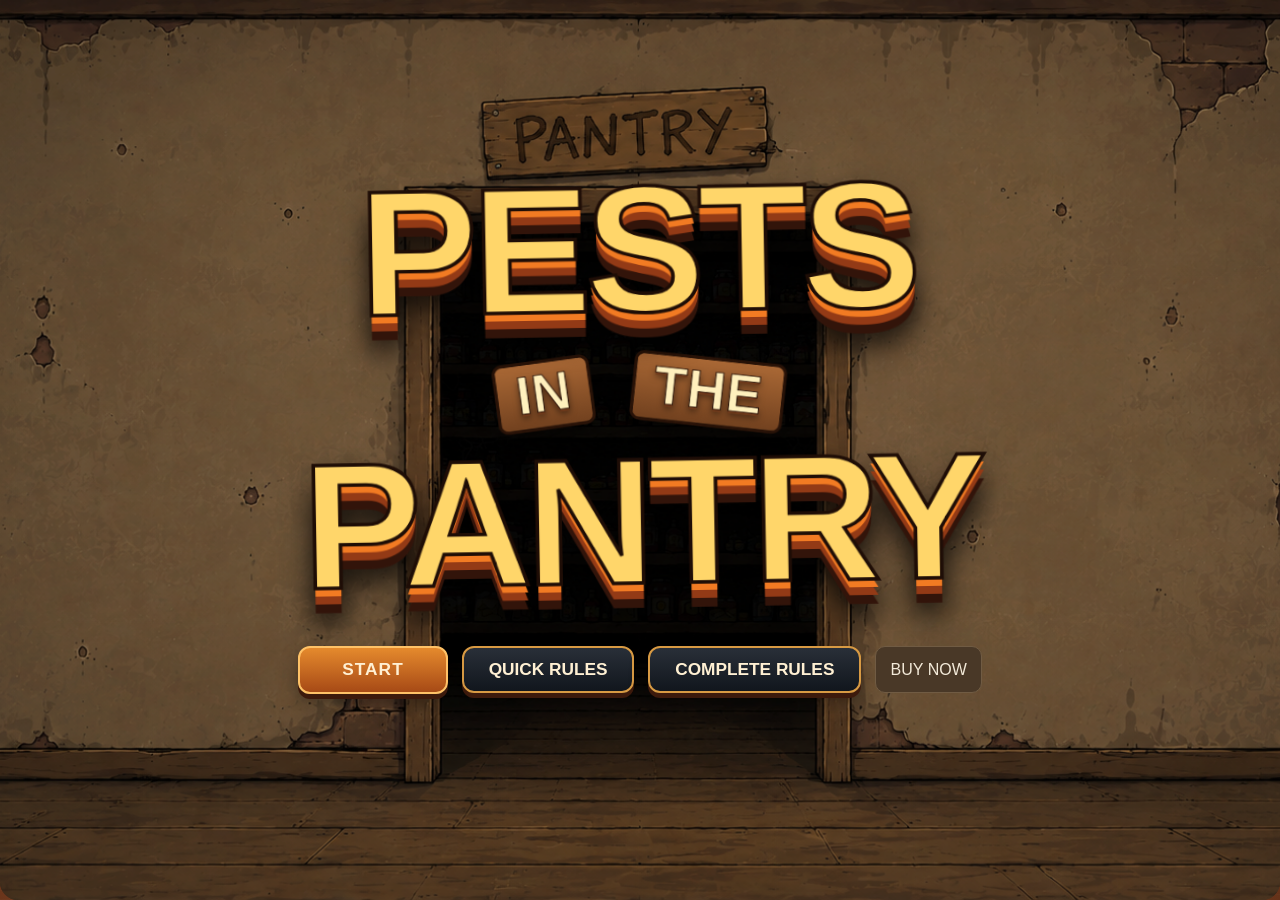
<file: index.html>
<!doctype html>
<html lang="en">
<head>
  <meta charset="utf-8" />
  <meta name="viewport" content="width=device-width,initial-scale=1" />
  <title>Pests in the Pantry</title>
  <link rel="stylesheet" href="styles.css?v=30.4" />
  <link rel="stylesheet" href="compact.css?v=30.4" />
  <link rel="icon" href="assets/cockroach-logo.png" type="image/png" />
</head>
<body class="home-mode compact-preview">
  <div id="app">
    <header class="topbar">
      <div class="brand brand-text-wrap">
        <h1 class="topbar-game-title" aria-label="Pests in the Pantry">
          <span class="topbar-main-word">PESTS</span>
          <span class="topbar-in-the"><span>IN</span><span>THE</span></span>
          <span class="topbar-main-word">PANTRY</span>
        </h1>
      </div>
      <div class="top-actions">
        <div class="audio-controls" aria-label="Audio controls">
          <button id="musicToggle" class="ghost audio-toggle" type="button" aria-pressed="true" title="Mute music"><span aria-hidden="true">♫</span><span class="audio-label">Music</span></button>
          <button id="soundToggle" class="ghost audio-toggle" type="button" aria-pressed="true" title="Mute sound effects"><span aria-hidden="true">◖</span><span class="audio-label">Sounds</span></button>
        </div>
        <div id="turnCounter" class="turn-counter hidden">Turn 1</div>
        <button id="homeBtn" class="ghost hidden">Return Home</button>
        <button id="rulesBtn" class="ghost">Rules</button>
      </div>
    </header>

    <main>
      <section id="setupScreen" class="setup-screen">
        <div id="titleIntro" class="title-intro">
          <div class="intro-logo" aria-label="Pests in the Pantry">
            <div class="intro-word intro-pests">PESTS</div>
            <div class="intro-mid-row">
              <div class="intro-word intro-in">IN</div>
              <div class="intro-word intro-the">THE</div>
            </div>
            <div class="intro-word intro-pantry">PANTRY</div>
          </div>
          <div class="intro-home-actions">
            <button id="introStartBtn" class="primary intro-start">START</button>
            <button id="introRulesBtn" class="intro-rules">QUICK RULES</button>
            <a class="intro-rules complete-rules-link" href="https://pestsinthepantry.com/game-rules">COMPLETE RULES</a>
            <button class="buy-now" onclick="window.open('https://gigglingbeangames.myshopify.com/', '_blank')">BUY NOW</button>
          </div>
        </div>
        <div id="setupPanel" class="panel setup-panel setup-panel-hidden">
        <h2>Choose Your Opponents</h2>
        <p>You vs. three bots. Choose how each opponent plays.</p>
        <div class="bot-grid">
          <div class="bot-config">
            <img id="bot1PreviewImg" class="bot-preview-img" src="assets/profile-basic.png" alt="" />
            <label>Opponent 1
              <select id="bot1">
                <option selected>Basic</option>
                <option>Expert</option>
                <option>Grandmaster</option>
              </select>
            </label>
            <p id="bot1Description" class="bot-description"></p>
          </div>
          <div class="bot-config">
            <img id="bot2PreviewImg" class="bot-preview-img" src="assets/profile-expert.png" alt="" />
            <label>Opponent 2
              <select id="bot2">
                <option>Basic</option>
                <option selected>Expert</option>
                <option>Grandmaster</option>
              </select>
            </label>
            <p id="bot2Description" class="bot-description"></p>
          </div>
          <div class="bot-config">
            <img id="bot3PreviewImg" class="bot-preview-img" src="assets/profile-basic.png" alt="" />
            <label>Opponent 3
              <select id="bot3">
                <option selected>Basic</option>
                <option>Expert</option>
                <option>Grandmaster</option>
              </select>
            </label>
            <p id="bot3Description" class="bot-description"></p>
          </div>
        </div>
        <div class="home-actions">
          <button id="startBtn" class="primary big">Start New Game</button>
          <button id="resumeBtn" class="big hidden">Resume Game</button>
        </div>
        </div>
      </section>

      <section id="gameScreen" class="hidden">
        <div class="table-layout">
          <div id="opponents" class="opponents"></div>

          <div class="center-zone panel">
            <div class="pile-wrap">
              <div>
                <div class="label">Draw</div>
                <button id="drawPile" class="pile card-back" title="Draw a card"></button>
                <div id="drawCount" class="count"></div>
              </div>
              <div class="current-pile-column">
                <div id="lastPlayedBy" class="last-played-by">Starting card</div>
                <div class="label">Current</div>
                <div id="currentCard" class="pile clickable-pile" title="View current discard history"></div>
              </div>
              <div>
                <div class="label">Trash</div>
                <button id="outPile" class="pile out-pile" title="View Trash cards"></button>
                <div id="outCount" class="count"></div>
              </div>
            </div>
            <div id="status" class="status"></div>
            <div id="actionBar" class="action-bar">
              <button id="playBtn" class="primary">Play Selected</button>
              <button id="drawBtn">Draw 1 & Pass</button>
            </div>
            <div class="play-utility-rail" aria-label="Game controls">
              <div class="utility-option-row">
                <label id="fastBotsWrap" class="fast-bots hidden"><input id="fastBotsToggle" type="checkbox" /> Skip Bot Wait Time</label>
                <button id="fastBotsInfoBtn" class="utility-info-button" type="button" aria-label="About Skip Bot Wait Time" title="About Skip Bot Wait Time">i</button>
              </div>
              <label id="showHandsWrap" class="fast-bots hidden public-cheat-control"><input id="showHandsToggle" type="checkbox" /> Show All Hands</label>
              <button id="selectWinnerBtn" class="utility-test-button hidden public-cheat-control" type="button">Select Winner</button>
            </div>
          </div>

          <div class="you panel">
            <div class="you-head">
              <div><h2>You</h2><div id="youMeta" class="meta"></div></div>
              <div id="turnBadge" class="turn-badge"></div>
            </div>
            <div class="label your-pantry-label">PANTRY</div>
            <div id="yourPantry" class="pantry-row"></div>
            <div class="hand-heading-row">
              <div class="label your-hand-label">HAND</div>
              <div class="hand-sort" aria-label="Organize Hand By">
                <span>Organize Hand By</span>
                <button id="sortColorBtn" class="sort-option" type="button">Color</button>
                <button id="sortNumberBtn" class="sort-option active" type="button">Number</button>
              </div>
            </div>
            <div id="yourHand" class="hand-row"></div>
          </div>
        </div>

        <aside class="log-panel panel">
          <div class="log-head"><h3>Game Log</h3><button id="clearLogBtn" class="ghost small">Clear</button></div>
          <div id="log" class="log"></div>
        </aside>
      </section>
    </main>
  </div>

  <div id="toast" class="toast hidden" role="status" aria-live="polite"></div>
  <div id="cardHoverTip" class="card-hover-tip hidden" role="tooltip"></div>

  <div id="modal" class="modal hidden" role="dialog" aria-modal="true" aria-label="Game dialog">
    <div class="modal-card">
      <button id="modalClose" class="modal-close" aria-label="Close dialog">×</button>
      <button id="reviewBoardBtn" type="button" class="ghost review-board-btn hidden">Review board</button>
      <div id="modalBody"></div>
    </div>
  </div>

  <button id="resumeDecisionBtn" type="button" class="primary resume-decision-btn hidden">Return to decision <span aria-hidden="true">↗</span></button>

  <script src="audio.js?v=30.4"></script>
  <script src="game.js?v=30.4"></script>


</body>
</html>
</file>
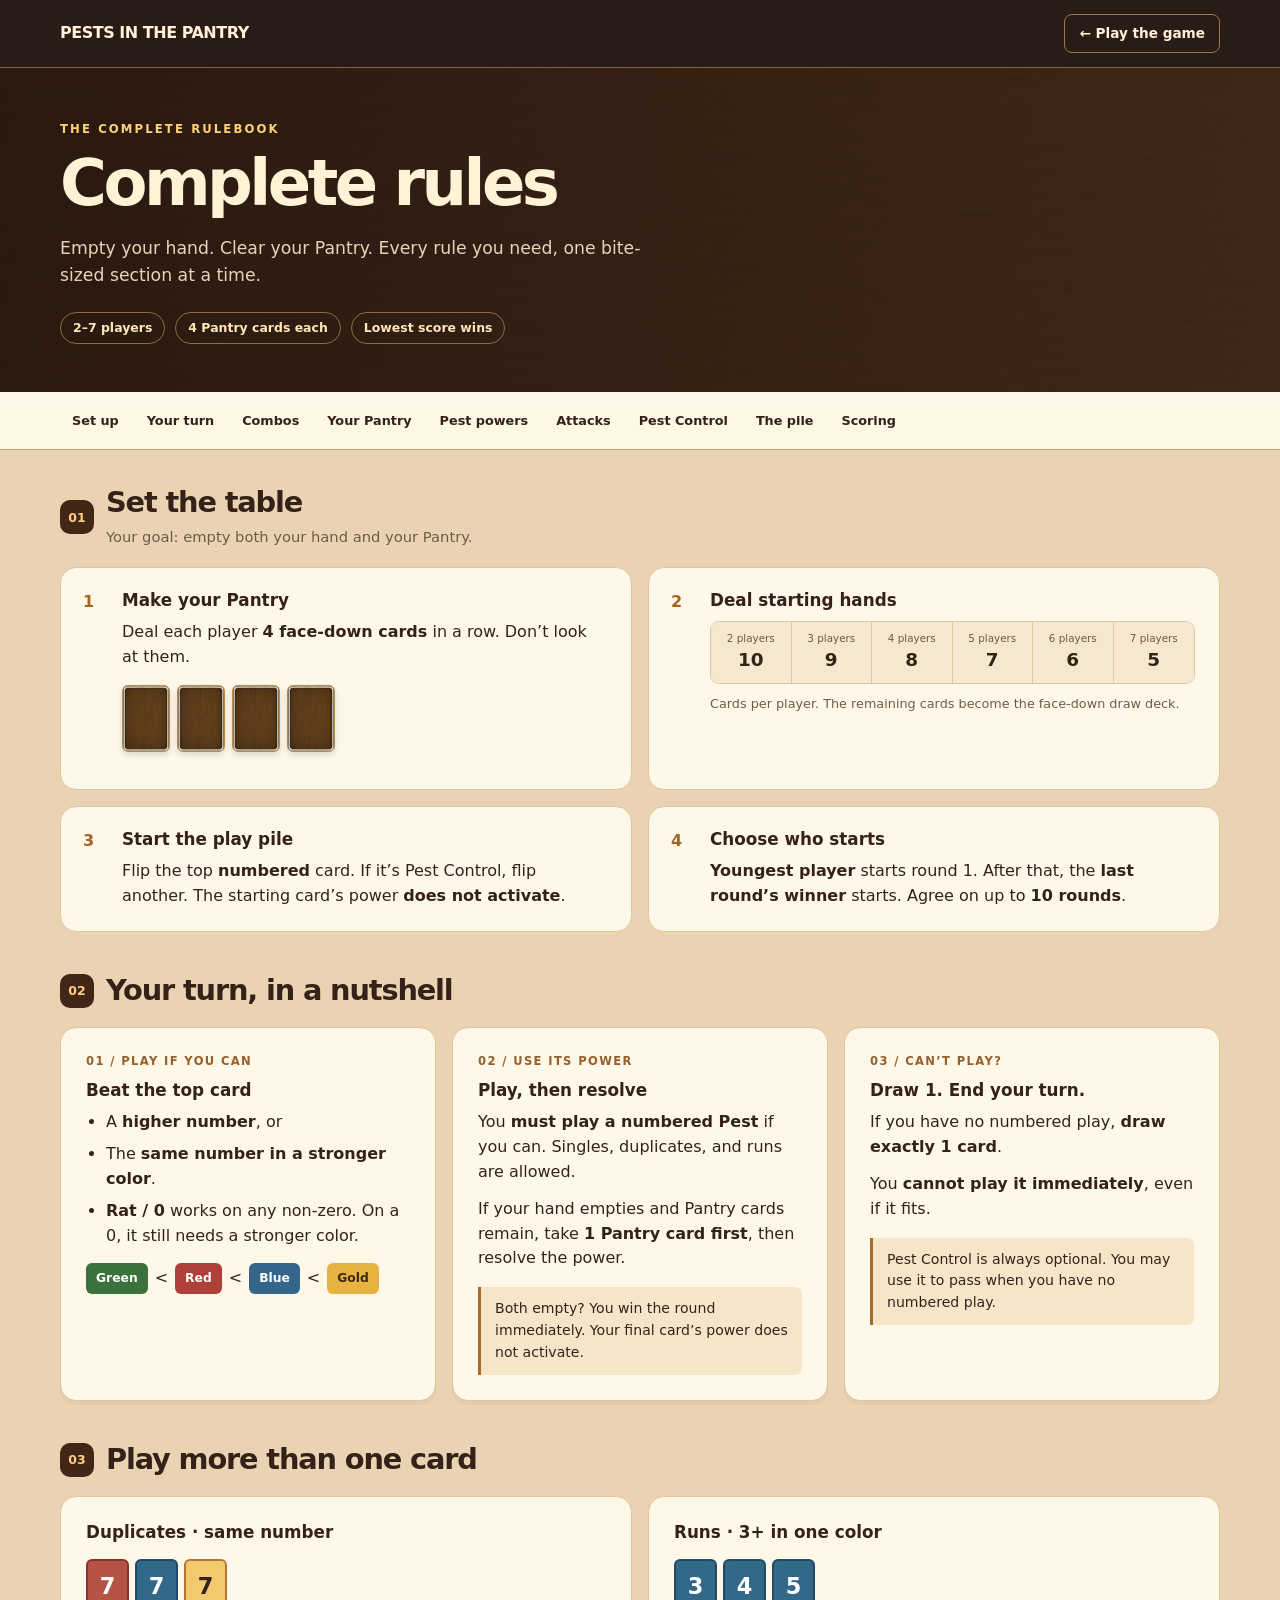
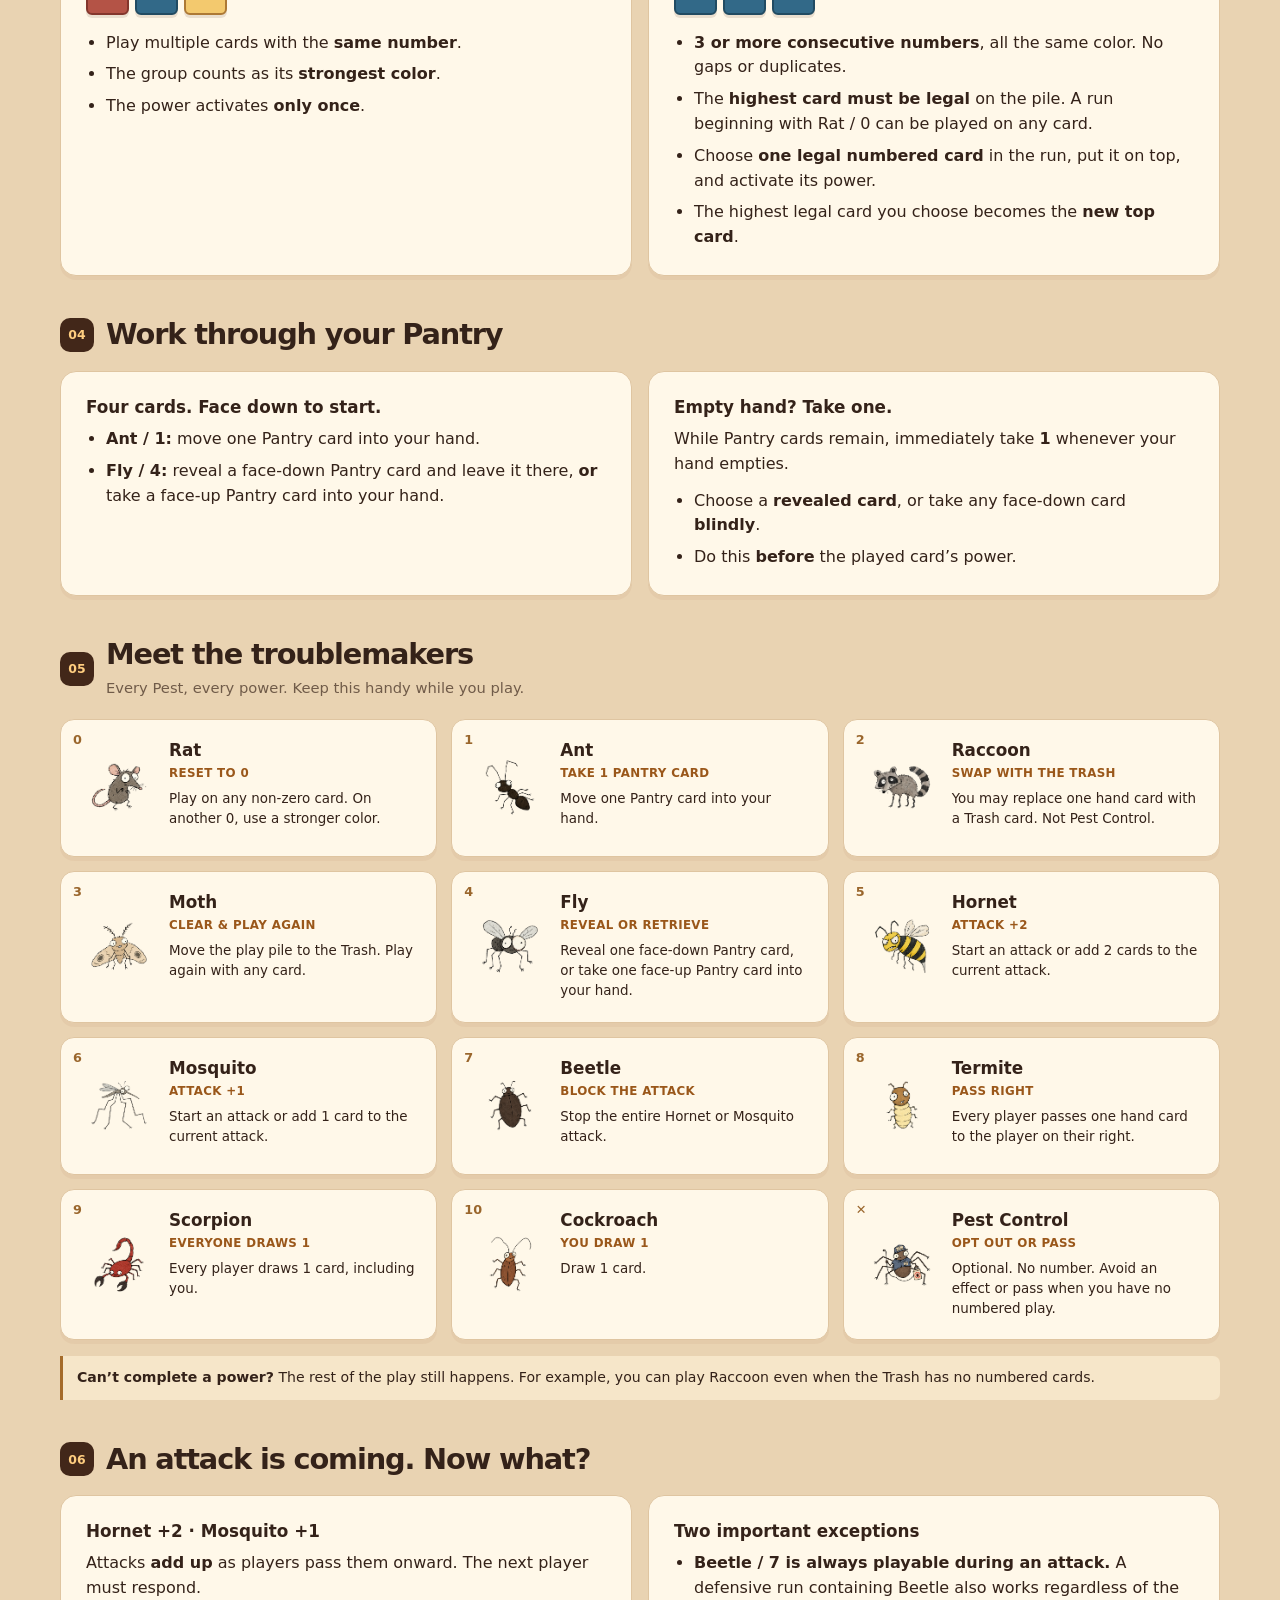
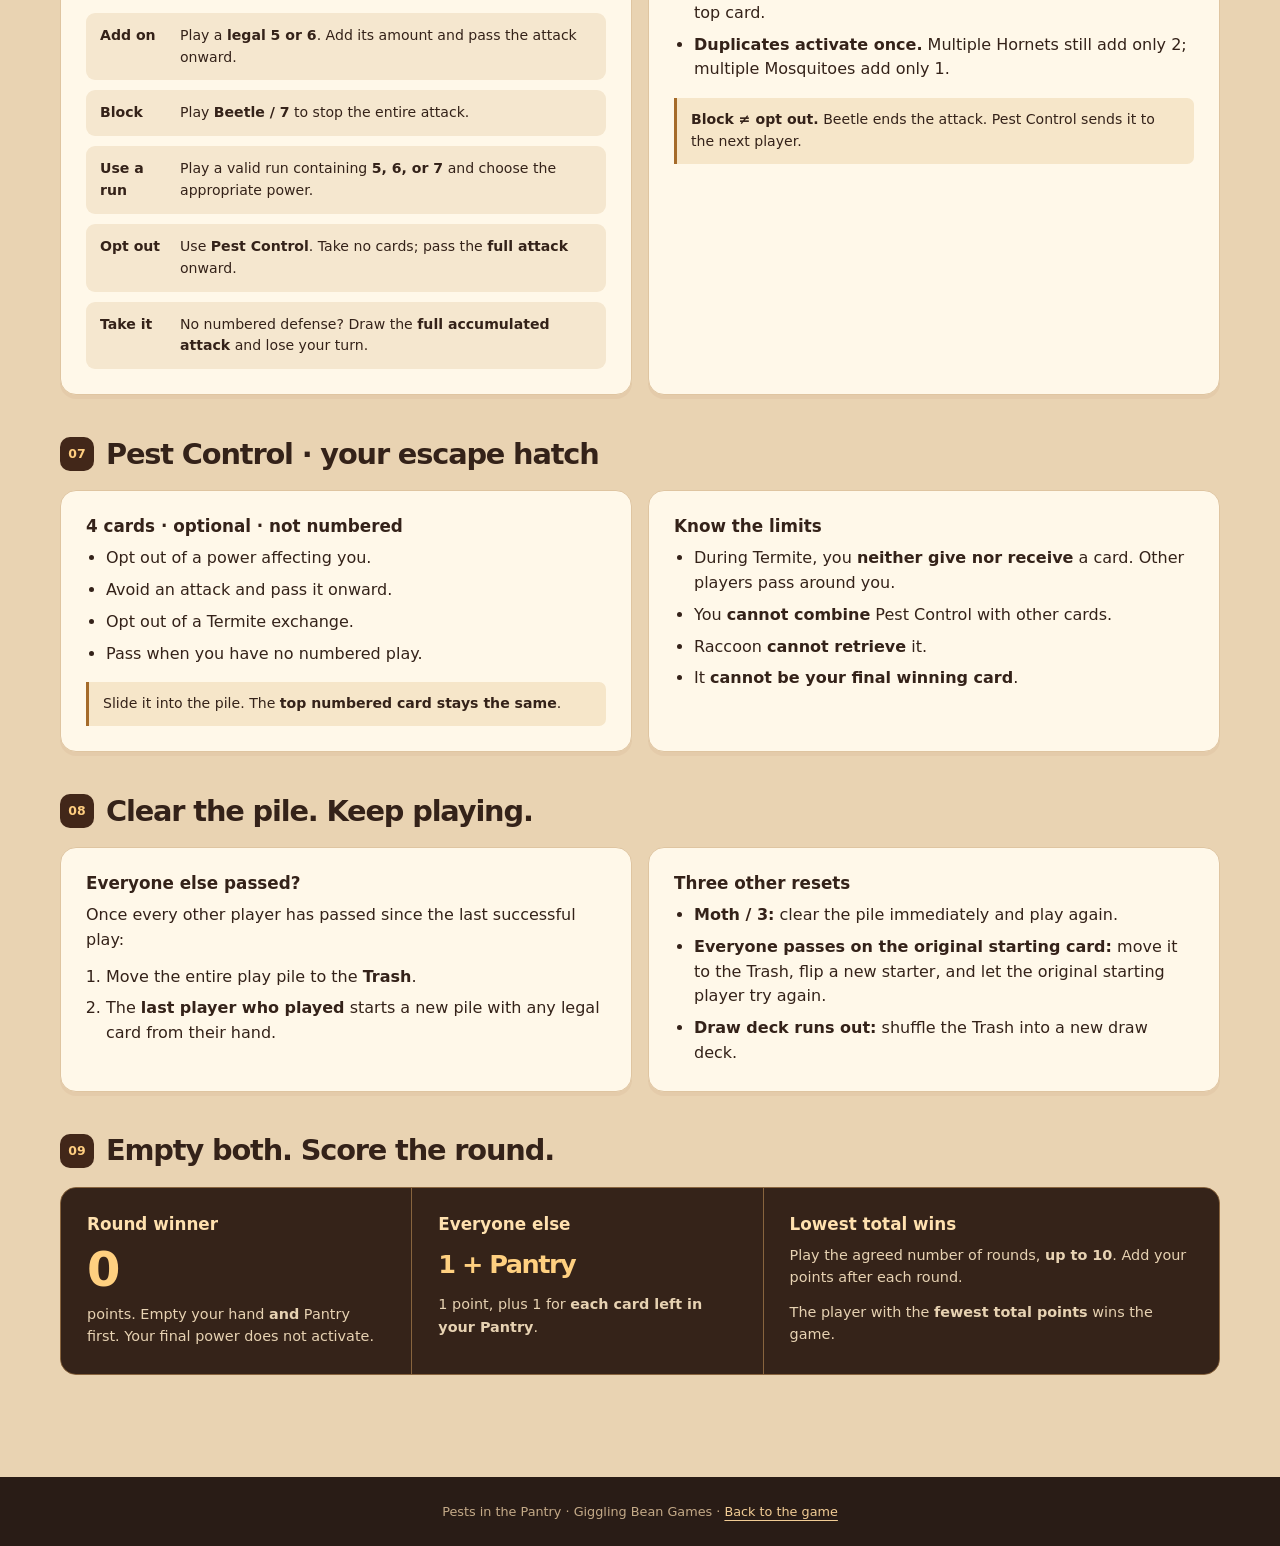
<file: game-rules/index.html>
<!doctype html>
<html lang="en"><head><meta charset="utf-8"><meta name="viewport" content="width=device-width,initial-scale=1">
<title>Complete Rules | Pests in the Pantry</title><meta name="description" content="All the Pests in the Pantry rules, made easy: setup, turns, illustrated Pest powers, attacks, and scoring.">
<link rel="icon" href="/assets/cockroach-logo.png"><style>
:root{--ink:#342219;--muted:#705b49;--paper:#fff8e9;--gold:#f3b34e;--line:#dfc5a1;--brown:#422719}
*{box-sizing:border-box}html{scroll-behavior:smooth;scroll-padding-top:90px}body{margin:0;background:#e9d3b2;color:var(--ink);font:16px/1.55 system-ui,-apple-system,sans-serif}
a{color:inherit;text-underline-offset:4px}a:focus-visible,summary:focus-visible{outline:3px solid #276e98;outline-offset:4px}.skip{position:absolute;left:12px;top:-80px;z-index:20;background:white;padding:12px}.skip:focus{top:12px}
.topbar{background:#291c16;color:#fff2d9;padding:14px max(20px,calc((100vw - 1160px)/2));display:flex;justify-content:space-between;align-items:center;gap:16px;border-bottom:1px solid #87603e}
.brand{font-weight:900;text-decoration:none;letter-spacing:-.03em}.back{border:1px solid #9d7750;border-radius:8px;padding:8px 14px;text-decoration:none;font-size:.85rem;font-weight:750;white-space:nowrap}
.hero{color:#fff3d6;background:linear-gradient(90deg,#25160fee,#342217dc),url('/assets/table-wood.png') center/cover;padding:52px max(24px,calc((100vw - 1160px)/2)) 48px;display:grid;grid-template-columns:1fr;align-items:center;gap:20px;overflow:hidden}
.eyebrow{text-transform:uppercase;letter-spacing:.18em;font-size:.73rem;font-weight:850;color:#ffd17b;margin:0 0 12px}h1{font:900 clamp(2.5rem,5vw,4.8rem)/1.04 system-ui;margin:0 0 18px;letter-spacing:-.055em}h1 span{color:#ffc46b}
.hero p:not(.eyebrow){max-width:610px;color:#e6d4ba;font-size:1.08rem;margin:0}
.facts{display:flex;gap:10px;flex-wrap:wrap;margin-top:24px}.facts span{border:1px solid #8e6b43;border-radius:30px;padding:5px 12px;font-size:.78rem;font-weight:750;color:#ffe6b9}
nav{position:sticky;top:0;z-index:5;background:#fff8e9f5;backdrop-filter:blur(10px);border-bottom:1px solid #c7a67d;display:flex;gap:4px;overflow:auto;padding:10px max(16px,calc((100vw - 1160px)/2));scrollbar-width:thin}
nav a{white-space:nowrap;font-size:.8rem;font-weight:800;text-decoration:none;padding:9px 12px;border-radius:7px}nav a:hover{background:#ecd5af}
main{max-width:1200px;padding:36px 20px 60px;margin:auto}section{margin:0 0 42px;scroll-margin-top:90px}.section-heading{display:flex;gap:12px;align-items:center;margin-bottom:19px}.step{display:grid;place-items:center;width:34px;height:34px;flex-shrink:0;background:var(--brown);color:#ffce80;border-radius:10px;font-size:.78rem;font-weight:900}
h2{font-size:1.8rem;line-height:1.15;letter-spacing:-.04em;margin:0}h3{font-size:1.05rem;margin:0 0 9px;line-height:1.25}p{margin:0 0 12px}p:last-child{margin-bottom:0}.sub{color:var(--muted);font-size:.92rem;margin:6px 0 0}
.panel{background:var(--paper);border:1px solid var(--line);border-radius:16px;padding:25px;box-shadow:0 4px 0 #af805d18}.grid{display:grid;grid-template-columns:1fr 1fr;gap:16px}.three{grid-template-columns:repeat(3,1fr)}
ul,ol{padding-left:20px;margin:0}li{margin:7px 0}li:last-child{margin-bottom:0}strong{font-weight:850}.note{background:#f6e6c9;border-left:3px solid #a56b2a;border-radius:0 7px 7px 0;padding:11px 14px;font-size:.88rem;margin-top:16px}
.setup-steps{list-style:none;padding:0;counter-reset:setup;display:grid;gap:16px;grid-template-columns:1fr 1fr}.setup-steps>li{counter-increment:setup;margin:0;background:var(--paper);border:1px solid var(--line);border-radius:16px;padding:22px 24px 22px 61px;position:relative}.setup-steps>li:before{content:counter(setup);position:absolute;left:22px;top:22px;font-weight:900;color:#a16623}
.hand-table{display:grid;grid-template-columns:repeat(6,1fr);text-align:center;border:1px solid var(--line);border-radius:9px;overflow:hidden;margin:10px 0}.hand-table div{padding:8px 3px;background:#f6e8cf;border-right:1px solid var(--line)}.hand-table div:last-child{border:0}.hand-table span{display:block;font-size:.65rem;color:#71573e}.hand-table b{font-size:1.15rem}.small{font-size:.8rem;color:var(--muted)}
.turn-number{font-size:.72rem;color:#95602b;text-transform:uppercase;letter-spacing:.12em;font-weight:900;margin-bottom:10px}.colors{display:flex;gap:7px;align-items:center;flex-wrap:wrap;margin-top:15px}.chip{font-size:.77rem;padding:6px 10px;border-radius:6px;font-weight:850;color:white}.green{background:#3b713b}.red{background:#af4039}.blue{background:#33668a}.gold{background:#e7b340;color:#3d2a0d}
.example{display:flex;gap:6px;margin:16px 0}.mini{border:2px solid #ad7935;background:#f3c96e;width:43px;height:56px;border-radius:6px;display:grid;place-items:center;font-size:1.4rem;font-weight:900;box-shadow:0 3px 0 #58341c20}.mini.blue{background:#326988;border-color:#214b62;color:white}.mini.red{background:#b45346;border-color:#83362c;color:white}
.pantry-row{display:flex;gap:7px;margin:15px 0}.pantry-row img{width:48px;height:67px;object-fit:cover;border-radius:6px;border:1px solid #ba8b47;box-shadow:0 3px 6px #0002}
.powers{display:grid;grid-template-columns:repeat(3,1fr);gap:14px}.pest-card{position:relative;background:var(--paper);border:1px solid var(--line);border-radius:14px;padding:20px;display:grid;grid-template-columns:76px 1fr;gap:12px;align-items:start;box-shadow:0 4px 0 #af805d18}.pest-card img{width:76px;height:96px;object-fit:contain;align-self:center}.card-number{position:absolute;left:12px;top:10px;color:#9a662c;font-size:.8rem;font-weight:900}.pest-card h3{margin-bottom:3px}.power{color:#9a571a;font-size:.74rem;font-weight:900;text-transform:uppercase;letter-spacing:.03em;margin-bottom:7px}.pest-card p:last-child{font-size:.84rem;line-height:1.5}
.attack-options{display:grid;gap:10px}.attack-options div{display:flex;gap:12px;align-items:flex-start;background:#f5e7cf;border-radius:9px;padding:12px 14px}.attack-options b{flex:0 0 68px;font-size:.88rem}.attack-options span{font-size:.88rem}
.score{display:grid;grid-template-columns:1fr 1fr 1.3fr;gap:1px;background:#88643e;border:1px solid #88643e;border-radius:16px;overflow:hidden}.score>div{background:#352319;color:#fff0d5;padding:26px}.score .big{font-size:3rem;font-weight:900;line-height:1;color:#ffd080;letter-spacing:-.06em;margin:10px 0}.score h3{color:#ffe1af}.score p{font-size:.9rem;color:#e7d2b2}.score .formula{font-size:1.6rem;line-height:1.5}
footer{text-align:center;background:#291c16;color:#c4aa88;padding:25px;font-size:.8rem}footer a{color:#f1cc95}
@media(max-width:950px){.powers{grid-template-columns:1fr 1fr}.three{grid-template-columns:1fr}.hero{grid-template-columns:1fr}.score{grid-template-columns:1fr 1fr}.score>div:last-child{grid-column:1/-1}}
@media(max-width:600px){body{font-size:15px}.topbar{padding:12px 16px}.brand{font-size:.85rem}.back{font-size:.73rem;padding:7px 10px}.hero{padding:30px 20px;grid-template-columns:1fr;position:relative}.hero p:not(.eyebrow){font-size:.95rem}.facts{margin-top:19px}main{padding:25px 14px 36px}section{margin-bottom:30px}h2{font-size:1.55rem}.grid,.setup-steps,.powers{grid-template-columns:1fr}.panel{padding:20px}.setup-steps>li{padding:19px 18px 19px 49px}.setup-steps>li:before{left:19px;top:19px}.pest-card{grid-template-columns:70px 1fr;padding:18px}.pest-card img{width:70px;height:80px}.pest-card p:last-child{font-size:.9rem}.score>div{padding:20px}.score .big{font-size:2.5rem}.score .formula{font-size:1.3rem}nav{padding:8px 10px}nav a{padding:8px 10px}}
@media(prefers-reduced-motion:reduce){html{scroll-behavior:auto}}
@media print{body{background:white;color:black}.topbar,nav,.hero{background:none;color:black;padding:15px}.hero p:not(.eyebrow),h1 span{color:black}main{padding:0}.panel,.pest-card,.setup-steps>li{box-shadow:none;break-inside:avoid}section{break-inside:auto}.score>div{background:white;color:black}.score p,.score h3,.score .big{color:black}}
</style></head><body><a class="skip" href="#rules">Skip to rules</a>
<header class="topbar"><a class="brand" href="/">PESTS IN THE PANTRY</a><a class="back" href="/">← Play the game</a></header>
<div class="hero"><div><p class="eyebrow">The complete rulebook</p><h1>Complete rules</h1><p>Empty your hand. Clear your Pantry. Every rule you need, one bite-sized section at a time.</p><div class="facts"><span>2–7 players</span><span>4 Pantry cards each</span><span>Lowest score wins</span></div></div></div>
<nav aria-label="Rulebook sections"><a href="#setup">Set up</a><a href="#turn">Your turn</a><a href="#combos">Combos</a><a href="#pantry">Your Pantry</a><a href="#powers">Pest powers</a><a href="#attacks">Attacks</a><a href="#control">Pest Control</a><a href="#pile">The pile</a><a href="#scoring">Scoring</a></nav>
<main id="rules">
<section id="setup"><div class="section-heading"><span class="step">01</span><div><h2>Set the table</h2><p class="sub">Your goal: empty both your hand and your Pantry.</p></div></div>
<ol class="setup-steps"><li><h3>Make your Pantry</h3><p>Deal each player <strong>4 face-down cards</strong> in a row. Don’t look at them.</p><div class="pantry-row" aria-hidden="true"><img src="/assets/card-back.png" alt=""><img src="/assets/card-back.png" alt=""><img src="/assets/card-back.png" alt=""><img src="/assets/card-back.png" alt=""></div></li>
<li><h3>Deal starting hands</h3><div class="hand-table" aria-label="Starting hand size"><div><span>2 players</span><b>10</b></div><div><span>3 players</span><b>9</b></div><div><span>4 players</span><b>8</b></div><div><span>5 players</span><b>7</b></div><div><span>6 players</span><b>6</b></div><div><span>7 players</span><b>5</b></div></div><p class="small">Cards per player. The remaining cards become the face-down draw deck.</p></li>
<li><h3>Start the play pile</h3><p>Flip the top <strong>numbered</strong> card. If it’s Pest Control, flip another. The starting card’s power <strong>does not activate</strong>.</p></li>
<li><h3>Choose who starts</h3><p><strong>Youngest player</strong> starts round 1. After that, the <strong>last round’s winner</strong> starts. Agree on up to <strong>10 rounds</strong>.</p></li></ol></section>
<section id="turn"><div class="section-heading"><span class="step">02</span><h2>Your turn, in a nutshell</h2></div><div class="grid three">
<div class="panel"><p class="turn-number">01 / Play if you can</p><h3>Beat the top card</h3><ul><li>A <strong>higher number</strong>, or</li><li>The <strong>same number in a stronger color</strong>.</li><li><strong>Rat / 0</strong> works on any non-zero. On a 0, it still needs a stronger color.</li></ul><div class="colors" aria-label="Color strength, weakest to strongest"><span class="chip green">Green</span> &lt; <span class="chip red">Red</span> &lt; <span class="chip blue">Blue</span> &lt; <span class="chip gold">Gold</span></div></div>
<div class="panel"><p class="turn-number">02 / Use its power</p><h3>Play, then resolve</h3><p>You <strong>must play a numbered Pest</strong> if you can. Singles, duplicates, and runs are allowed.</p><p>If your hand empties and Pantry cards remain, take <strong>1 Pantry card first</strong>, then resolve the power.</p><p class="note">Both empty? You win the round immediately. Your final card’s power does not activate.</p></div>
<div class="panel"><p class="turn-number">03 / Can’t play?</p><h3>Draw 1. End your turn.</h3><p>If you have no numbered play, <strong>draw exactly 1 card</strong>.</p><p>You <strong>cannot play it immediately</strong>, even if it fits.</p><p class="note">Pest Control is always optional. You may use it to pass when you have no numbered play.</p></div></div></section>
<section id="combos"><div class="section-heading"><span class="step">03</span><h2>Play more than one card</h2></div><div class="grid">
<div class="panel"><h3>Duplicates · same number</h3><div class="example" aria-hidden="true"><span class="mini red">7</span><span class="mini blue">7</span><span class="mini">7</span></div><ul><li>Play multiple cards with the <strong>same number</strong>.</li><li>The group counts as its <strong>strongest color</strong>.</li><li>The power activates <strong>only once</strong>.</li></ul></div>
<div class="panel"><h3>Runs · 3+ in one color</h3><div class="example" aria-hidden="true"><span class="mini blue">3</span><span class="mini blue">4</span><span class="mini blue">5</span></div><ul><li><strong>3 or more consecutive numbers</strong>, all the same color. No gaps or duplicates.</li><li>The <strong>highest card must be legal</strong> on the pile. A run beginning with Rat / 0 can be played on any card.</li><li>Choose <strong>one legal numbered card</strong> in the run, put it on top, and activate its power.</li><li>The highest legal card you choose becomes the <strong>new top card</strong>.</li></ul></div></div></section>
<section id="pantry"><div class="section-heading"><span class="step">04</span><h2>Work through your Pantry</h2></div><div class="grid">
<div class="panel"><h3>Four cards. Face down to start.</h3><ul><li><strong>Ant / 1:</strong> move one Pantry card into your hand.</li><li><strong>Fly / 4:</strong> reveal a face-down Pantry card and leave it there, <strong>or</strong> take a face-up Pantry card into your hand.</li></ul></div>
<div class="panel"><h3>Empty hand? Take one.</h3><p>While Pantry cards remain, immediately take <strong>1</strong> whenever your hand empties.</p><ul><li>Choose a <strong>revealed card</strong>, or take any face-down card <strong>blindly</strong>.</li><li>Do this <strong>before</strong> the played card’s power.</li></ul></div></div></section>
<section id="powers"><div class="section-heading"><span class="step">05</span><div><h2>Meet the troublemakers</h2><p class="sub">Every Pest, every power. Keep this handy while you play.</p></div></div><div class="powers"><article class="pest-card"><span class="card-number">0</span><img src="/assets/pests/rat.png" alt="" loading="lazy" width="112" height="112"><div><h3>Rat</h3><p class="power">Reset to 0</p><p>Play on any non-zero card. On another 0, use a stronger color.</p></div></article><article class="pest-card"><span class="card-number">1</span><img src="/assets/pests/ant.png" alt="" loading="lazy" width="112" height="112"><div><h3>Ant</h3><p class="power">Take 1 Pantry card</p><p>Move one Pantry card into your hand.</p></div></article><article class="pest-card"><span class="card-number">2</span><img src="/assets/pests/raccoon.png" alt="" loading="lazy" width="112" height="112"><div><h3>Raccoon</h3><p class="power">Swap with the Trash</p><p>You may replace one hand card with a Trash card. Not Pest Control.</p></div></article><article class="pest-card"><span class="card-number">3</span><img src="/assets/pests/moth.png" alt="" loading="lazy" width="112" height="112"><div><h3>Moth</h3><p class="power">Clear & play again</p><p>Move the play pile to the Trash. Play again with any card.</p></div></article><article class="pest-card"><span class="card-number">4</span><img src="/assets/pests/fly.png" alt="" loading="lazy" width="112" height="112"><div><h3>Fly</h3><p class="power">Reveal or retrieve</p><p>Reveal one face-down Pantry card, or take one face-up Pantry card into your hand.</p></div></article><article class="pest-card"><span class="card-number">5</span><img src="/assets/pests/hornet.png" alt="" loading="lazy" width="112" height="112"><div><h3>Hornet</h3><p class="power">Attack +2</p><p>Start an attack or add 2 cards to the current attack.</p></div></article><article class="pest-card"><span class="card-number">6</span><img src="/assets/pests/mosquito.png" alt="" loading="lazy" width="112" height="112"><div><h3>Mosquito</h3><p class="power">Attack +1</p><p>Start an attack or add 1 card to the current attack.</p></div></article><article class="pest-card"><span class="card-number">7</span><img src="/assets/pests/beetle.png" alt="" loading="lazy" width="112" height="112"><div><h3>Beetle</h3><p class="power">Block the attack</p><p>Stop the entire Hornet or Mosquito attack.</p></div></article><article class="pest-card"><span class="card-number">8</span><img src="/assets/pests/termite.png" alt="" loading="lazy" width="112" height="112"><div><h3>Termite</h3><p class="power">Pass right</p><p>Every player passes one hand card to the player on their right.</p></div></article><article class="pest-card"><span class="card-number">9</span><img src="/assets/pests/scorpion.png" alt="" loading="lazy" width="112" height="112"><div><h3>Scorpion</h3><p class="power">Everyone draws 1</p><p>Every player draws 1 card, including you.</p></div></article><article class="pest-card"><span class="card-number">10</span><img src="/assets/pests/cockroach.png" alt="" loading="lazy" width="112" height="112"><div><h3>Cockroach</h3><p class="power">You draw 1</p><p>Draw 1 card.</p></div></article><article class="pest-card"><span class="card-number">✕</span><img src="/assets/pests/spider.png" alt="" loading="lazy" width="112" height="112"><div><h3>Pest Control</h3><p class="power">Opt out or pass</p><p>Optional. No number. Avoid an effect or pass when you have no numbered play.</p></div></article></div><p class="note"><strong>Can’t complete a power?</strong> The rest of the play still happens. For example, you can play Raccoon even when the Trash has no numbered cards.</p></section>
<section id="attacks"><div class="section-heading"><span class="step">06</span><h2>An attack is coming. Now what?</h2></div><div class="grid"><div class="panel"><h3>Hornet +2 · Mosquito +1</h3><p>Attacks <strong>add up</strong> as players pass them onward. The next player must respond.</p><div class="attack-options"><div><b>Add on</b><span>Play a <strong>legal 5 or 6</strong>. Add its amount and pass the attack onward.</span></div><div><b>Block</b><span>Play <strong>Beetle / 7</strong> to stop the entire attack.</span></div><div><b>Use a run</b><span>Play a valid run containing <strong>5, 6, or 7</strong> and choose the appropriate power.</span></div><div><b>Opt out</b><span>Use <strong>Pest Control</strong>. Take no cards; pass the <strong>full attack</strong> onward.</span></div><div><b>Take it</b><span>No numbered defense? Draw the <strong>full accumulated attack</strong> and lose your turn.</span></div></div></div>
<div class="panel"><h3>Two important exceptions</h3><ul><li><strong>Beetle / 7 is always playable during an attack.</strong> A defensive run containing Beetle also works regardless of the top card.</li><li><strong>Duplicates activate once.</strong> Multiple Hornets still add only 2; multiple Mosquitoes add only 1.</li></ul><p class="note"><strong>Block ≠ opt out.</strong> Beetle ends the attack. Pest Control sends it to the next player.</p></div></div></section>
<section id="control"><div class="section-heading"><span class="step">07</span><h2>Pest Control · your escape hatch</h2></div><div class="grid"><div class="panel"><h3>4 cards · optional · not numbered</h3><ul><li>Opt out of a power affecting you.</li><li>Avoid an attack and pass it onward.</li><li>Opt out of a Termite exchange.</li><li>Pass when you have no numbered play.</li></ul><p class="note">Slide it into the pile. The <strong>top numbered card stays the same</strong>.</p></div>
<div class="panel"><h3>Know the limits</h3><ul><li>During Termite, you <strong>neither give nor receive</strong> a card. Other players pass around you.</li><li>You <strong>cannot combine</strong> Pest Control with other cards.</li><li>Raccoon <strong>cannot retrieve</strong> it.</li><li>It <strong>cannot be your final winning card</strong>.</li></ul></div></div></section>
<section id="pile"><div class="section-heading"><span class="step">08</span><h2>Clear the pile. Keep playing.</h2></div><div class="grid"><div class="panel"><h3>Everyone else passed?</h3><p>Once every other player has passed since the last successful play:</p><ol><li>Move the entire play pile to the <strong>Trash</strong>.</li><li>The <strong>last player who played</strong> starts a new pile with any legal card from their hand.</li></ol></div>
<div class="panel"><h3>Three other resets</h3><ul><li><strong>Moth / 3:</strong> clear the pile immediately and play again.</li><li><strong>Everyone passes on the original starting card:</strong> move it to the Trash, flip a new starter, and let the original starting player try again.</li><li><strong>Draw deck runs out:</strong> shuffle the Trash into a new draw deck.</li></ul></div></div></section>
<section id="scoring"><div class="section-heading"><span class="step">09</span><h2>Empty both. Score the round.</h2></div><div class="score"><div><h3>Round winner</h3><p class="big">0</p><p>points. Empty your hand <strong>and</strong> Pantry first. Your final power does not activate.</p></div><div><h3>Everyone else</h3><p class="big formula">1 + Pantry</p><p>1 point, plus 1 for <strong>each card left in your Pantry</strong>.</p></div><div><h3>Lowest total wins</h3><p>Play the agreed number of rounds, <strong>up to 10</strong>. Add your points after each round.</p><p>The player with the <strong>fewest total points</strong> wins the game.</p></div></div></section>
</main><footer>Pests in the Pantry · Giggling Bean Games · <a href="/">Back to the game</a></footer></body></html>
</file>
<file: styles.css>
:root{
  --bg:#17130f;--wood:#2b2118;--panel:#33281f;--panel2:#201913;--ink:#f3ead9;--muted:#b8aa97;--accent:#d7b86a;--danger:#d77261;
  --bronze:#b87333;--silver:#c9c9c6;--gold:#b88b34;
}
*{box-sizing:border-box}body{margin:0;color:var(--ink);font-family:Georgia,"Times New Roman",serif;min-height:100vh;}
button,select{font:inherit}button{cursor:pointer;border:1px solid #705b43;background:#493827;color:var(--ink);padding:.6rem .9rem;border-radius:10px}button:hover:not(:disabled){filter:brightness(1.12)}button:disabled{opacity:.35;cursor:not-allowed}.primary{background:#8a6332;border-color:#c29a57;font-weight:700}.big{padding:.8rem 2rem;font-size:1.1rem}.ghost{background:transparent}.small{padding:.25rem .55rem}.hidden{display:none!important}
.topbar{display:flex;justify-content:space-between;align-items:center;top:0;z-index:10;}.brand{display:flex;}.topbar h1{letter-spacing:.02em;}.top-actions{display:flex;gap:8px;align-items:center}.turn-counter{text-align:center;padding:.55rem .8rem;border-radius:10px;border:1px solid #9a7848;background:#251c15;color:#f3d48d;font-weight:700;letter-spacing:.04em;}
.audio-controls{display:flex;gap:6px;align-items:center}.audio-toggle{display:flex;align-items:center;gap:5px;padding:.46rem .62rem;font:700 .74rem/1 Arial,sans-serif;color:#ead9b8;border-color:#705b43}.audio-toggle>span:first-child{font-size:1rem}.audio-toggle.muted{opacity:.52;text-decoration:line-through}.audio-toggle:focus-visible{outline:2px solid #f3d48d;outline-offset:2px}
main{margin:auto;}.panel{background:linear-gradient(180deg,rgba(56,43,33,.97),rgba(37,29,22,.97));border:1px solid #66503b;border-radius:16px;box-shadow:0 16px 36px rgba(0,0,0,.23)}.setup-panel{max-width:720px;margin:8vh auto;padding:32px;text-align:center}.bot-grid{display:grid;grid-template-columns:repeat(3,1fr);gap:12px;margin:24px 0}.bot-grid label{display:grid;gap:7px;text-align:left;color:var(--muted)}select{background:#201913;color:var(--ink);border:1px solid #6e5742;border-radius:8px;padding:9px}.tiny{font-size:.82rem;color:var(--muted)}
.table-layout{display:grid;grid-template-rows:auto auto auto;}.opponents{display:grid;}.opp-head{display:flex;justify-content:space-between;gap:8px}.opp-name{font-weight:700}.meta{color:var(--muted);font-size:.88rem}.mini-hand{display:flex;margin-top:8px;}.mini-card{background:linear-gradient(135deg,#463526,#221a14);border:1px solid #755d46;}.known-card{height:58px;}
.center-zone{display:grid;gap:12px;justify-items:center;}.pile-wrap{display:grid;text-align:center;}.pile-wrap>div{justify-items:center;}.current-pile-column{justify-items:center;}.current-pile-column .pile{margin-inline:auto}.label{text-transform:uppercase;letter-spacing:.12em;font-size:.72rem;color:var(--muted);margin-bottom:6px}.pile{border-radius:12px;border:1px solid #7b644d;display:flex;align-items:center;justify-content:center;background:#1d1712;}.card-back:after{letter-spacing:.16em;font-weight:bold;}.out-pile{background:linear-gradient(145deg,#554231,#2b2119);position:relative}.out-pile:after{font-weight:700;font-size:1.3rem;}.count{color:var(--muted);font-size:.8rem;margin-top:4px}.status{text-align:center;}.action-bar{display:flex;gap:8px;flex-wrap:wrap;justify-content:center}
.you-head{display:flex;justify-content:space-between;align-items:center}.you h2{margin:.1rem 0}.turn-badge{padding:6px 10px;border-radius:999px;background:#1d1814;color:var(--muted);font-size:.8rem}.turn-badge.active{background:#73572e;color:#fff0bd}.pantry-row,.hand-row{display:flex;gap:8px;flex-wrap:wrap;min-height:128px}.hand-row{padding-top:6px}.hand-heading-row{display:flex;align-items:end;gap:16px;margin-top:8px;}.hand-heading-row>.label{margin-bottom:6px}.hand-sort{display:flex;align-items:center;gap:6px;font-family:Arial,sans-serif;font-size:.76rem;color:var(--muted);margin-bottom:4px}.hand-sort span{margin-right:2px}.sort-option{padding:.28rem .55rem;border-radius:999px;background:#241c16;border-color:#69533f;color:var(--muted);font-size:.75rem}.sort-option.active{background:#8a6332;border-color:#c29a57;color:#fff3d0;font-weight:700}
.game-card{width:86px;border:2px solid #1d1713;position:relative;box-shadow:0 5px 12px rgba(0,0,0,.25);background:#eee;color:#17120f;user-select:none;transition:.12s transform,.12s box-shadow;}.game-card .num{position:absolute;left:7px;font-weight:700;}.game-card .pest{position:absolute;top:23px;text-align:center;font-weight:700;}.game-card .icon{position:absolute;inset:39px 8px 23px;place-items:center;font-size:2.2rem;}.game-card .effect{position:absolute;font-size:.54rem;line-height:1.08;font-family:Arial,sans-serif;}.bronze{background:linear-gradient(145deg,#e2b47d 0%,#c4864d 38%,#a96532 70%,#d39a5e 100%)}.silver{background:linear-gradient(145deg,#faf9f5 0%,#ddddda 32%,#b9b9b6 58%,#eeeeeb 82%,#c7c7c3 100%)}.gold{background:linear-gradient(#d7b55e,#aa7d2d)}.spider-card{background:linear-gradient(#777,#222);color:white}.face-down{color:#e1cba8;}.face-down .num,.face-down .pest,.face-down .effect{display:none}
.log-panel{margin-top:14px;}.log-head{display:flex;justify-content:space-between;align-items:center}.log-head h3{margin:0}.log{overflow:auto;background:#17120e;border-radius:10px;padding:10px;font-family:Arial,sans-serif;font-size:.82rem;color:#d8ccbd;}
.modal{position:fixed;inset:0;background:rgba(0,0,0,.68);display:grid;place-items:center;padding:20px;z-index:50}.modal-card{position:relative;border-radius:16px;max-width:900px;width:min(900px,96vw);max-height:88vh;overflow:auto;padding:24px;}.modal-close{position:absolute;right:12px;top:10px;background:transparent;border:0;font-size:1.6rem}.choice-grid{display:flex;gap:10px;flex-wrap:wrap}.rules{line-height:1.45}.rules h2,.rules h3{color:#f3d48d}.rules table{width:100%;border-collapse:collapse}.rules td,.rules th{padding:7px;border-bottom:1px solid #5d4937;text-align:left}
@media(max-width:760px){.opponents{grid-template-columns:1fr}.bot-grid{grid-template-columns:1fr}.pile-wrap{gap:14px}.game-card{width:74px;height:106px}.hand-row,.pantry-row{gap:5px}.topbar{padding:12px}.topbar h1{font-size:1.2rem}}

@media(max-width:700px){.turn-counter{min-width:72px;padding:.45rem .6rem}}
@media(max-width:700px){.audio-label{display:none}.audio-toggle{padding:.43rem .55rem}.top-actions{gap:5px}}

/* Interaction + animation polish */
.last-played-by {
  min-height: 18px;
  margin-bottom: 4px;
  
  
  font-family: Arial, sans-serif;
  text-align: center;
}
.clickable-pile { cursor: pointer; }
.clickable-pile:hover { outline: 2px solid rgba(215,184,106,.55); }
.flying-card {
  position: fixed !important;
  z-index: 200;
  pointer-events: none;
  margin: 0 !important;
  transform-origin: center center;
  transition: transform .48s cubic-bezier(.2,.75,.2,1), opacity .48s ease;
  will-change: transform, opacity;
}

.out-groups { display: grid; gap: 18px; }
.out-group h3 { margin: 0 0 8px; color: #f3d48d; }
.out-card-grid { display: flex; gap: 8px; flex-wrap: wrap; }
.history-list { display: grid; gap: 10px; margin-top: 12px; }
.history-entry {
  padding: 10px 12px;
  border: 1px solid #5d4937;
  border-radius: 10px;
  background: #201913;
}
.history-entry .history-meta { font-size: .74rem; color: var(--muted); margin-bottom: 7px; font-family: Arial, sans-serif; }
.history-cards { display: flex; gap: 6px; flex-wrap: wrap; }
.history-cards .game-card {  height: 82px; }
.history-cards .game-card .pest { font-size: .58rem; top: 19px; }
.history-cards .game-card .icon { inset: 31px 6px 16px; font-size: 1.45rem; }
.history-cards .game-card .effect { display: none; }
.history-cards .game-card .num { font-size: .9rem; }

.end-game-message{margin:0 0 26px;}


.end-game-modal h2{margin-bottom:14px;}

.toast{
  position:fixed;
  left:50%;
  bottom:28px;
  transform:translate(-50%,10px);
  z-index:300;
  max-width:min(520px,90vw);
  padding:11px 16px;
  border-radius:10px;
  border:1px solid #a36b55;
  background:#2b1c17;
  color:#ffe7d8;
  font-family:Arial,sans-serif;
  font-size:.9rem;
  box-shadow:0 10px 30px rgba(0,0,0,.4);
  opacity:0;
  transition:opacity .18s ease,transform .18s ease;
  pointer-events:none;
}
.toast.show{opacity:1;transform:translate(-50%,0);}


/* v7 home + prompt polish */
.setup-screen{
  min-height:calc(100vh - 92px);
  margin:-18px;
  padding:clamp(28px,7vh,78px) 18px;
  display:grid;
  place-items:center;
  background:
    linear-gradient(rgba(23,19,15,.34),rgba(23,19,15,.56)),
    url("assets/home-bg.png") center/cover no-repeat;
  border-radius:0 0 18px 18px;
}
.setup-panel{
  
  margin:0;
  padding:32px;
  
  backdrop-filter:blur(2px);
}
.home-actions{display:flex;gap:12px;justify-content:center;flex-wrap:wrap;margin-top:8px}
.fast-bots{
  display:flex;align-items:center;gap:6px;
  padding:.38rem .55rem;border:1px solid #6c5844;border-radius:9px;
  background:#211a14;color:var(--muted);font:700 .72rem Arial,sans-serif;
  white-space:nowrap;cursor:pointer;
}
.fast-bots input{accent-color:#c29a57}

/* All action/decision boxes share comfortable centered spacing. */
.decision-modal{text-align:center}
.decision-modal>h2,.decision-modal>p{text-align:center}
.decision-modal .choice-grid{justify-content:center;margin-top:22px}
.card-choice-modal{text-align:center}
.card-choice-modal>h2,.card-choice-modal>p{text-align:center}
.card-choice-modal .choice-grid{justify-content:center;margin-top:22px}
.pantry-choice-modal{text-align:center}
.pantry-choice-modal .choice-grid{justify-content:center;margin-top:22px}
.modal-card .choice-grid{row-gap:10px}

/* Keep the long Mosquito title clear of its number corner. */
.game-card.pest-4 .pest{font-size:.72rem;left:6px;right:6px;text-align:center}
.history-cards .game-card.pest-4 .pest{font-size:.60rem;left:5px;right:5px;text-align:center}
/* Mosquito is now card 6, so the old long-name spacing follows it. */
.game-card.pest-6 .pest{font-size:.62rem;left:18px;right:3px}
.history-cards .game-card.pest-6 .pest{font-size:.50rem;left:13px;right:2px}

/* Out is now called Trash in the player-facing UI. */
.out-pile:after{font-size:1rem;}

@media(max-width:760px){
  .setup-screen{margin:-18px -18px 0;padding:28px 12px;min-height:calc(100vh - 74px)}
  .fast-bots{font-size:.65rem;padding:.32rem .45rem}
}
.home-mode main{max-width:none;padding:18px}


/* v8 bot personalities + setup portraits */
.setup-screen{
  background-color:#c9b78d;
  
  
  background-repeat:no-repeat;
  
}
.setup-panel{width:min(860px,94vw)}
.bot-grid{align-items:stretch}
.bot-config{
  display:flex;
  flex-direction:column;
  align-items:center;
  gap:9px;
  padding:14px 12px;
  
  border-radius:14px;
  
}
.bot-config label{
  width:100%;
  display:grid;
  gap:7px;
  text-align:center;
  color:var(--muted);
}
.bot-config select{width:100%;text-align:center}
.bot-preview-img{
  width:108px;
  height:108px;
  object-fit:contain;
  border-radius:50%;
  
  background:#f4dfaa;
  
}
.bot-description{
  margin:0;
  min-height:4.2em;
  
  font:400 .78rem/1.38 Arial,sans-serif;
  text-align:center;
}
.opp-identity{display:flex;align-items:center;gap:10px;min-width:0}
.opp-avatar{
  
  
  flex:0 0 52px;
  object-fit:contain;
  border-radius:50%;
  
  
}
.opp-name{white-space:nowrap;overflow:hidden;text-overflow:ellipsis;max-width:160px}

@media(max-width:760px){
  .setup-screen{background-size:auto 88%;}
  .bot-preview-img{width:88px;height:88px}
  .bot-description{min-height:auto}
}


/* v11 intro, opponent-hand viewer, Runner status, and victory celebration */
.title-intro{position:absolute;inset:0;z-index:8;display:flex;flex-direction:column;align-items:center;justify-content:center;background:rgba(18,14,11,.20);overflow:hidden;}
.intro-word{font-weight:900;line-height:.78;will-change:transform,opacity;filter:drop-shadow(0 0 1px rgba(255,224,148,.35));}
.intro-pests{font-size:clamp(4rem,12vw,9rem);}
.intro-mid-row{display:flex;align-items:center;justify-content:center;min-height:clamp(2.5rem,6vw,5rem);}



.intro-pantry{font-size:clamp(4rem,12vw,9rem);}
.intro-start{margin-top:4px;font-family:"Copperplate","Copperplate Gothic Light",Impact,fantasy;color:rgba(255,244,213,.82)!important;will-change:transform,opacity;}




.title-intro.intro-exit .intro-word,.title-intro.intro-exit .intro-start{animation:introGroupSwipe .62s cubic-bezier(.58,.02,.82,.38) forwards!important}
.title-intro.intro-exit .intro-in{--exit-tilt:-8deg}.title-intro.intro-exit .intro-the{--exit-tilt:8deg}

.setup-screen{position:relative;overflow:hidden}.setup-panel-hidden{visibility:hidden;opacity:0;transform:translateY(-115vh)}.setup-panel-enter{visibility:visible;animation:setupDrop .66s cubic-bezier(.18,.86,.28,1.06) both}

.revealed-opponent-hand{gap:4px;flex-wrap:wrap;}.revealed-opponent-hand .game-card.small{width:42px;height:60px;font-size:.62rem}
.runner-upgrade-badge{display:inline-block;margin-top:7px;padding:4px 9px;border-radius:999px;border:1px solid #d5a742;background:linear-gradient(90deg,#382713,#72501c,#382713);color:#ffe39a;font:800 .68rem/1 Arial,sans-serif;letter-spacing:.08em;box-shadow:0 0 12px rgba(224,174,68,.28)}
.end-game-modal{text-align:center;position:relative;overflow:hidden;padding:18px 8px}.end-game-modal h2{text-align:center;font-size:clamp(2.6rem,8vw,5rem);margin:.1em 0 .05em;color:#f8d979;text-shadow:0 3px 0 #3a2515,0 0 22px rgba(244,193,67,.4)}.end-game-modal .victory-congrats{text-align:center;font:900 clamp(1.25rem,4vw,2.1rem)/1 Impact,"Arial Black",sans-serif;letter-spacing:.06em;margin:8px 0 12px}.end-game-modal .end-game-message{text-align:center;font-size:1.05rem}.end-game-modal .choice-grid{justify-content:center;margin-top:28px}
.fireworks{position:absolute;inset:0;pointer-events:none}.fireworks i{position:absolute;width:7px;height:7px;border-radius:50%;background:#f7d65d;box-shadow:18px 0 #fff0a4,-18px 0 #e89742,0 18px #fff,-13px -13px #e3bc50,13px 13px #f2ead1;animation:firework 1.1s ease-out infinite}.fireworks i:nth-child(1){left:12%;top:18%;animation-delay:.05s}.fireworks i:nth-child(2){left:84%;top:22%;animation-delay:.35s}.fireworks i:nth-child(3){left:22%;top:68%;animation-delay:.65s}.fireworks i:nth-child(4){left:78%;top:70%;animation-delay:.15s}.fireworks i:nth-child(5){left:48%;top:12%;animation-delay:.8s}.fireworks i:nth-child(6){left:52%;top:78%;animation-delay:.5s}@keyframes firework{0%{transform:scale(.2);opacity:0}25%{opacity:1}75%{transform:scale(2.4);opacity:.9}100%{transform:scale(3.1);opacity:0}}


/* v19 Pantry selection presentation */
.pantry-choice-grid{
  justify-content:center;
  align-items:flex-start;
  gap:16px;
  margin-top:22px;
  transition:opacity .2s ease,filter .2s ease;
}
.pantry-choice-button{
  appearance:none;
  border:0;
  background:transparent;
  padding:7px;
  border-radius:14px;
  color:inherit;
  display:grid;
  justify-items:center;
  gap:6px;
}
.pantry-choice-button.eligible{cursor:pointer}
.pantry-choice-button.ineligible{
  cursor:default;
  opacity:.58;
}
.pantry-choice-button:disabled{pointer-events:none}
.pantry-choice-glow{
  outline:2px solid rgba(255,221,116,.92);
  box-shadow:
    0 0 0 2px rgba(255,210,83,.18),
    0 0 13px rgba(255,216,91,.78),
    0 0 28px rgba(255,191,59,.38),
    0 8px 16px rgba(0,0,0,.35);
  animation:pantryChoiceGlow 1.15s ease-in-out infinite alternate;
}
.pantry-choice-button.eligible:hover .pantry-choice-glow{
  transform:translateY(-6px) scale(1.025);
  box-shadow:
    0 0 0 3px rgba(255,225,126,.26),
    0 0 18px rgba(255,225,112,.98),
    0 0 36px rgba(255,190,56,.55),
    0 10px 20px rgba(0,0,0,.4);
}
@keyframes pantryChoiceGlow{
  from{filter:brightness(1);box-shadow:0 0 8px rgba(255,216,91,.58),0 0 20px rgba(255,191,59,.28),0 8px 16px rgba(0,0,0,.35)}
  to{filter:brightness(1.08);box-shadow:0 0 15px rgba(255,226,125,.9),0 0 34px rgba(255,191,59,.48),0 8px 16px rgba(0,0,0,.35)}
}
.pantry-grid-dimmed{
  opacity:.16;
  filter:blur(1px);
  pointer-events:none;
}
.pantry-reveal-preview{
  position:absolute;
  inset:0;
  z-index:5;
  display:flex;
  flex-direction:column;
  align-items:center;
  justify-content:center;
  
  background:rgba(25,18,12,.82);
  animation:pantryRevealFade .18s ease both;
}
.pantry-reveal-preview.hidden{display:none}
.pantry-reveal-label{
  color:#f7dc87;
  font:900 1.15rem/1 Impact,"Arial Black",sans-serif;
  letter-spacing:.12em;
  text-shadow:0 2px 10px rgba(0,0,0,.7);
}
.pantry-reveal-card{
  transform:scale(1.3);
  box-shadow:0 0 0 3px rgba(248,218,119,.7),0 0 32px rgba(248,204,82,.5),0 14px 34px rgba(0,0,0,.5);
  animation:pantryRevealPop .32s cubic-bezier(.15,1.45,.3,1) both;
}
@keyframes pantryRevealPop{
  from{opacity:0;transform:scale(.45) rotate(-7deg)}
  to{opacity:1;transform:scale(1.3) rotate(0)}
}
@keyframes pantryRevealFade{from{opacity:0}to{opacity:1}}
.pantry-choice-modal{position:relative;min-height:260px}


/* v20 — reveal label clearance */
.pantry-reveal-preview{gap:34px}
.pantry-reveal-label{
  position:relative;
  z-index:8;
  transform:translateY(-16px);
  margin-bottom:10px;
}
.pantry-reveal-card{position:relative;z-index:6}

/* v20 — received-card popup */
.received-card-modal{text-align:center;min-height:390px}
.received-card-modal h2{margin-bottom:8px;color:#f3d48d}
.received-from{font:700 1rem/1.35 Arial,sans-serif;color:#e7d9c7;margin:0 0 26px}
.received-card-spot{display:flex;justify-content:center;align-items:center;min-height:190px;margin:8px 0 30px}
.received-card-big{
  transform:scale(1.38);
  box-shadow:0 0 0 3px rgba(245,211,119,.45),0 14px 34px rgba(0,0,0,.48);
  animation:receivedCardPop .32s cubic-bezier(.15,1.4,.3,1) both;
}
.received-card-actions{justify-content:center}
@keyframes receivedCardPop{
  from{opacity:0;transform:scale(.55) rotate(-5deg)}
  to{opacity:1;transform:scale(1.38) rotate(0)}
}

/* v20 — bot emoji reactions */
.opp-avatar-wrap{
  position:relative;
  flex:0 0 52px;
  
}
.bot-reaction-bubble{
  position:absolute;
  
  left:38px;
  top:-24px;
  min-width:42px;
  height:38px;
  padding:3px 8px;
  display:grid;
  place-items:center;
  border:2px solid #2b2118;
  border-radius:18px;
  background:#fff7e8;
  color:#17120e;
  font-size:1.55rem;
  line-height:1;
  box-shadow:0 5px 14px rgba(0,0,0,.36);
  pointer-events:none;
  animation:botReactionPop .22s cubic-bezier(.2,1.55,.3,1) both;
}
.bot-reaction-bubble:after{
  content:"";
  position:absolute;
  left:5px;
  bottom:-9px;
  width:13px;
  height:13px;
  background:#fff7e8;
  border-left:2px solid #2b2118;
  border-bottom:2px solid #2b2118;
  transform:rotate(-35deg) skew(-8deg);
}
@keyframes botReactionPop{
  from{opacity:0;transform:translateY(8px) scale(.5) rotate(-8deg)}
  to{opacity:1;transform:translateY(0) scale(1) rotate(0)}
}

/* v21 specialist bot status + level-up visuals */
.opponent-status-slot{
  
  
  display:flex;
  align-items:center;
  
  
}
.opponent-status-slot .runner-upgrade-badge{margin-top:0}
.enraged-badge{
  border-color:#e35a32;
  background:linear-gradient(90deg,#3a100b,#8b2518,#3a100b);
  color:#ffd8c8;
  box-shadow:0 0 14px rgba(239,75,36,.38);
}
.rage-meter{
  width:min(100%,250px);
  display:grid;
  grid-template-columns:auto 1fr auto;
  gap:7px;
  align-items:center;
  font:800 .64rem/1 Arial,sans-serif;
  letter-spacing:.06em;
  color:#e8c7b9;
}
.rage-label{color:#ef8b68}
.rage-count{min-width:25px;text-align:right;color:#f1b295}
.rage-segments,.rage-overlay-bar{
  display:flex;
  gap:3px;
  align-items:center;
}
.rage-segments i,.rage-overlay-bar i{
  display:block;
  flex:1 1 0;
  height:9px;
  min-width:7px;
  border-radius:2px;
  border:1px solid rgba(200,119,91,.45);
  background:#211411;
  box-shadow:inset 0 1px 1px rgba(255,255,255,.05);
}
.rage-segments i.filled,.rage-overlay-bar i.filled{
  background:linear-gradient(#ff9a58,#d9341f);
  border-color:#ffb37a;
  box-shadow:0 0 7px rgba(255,86,35,.75),inset 0 1px 1px rgba(255,255,255,.4);
}

.game-event-overlay{
  position:fixed;
  inset:0;
  z-index:1200;
  display:flex;
  align-items:center;
  justify-content:center;
  pointer-events:none;
  background:rgba(8,5,3,0);
  opacity:0;
  transition:opacity .22s ease,background .22s ease;
}
.game-event-overlay.show{opacity:1;background:rgba(8,5,3,.54);pointer-events:auto}
.game-event-card{
  width:min(760px,88vw);
  padding:28px 28px 26px;
  border-radius:24px;
  border:2px solid #d9ad57;
  background:radial-gradient(circle at 50% 0,#4b3420 0,#23170f 56%,#130d09 100%);
  
  text-align:center;
  transform:scale(.72) translateY(25px);
  transition:transform .32s cubic-bezier(.16,1.25,.3,1),opacity .2s ease;
}
.game-event-overlay.show .game-event-card{transform:scale(1) translateY(0)}
.event-kicker{
  font:900 .78rem/1 Arial,sans-serif;
  letter-spacing:.22em;
  color:#e3b95f;
  margin-bottom:10px;
}
.event-title{
  
  font-weight:900;
  font-size:clamp(2rem,6vw,4.5rem);
  line-height:.95;
  color:#ffe29a;
  text-shadow:0 4px 0 #4d2d12,0 0 24px rgba(244,185,66,.36);
}
.event-subtitle{
  margin-top:14px;
  color:#e6d4bf;
  font:700 1rem/1.35 Arial,sans-serif;
}
.event-card-row{
  
  
  
  
  margin:22px auto 6px;
  
}
.event-show-card.game-card.small{
  
  height:82px;
  transform:rotate(var(--event-tilt,0deg));
  box-shadow:0 8px 18px rgba(0,0,0,.42);
}
.event-show-card:nth-child(odd){--event-tilt:-3deg}
.event-show-card:nth-child(even){--event-tilt:3deg}
.rage-event .game-event-card{
  border-color:#e6532e;
  background:radial-gradient(circle at 50% 0,#6b1d12 0,#2a110d 50%,#100908 100%);
  box-shadow:0 30px 90px rgba(0,0,0,.7),0 0 55px rgba(235,65,28,.28);
}
.rage-event .event-kicker{color:#ff9c6d}
.rage-event .event-title{color:#ffd1bc;text-shadow:0 4px 0 #65180f,0 0 28px rgba(255,63,22,.48)}
.rage-overlay-bar{
  width:min(520px,82%);
  margin:24px auto 8px;
  gap:7px;
}
.rage-overlay-bar i{height:22px;border-radius:5px}
.runner-event .event-card-row{perspective:800px}
.runner-event .game-event-card{border-color:#e2bc58;box-shadow:0 30px 90px rgba(0,0,0,.68),0 0 60px rgba(230,186,67,.28)}

@media(max-width:760px){
  .opponent-status-slot{height:31px;min-height:31px}
  .rage-meter{gap:4px;font-size:.56rem}
  .rage-segments{gap:2px}
  .game-event-card{padding:22px 14px 20px}
  .event-card-row{gap:3px;overflow:hidden}
  .event-show-card.game-card.small{width:43px;height:61px}
}

/* v22.2 persistent upgrade/rage popups */
.event-dismiss{margin-top:20px;min-width:150px;font-weight:800;letter-spacing:.06em;pointer-events:auto;position:relative;z-index:2}


/* ============================================================
   v22.4 — TABLETOP VISUAL OVERHAUL
   Visual-only: preserve v22.3.1 gameplay and updated Grant AI.
   ============================================================ */

:root{
  --table-edge:#4c2714;
  --table-mid:#754022;
  --table-light:#965934;
  --felt:#171a1f;
  --felt2:#0d1116;
  --cream:#fff3d4;
  --gold-ui:#edae45;
  --orange-ui:#dc742a;
}

/* Real game-table atmosphere */
body{
  font-family:Trebuchet MS,Arial,sans-serif;
  
}
body:not(.home-mode)::before{
  content:"";
  position:fixed;inset:0;z-index:-1;pointer-events:none;
  
  
}
main{max-width:1680px;padding:15px 18px 20px}

/* Chunky wooden header / game shelf */
.topbar{
  
  
  border:0;
  
  
  
}


.topbar h1{
  font-family:"Cooper Black","Arial Black",Impact,sans-serif;
  
  letter-spacing:.02em;
  
  
  
}
.top-actions button,.turn-counter,.fast-bots{
  
  border:2px solid #c98531;
  box-shadow:0 4px 0 #1e0d06,0 7px 13px rgba(0,0,0,.28),inset 0 0 0 1px rgba(255,223,150,.13);
  color:#f7ecd5;
}

/* Desktop game: table + side game log */
#gameScreen{
  
  grid-template-columns:minmax(0,1fr) 300px;
  gap:16px;
  align-items:start;
}

.table-layout{gap:13px}
.log-panel{
  
  
  
  
  
  border:2px solid #d18a36!important;
  background:linear-gradient(180deg,#171c24,#0c1118)!important;
  box-shadow:0 8px 0 rgba(45,18,7,.62),0 18px 36px rgba(0,0,0,.35),inset 0 0 0 2px rgba(255,255,255,.025)!important;
}
.log-head h3{
  font-family:"Arial Black",Impact,sans-serif;
  font-size:1.15rem;
  letter-spacing:.025em;
  color:#f6ead5;
}
.log{
  
  background:linear-gradient(#10151c,#0b0f14);
  border:1px solid #313c48;
  box-shadow:inset 0 4px 18px rgba(0,0,0,.35);
}
.log div{padding:7px 3px;border-bottom:1px solid rgba(130,163,190,.12)}

/* Panels now feel like player trays instead of website boxes */
#gameScreen .panel{
  border:2px solid #8d531f;
  background:
    radial-gradient(ellipse at 50% 0,rgba(255,255,255,.045),transparent 48%),
    linear-gradient(180deg,#1c2027,#101319);
  border-radius:16px;
  box-shadow:0 7px 0 rgba(53,23,9,.62),0 14px 24px rgba(0,0,0,.26),inset 0 0 0 1px rgba(240,173,74,.10);
}
.opponents{gap:13px}
.opponent{
  
  
  position:relative;
  
}
.opponent::after{
  
  position:absolute;
  right:12px;
  font:800 .55rem/1 Arial,sans-serif;
  letter-spacing:.11em;
}
.opponent.current-turn{
  outline:0;
  border-color:#f2b34c!important;
  box-shadow:0 7px 0 #52260c,0 0 0 2px rgba(255,189,76,.18),0 0 24px rgba(255,173,55,.28)!important;
}
.opp-avatar{
  width:58px;height:58px;flex-basis:58px;
  border:3px solid #b8792e;
  background:#f0dfb7;
  box-shadow:0 3px 0 #3b1a0b,0 6px 12px rgba(0,0,0,.35);
}
.opp-name{font-family:"Arial Black",Impact,sans-serif;color:#fff5df;font-size:.95rem}
.opponent .meta{color:#cdd4dd}
.mini-hand{min-height:56px;align-items:end}

/* Central board is intentionally open, like cards sitting on the wood. */
.center-zone{
  
  
  border-color:rgba(134,74,27,.32)!important;
  background:
    radial-gradient(ellipse at 50% 48%,rgba(255,189,102,.06),transparent 42%),
    linear-gradient(180deg,rgba(52,27,15,.24),rgba(29,15,8,.10))!important;
  box-shadow:inset 0 0 50px rgba(48,19,6,.13)!important;
}
.center-zone::before{
  
  color:rgba(255,232,196,.13);
  font:900 .62rem/1 "Arial Black",sans-serif;
  letter-spacing:.28em;
}

.pile-wrap .label{
  font-family:"Arial Black",Impact,sans-serif;
  letter-spacing:.08em;
  color:#f6dab0;
  text-shadow:0 2px 3px rgba(0,0,0,.8);
}
.pile{
  
  border:2px solid #352014;
  border-radius:11px;
  box-shadow:4px 5px 0 #22140c,8px 9px 0 rgba(25,12,7,.55),0 15px 20px rgba(0,0,0,.28);
}
.card-back{
  background:
    radial-gradient(circle at center,rgba(210,166,95,.16) 0 16%,transparent 17%),
    repeating-linear-gradient(45deg,#27364c 0 8px,#1d2a3c 8px 16px);
  box-shadow:4px 5px 0 #182437,8px 9px 0 #121b28,12px 13px 0 rgba(10,14,20,.65),0 18px 26px rgba(0,0,0,.3);
}
.card-back:after{
  content:"✦";
  transform:none;
  font-size:2.1rem;
  color:rgba(199,220,238,.28);
  text-shadow:0 1px 0 rgba(255,255,255,.18);
}
.out-pile{
  overflow:visible;
  background:linear-gradient(145deg,#d8c4a0,#8c6742);
  
}
.out-pile::before{
  
  position:absolute;inset:1px;
  background:linear-gradient(145deg,#bba887,#725234);
  border:2px solid #3c2515;border-radius:10px;
  transform:translate(-9px,7px) rotate(-6deg);
  z-index:-1;
}
.out-pile:after{
  content:"TRASH";
  font:900 .82rem/1 "Arial Black",sans-serif;
  letter-spacing:.08em;color:#3d2415;
}

.last-played-by{color:#f6cd8d;font-weight:800}
.status{
  max-width:780px;
  min-height:32px;
  padding:7px 14px;
  border-radius:12px;
  color:#fff2cf;
  background:rgba(25,18,13,.5);
  border:1px solid rgba(218,161,76,.28);
  font-weight:700;
}
.action-bar button{
  min-width:148px;
  border:2px solid #b36b2a;
  background:linear-gradient(#313844,#171d25);
  box-shadow:0 4px 0 #2a1409,0 7px 12px rgba(0,0,0,.3);
  font-weight:800;
}
.action-bar .primary{
  background:linear-gradient(#cf7c2d,#8f4116);
  border-color:#f2b25b;
}

/* Your tray */
.you{
  padding:14px 16px 17px;
  background:
    linear-gradient(180deg,rgba(32,37,45,.98),rgba(15,18,23,.99))!important;
  overflow:visible;
}
.you-head{padding-bottom:3px;border-bottom:1px solid rgba(255,216,154,.13)}
.you h2{
  font-family:"Arial Black",Impact,sans-serif;
  color:#fff2d1;
  text-transform:uppercase;
  letter-spacing:.04em;
}
.you .label{color:#e8c995;font-weight:800}

.hand-row,.pantry-row{
  gap:7px;
  min-height:142px;
  align-items:flex-end;
  overflow:visible;
}
.hand-row{justify-content:center;padding:10px 7px 2px}


/* Physical card redesign using the supplied pest drawings */
.game-card{
  --card-tilt:0deg;
  width:94px;
  border:3px solid #221914;
  
  
  color:#21150e;
  background:#f0e4c7;
  box-shadow:0 4px 0 rgba(45,27,17,.78),0 8px 14px rgba(0,0,0,.30);
  transition:transform .13s ease,box-shadow .13s ease,filter .13s ease;
  transform:rotate(var(--card-tilt));
}
.game-card::before{
  content:"";
  position:absolute;inset:0;z-index:0;pointer-events:none;
  background:
    repeating-radial-gradient(circle at 20% 20%,rgba(90,51,23,.035) 0 1px,transparent 1px 4px),
    linear-gradient(180deg,rgba(255,255,255,.28),transparent 26%,rgba(61,30,12,.08));
  mix-blend-mode:multiply;
}
.card-inner-rim{
  position:absolute;inset:4px;pointer-events:none;
  border:2px solid rgba(255,255,255,.82);
  border-radius:8px;
  box-shadow:inset 0 0 0 1px rgba(45,21,11,.16);
}





.game-card .num{
  z-index:5;
  left:8px;
  font:900 1.28rem/1 "Arial Black",Impact,sans-serif;
  color:#fff9eb;
  
  
}

.game-card .pest{
  z-index:5;
  top:7px;
  font:900 .66rem/1 "Arial Black",Impact,sans-serif;
  text-transform:uppercase;
  letter-spacing:.015em;
  color:#392114;
  text-shadow:0 1px rgba(255,255,255,.45);
}
.card-art-frame{
  position:absolute;
  z-index:3;
  
  display:grid;place-items:center;
}
.card-art{
  display:block;
  
  
  filter:drop-shadow(0 2px 1px rgba(56,30,15,.20));
  pointer-events:none;
}
.game-card .effect{
  z-index:5;
  left:9px;right:9px;bottom:9px;
  padding:2px 12px 2px 2px;
  font:800 .46rem/1.05 Arial,sans-serif;
  color:#321d13;
  text-align:center;
  text-shadow:0 1px rgba(255,255,255,.38);
}
.game-card .icon{display:none}

.game-card.pest-6 .pest,.game-card.pest-4 .pest{left:22px;right:22px;font-size:.61rem}

/* slight physical imperfection without disturbing game state */
.hand-row>.game-card:nth-child(6n/**/+1){--card-tilt:-1.7deg}
.hand-row>.game-card:nth-child(6n/**/+2){--card-tilt:.8deg}
.hand-row>.game-card:nth-child(6n/**/+3){--card-tilt:-.6deg}
.hand-row>.game-card:nth-child(6n/**/+4){--card-tilt:1.4deg}
.hand-row>.game-card:nth-child(6n/**/+5){--card-tilt:-1deg}
.hand-row>.game-card:nth-child(6n){--card-tilt:.5deg}
.game-card.clickable:hover{
  transform:translateY(-9px) rotate(0deg) scale(1.02);
  box-shadow:0 5px 0 rgba(45,27,17,.78),0 13px 20px rgba(0,0,0,.36);
  z-index:20;
}
.game-card.selected{
  transform:translateY(-13px) rotate(0) scale(1.035);
  box-shadow:0 0 0 3px #ffe17c,0 0 22px rgba(255,210,80,.55),0 13px 20px rgba(0,0,0,.38);
  z-index:24;
}
.known-card{height:67px;border-width:2px;border-radius:7px;}
.known-card .pest{display:none}
.known-card .effect{display:none}

.known-card .num{left:3px;-webkit-text-stroke:.5px #2a160d;}


/* Better card back: blue game-deck look */
.face-down{
  background:
    radial-gradient(circle at center,rgba(194,218,239,.12) 0 16%,transparent 17%),
    repeating-linear-gradient(45deg,#334968 0 8px,#243853 8px 16px)!important;
  border-color:#182538;
  box-shadow:0 4px 0 #152238,0 8px 12px rgba(0,0,0,.30);
}
.face-down .card-inner-rim{border-color:rgba(216,230,245,.34);box-shadow:inset 0 0 0 1px rgba(6,14,26,.35)}
.face-down .icon{
  display:grid!important;
  inset:0;
  font-size:1.7rem;
  color:rgba(215,228,241,.26);
}
.face-down .card-art-frame{display:none}

/* Modals now look like game-box inserts */
.modal{backdrop-filter:blur(2px)}
.modal-card{
  border:2px solid #b9772d;
  background:linear-gradient(180deg,#21262e,#10141a);
  box-shadow:0 14px 0 rgba(57,24,9,.62),0 30px 80px rgba(0,0,0,.55),inset 0 0 0 1px rgba(255,219,155,.08);
}
.modal-card h2,.modal-card h3{font-family:"Arial Black",Impact,sans-serif}
.rules table{background:#0e1319;border-radius:8px;overflow:hidden}
.rules td,.rules th{border-color:#303943}

/* Home screen: title uses one unified pop animation and a bolder game-logo font. */
.home-mode .topbar{background:rgba(29,14,7,.78)}
.setup-screen{
  background-image:
    radial-gradient(ellipse at center,rgba(18,10,5,.03) 0 40%,rgba(17,8,3,.62) 100%),
    linear-gradient(rgba(23,13,7,.05),rgba(23,13,7,.25)),
    url("assets/home-bg.png");
  background-size:cover;
  background-position:center 45%;
}
.title-intro{
  
  background:radial-gradient(ellipse at center,rgba(12,7,3,.08),rgba(10,5,2,.38));
}
.intro-word{
  font-family:"Cooper Black","Rockwell Extra Bold","Arial Black",Impact,sans-serif;
  color:#f7a92f;
  letter-spacing:.015em;
  -webkit-text-stroke:clamp(1px,.18vw,3px) #54200e;
  text-shadow:
    0 4px 0 #8c3a13,
    0 8px 0 #3b180b,
    0 12px 20px rgba(0,0,0,.62);
  
  
  
}







.intro-mid-row{min-height:auto;}
.intro-start{
  margin-top:18px;
  font-family:"Arial Black",Impact,sans-serif;
  letter-spacing:.06em;
  color:#fff3d2!important;
  
  border:3px solid #f4bd68!important;
  box-shadow:0 6px 0 #53230e,0 11px 20px rgba(0,0,0,.38);
}
.setup-panel{
  border:3px solid #c78432;
  background:linear-gradient(180deg,rgba(25,29,36,.96),rgba(12,16,21,.97));
  box-shadow:0 8px 0 rgba(48,20,8,.72),0 24px 60px rgba(0,0,0,.42);
}
.setup-panel h2{
  margin-top:0;
  font-family:"Cooper Black","Arial Black",Impact,sans-serif;
  font-size:2rem;
  color:#ffc759;
  text-shadow:0 3px 0 #5a2510;
}
.bot-config{
  border:2px solid #7d4a24;
  background:linear-gradient(#222832,#12171e);
  box-shadow:0 4px 0 rgba(51,22,9,.58);
}
.bot-preview-img{border:3px solid #c8802f;box-shadow:0 4px 0 #3b1a0b,0 9px 15px rgba(0,0,0,.32)}
.bot-config select{
  border:2px solid #805129;
  background:#0f151c;
  font-weight:800;
}
.bot-description{color:#cbd2dc}
.home-actions .big{
  border:2px solid #d68f38;
  box-shadow:0 4px 0 #3c1809;
  font-family:"Arial Black",Impact,sans-serif;
}

/* Event overlays inherit the stronger game-box look */
.game-event-card{
  border-width:3px;
  box-shadow:0 9px 0 rgba(45,18,7,.62),0 35px 90px rgba(0,0,0,.67),0 0 44px rgba(212,163,72,.18);
}
.event-title{
  font-family:"Cooper Black","Arial Black",Impact,sans-serif;
  letter-spacing:.01em;
}

/* Responsive: keep the physical look without crushing the play area */
@media(max-width:1180px){
  #gameScreen{grid-template-columns:1fr}
  .log-panel{position:relative;top:auto;min-height:0}
  .log{height:190px}
}
@media(max-width:900px){
  .game-card{width:84px;height:120px}
  .hand-row,.pantry-row{min-height:128px}
  .pile-wrap{gap:25px}
}
@media(max-width:760px){
  main{padding:10px}
  #gameScreen{gap:10px}
  .opponents{grid-template-columns:1fr}
  .center-zone{padding:18px 8px}
  .pile-wrap{grid-template-columns:86px 90px 86px;gap:13px}
  .pile{width:78px;height:110px}
  .game-card{width:72px;height:103px;border-width:2px}
  .game-card .pest{font-size:.52rem;top:5px}
  .card-art-frame{inset:19px 5px 25px}
  .game-card .effect{font-size:.36rem;bottom:6px;left:5px;right:5px}
  .game-card .num{font-size:.92rem}
  .hand-row,.pantry-row{gap:4px}
  .setup-panel{padding:22px 12px}
}

/* v22.4 homepage title: same exit behavior for all title words as well. */
.title-intro.intro-exit .intro-word{
  --exit-tilt:0deg!important;
}

/* ============================================================
   v22.5 — USER POLISH PASS
   ============================================================ */

/* Smaller mascot + much slimmer utility bar. */







/* Home title sits low on the table instead of covering the pests' faces. */
.title-intro{
  justify-content:flex-end!important;
  padding:0 18px 4.2vh!important;
  
  background:linear-gradient(180deg,rgba(10,5,2,.02) 0 52%,rgba(10,5,2,.18) 78%,rgba(10,5,2,.42) 100%)!important;
}

.intro-in,.intro-the{line-height:.9!important;}

.intro-start{margin-top:8px!important;}
@media(min-width:1000px){
  .setup-screen{background-position:center 42%!important}
  .title-intro{padding-bottom:3vh!important}
}

/* Put the log back below the whole play table. */
#gameScreen{display:block!important}
#gameScreen.hidden{display:none!important}
.log-panel{
  position:relative!important;
  top:auto!important;
  margin:22px 0 6px!important;
  min-height:0!important;
  padding:13px!important;
}
.log{height:220px!important}

/* Opponent trays: larger cards, much less dead air between hand and Pantry. */

.mini-hand{
  min-height:60px!important;
  height:auto!important;
  margin-top:4px!important;
  margin-bottom:2px!important;
  
  align-items:flex-end!important;
}
.mini-card{
  
  
  
  box-shadow:0 3px 0 #152238,0 6px 9px rgba(0,0,0,.27)!important;
}
.opponent-status-slot:empty{
  
  
  margin:0!important;
  overflow:hidden!important;
}
.opponent-status-slot:not(:empty){margin:3px 0!important}
.opponent .pantry-row{
  
  
  margin-top:0!important;
  gap:5px!important;
  align-items:flex-end!important;
}
.opponent .pantry-row .known-card,
.revealed-opponent-hand .known-card{
  width:58px!important;
  height:83px!important;
}
.opponent::after{right:9px!important;}

/* Human cards get a healthy size bump. */
.you{padding-bottom:22px!important}
.hand-row,.you .pantry-row{
  min-height:166px!important;
  gap:8px!important;
}


/* Bigger, cleaner physical piles / play-area cards. */
.center-zone{min-height:340px!important;padding:24px 24px 22px!important}

.pile{
  width:116px!important;
  height:162px!important;
}

.current-pile-column .pile{
  width:126px!important;
  height:178px!important;
}
.current-pile-column .pile .game-card{
  width:126px!important;
  height:178px!important;
}
/* Trash should be one clean pile, not offset fake cards. */
.out-pile{transform:none!important}
.out-pile::before{display:none!important;content:none!important}

/* Card face: no printed power text. Art is centered and names always stay on-card. */

.game-card .pest{
  top:8px!important;
  
  
  
  display:flex!important;
  align-items:center!important;
  justify-content:center!important;
  white-space:nowrap!important;
  overflow:hidden!important;
  text-overflow:clip!important;
  
  
  letter-spacing:0!important;
}
.game-card.pest-S .pest,.spider-card .pest{font-size:.50rem!important}
.game-card.pest-6 .pest,.game-card.pest-4 .pest,.game-card.pest-10 .pest{font-size:.55rem!important}
.card-art-frame{
  
  display:grid!important;
  place-items:center!important;
}
.card-art{
  width:100%!important;
  height:100%!important;
  object-fit:contain!important;
  object-position:50% 50%!important;
}
.game-card .effect{display:none!important}

/* Small cards keep readable names instead of hiding/misplacing them. */
.known-card .pest{
  display:flex!important;
  
  
  
  
  
}




/* Hover power description — replaces printed effect text. */
.game-card[data-effect]::after{
  content:attr(data-effect);
  position:absolute;
  left:50%;
  bottom:calc(100% + 9px);
  z-index:90;
  width:max-content;
  max-width:220px;
  padding:7px 9px;
  border:1px solid #d99641;
  border-radius:8px;
  background:linear-gradient(#20262e,#10151b);
  box-shadow:0 5px 0 rgba(50,21,8,.7),0 10px 24px rgba(0,0,0,.38);
  color:#fff0d2;
  font:700 .68rem/1.25 Arial,sans-serif;
  text-align:center;
  white-space:normal;
  opacity:0;
  pointer-events:none;
  transform:translate(-50%,5px) scale(.96);
  transition:opacity .10s ease,transform .10s ease;
}
.game-card[data-effect]:hover::after{
  opacity:1;
  transform:translate(-50%,0) scale(1);
}

/* Selected cards stay visibly selected even while hovered. */
.game-card.clickable.selected,
.game-card.clickable.selected:hover{
  transform:translateY(-13px) rotate(0deg) scale(1.045)!important;
  box-shadow:0 0 0 3px #ffe17c,0 0 25px rgba(255,210,80,.64),0 14px 22px rgba(0,0,0,.40)!important;
  filter:brightness(1.035)!important;
  z-index:28!important;
}

/* Large, quick Spider / Pest Control hit for every player. */
.spider-play-flash{
  position:fixed;
  inset:0;
  z-index:2500;
  display:grid;
  place-items:center;
  pointer-events:none;
  overflow:hidden;
  background:rgba(7,8,11,0);
  opacity:0;
  transition:opacity .13s ease,background .13s ease;
}
.spider-play-flash.show{opacity:1;}
.spider-play-flash.hide{opacity:0}
.spider-flash-burst{
  position:absolute;
  width:min(62vw,720px);
  aspect-ratio:1;
  border-radius:50%;
  background:
    repeating-conic-gradient(from 5deg,rgba(245,232,199,.16) 0 3deg,transparent 3deg 16deg),
    radial-gradient(circle,rgba(222,209,181,.20) 0 19%,rgba(88,75,59,.16) 20% 34%,transparent 35%);
  transform:scale(.18) rotate(-15deg);
  animation:spiderBurst .72s cubic-bezier(.16,1,.3,1) both;
}
.spider-flash-art{
  position:relative;
  z-index:2;
  
  
  object-fit:contain;
  filter:drop-shadow(0 10px 3px rgba(0,0,0,.55));
  animation:spiderCardSlam .72s cubic-bezier(.13,1.5,.28,1) both;
}
.spider-flash-copy{
  position:absolute;
  z-index:3;
  top:68%;
  text-align:center;
  transform:rotate(-2deg);
  text-shadow:0 4px 0 #17110c,0 9px 18px rgba(0,0,0,.7);
  animation:spiderTextPop .72s cubic-bezier(.13,1.45,.25,1) both;
}
.spider-flash-player{font:900 clamp(.9rem,2vw,1.35rem)/1 "Arial Black",Impact,sans-serif;color:#e7d7ba;letter-spacing:.04em}
.spider-flash-title{margin-top:4px;font:900 clamp(2.1rem,6vw,5rem)/.9 "Cooper Black","Arial Black",Impact,sans-serif;color:#f2e4c5;-webkit-text-stroke:2px #251b14;letter-spacing:.02em}
@keyframes spiderBurst{0%{opacity:0;transform:scale(.12) rotate(-20deg)}35%{opacity:1}100%{opacity:.7;transform:scale(1.35) rotate(15deg)}}
@keyframes spiderCardSlam{0%{opacity:0;transform:translateY(-42px) scale(.3) rotate(-22deg)}48%{opacity:1;transform:translateY(7px) scale(1.16) rotate(5deg)}70%{transform:translateY(0) scale(.98) rotate(-2deg)}100%{opacity:1;transform:translateY(0) scale(1) rotate(0)}}
@keyframes spiderTextPop{0%,35%{opacity:0;transform:translateY(18px) scale(.6) rotate(-2deg)}62%{opacity:1;transform:translateY(0) scale(1.1) rotate(-2deg)}100%{opacity:1;transform:translateY(0) scale(1) rotate(-2deg)}}

/* Adapt the bigger cards without undoing the desktop sizing. */
@media(max-width:1050px){
  .you .game-card{width:94px!important;height:134px!important}
  .hand-row,.you .pantry-row{min-height:146px!important}
  .pile-wrap{grid-template-columns:112px 122px 112px!important;gap:28px!important}
  .pile{width:100px!important;height:140px!important}
  .current-pile-column .pile,.current-pile-column .pile .game-card{width:108px!important;height:153px!important}
}
@media(max-width:760px){
  .topbar{min-height:40px!important;padding:3px 8px!important}
  
  .topbar h1{font-size:.92rem!important}
  .title-intro{padding-bottom:2vh!important}
  .intro-pests,.intro-pantry{font-size:clamp(2.2rem,12vw,4.2rem)!important}
  .opponent .pantry-row .known-card,.revealed-opponent-hand .known-card{width:52px!important;height:74px!important}
  .you .game-card{width:78px!important;height:112px!important}
  .hand-row,.you .pantry-row{min-height:122px!important}
  .card-art-frame{inset:18px 4px 10px!important}
  .game-card .pest{top:5px!important;left:18px!important;right:18px!important;font-size:.46rem!important}
  .game-card[data-effect]::after{max-width:170px;font-size:.59rem}
}


/* ============================================================
   v22.6 — TABLETOP POLISH II
   ============================================================ */

/* A warmer honey-colored table separates the board from the dark top bar. */
body{
  background:
    radial-gradient(ellipse at 50% 8%,rgba(255,199,122,.18),transparent 42%),
    repeating-linear-gradient(1deg,rgba(255,255,255,.014) 0 1px,transparent 1px 9px),
    linear-gradient(90deg,#6a351b 0%,#91552d 20%,#a15f34 50%,#8a4d28 80%,#653219 100%)!important;
}

.topbar,
.home-mode .topbar{
  min-height:58px!important;
  padding:6px 16px!important;
  background:
    linear-gradient(180deg,rgba(18,20,25,.98),rgba(10,12,16,.98))!important;
  border-bottom:3px solid #a36128!important;
  box-shadow:0 5px 0 rgba(48,20,8,.62),0 10px 22px rgba(0,0,0,.32)!important;
}


.topbar h1{font-size:1.22rem!important}
.top-actions button,.turn-counter,.fast-bots{
  font-size:.79rem!important;
  padding:.4rem .62rem!important;
}
.turn-counter{min-width:70px!important}

/* Home art fills the entire viewport and is zoomed slightly closer. */
.home-mode main{
  max-width:none!important;
  width:100%!important;
  
  
  padding:0!important;
  margin:0!important;
  overflow:hidden!important;
}
.home-mode .setup-screen{
  position:relative!important;
  width:100%!important;
  
  
  margin:0!important;
  padding:0!important;
  background:none!important;
  isolation:isolate;
}
.home-mode .setup-screen::before{
  
  
  
  
  background:url("assets/home-bg.png") center 42% / cover no-repeat;
}


/* Home sequence: huge centered title -> pause -> fade away -> centered Start button. */
.title-intro{
  inset:0!important;
  padding:0!important;
  justify-content:center!important;
  
  background:rgba(7,4,2,.05)!important;
}

.intro-in,.intro-the{
  
  line-height:.8!important;
}
.intro-mid-row{gap:clamp(20px,4vw,60px)!important}





.intro-start{
  position:absolute!important;
  left:50%!important;
  top:50%!important;
  margin:0!important;
  padding:1rem 3rem!important;
  font-size:1.6rem!important;
  opacity:0;
  pointer-events:none;
  transform:translate(-50%,-45%) scale(.92);
  
}




/* Cards: two top-corner numbers, larger art, name near bottom, one even paper color. */
.game-card{
  overflow:visible!important;
}
.game-card.bronze{background:linear-gradient(145deg,#f0c58f 0%,#d79a60 28%,#b87333 55%,#9a5728 74%,#d69a5e 100%)!important}
.game-card.silver{background:linear-gradient(145deg,#fffefa 0%,#eeeeea 24%,#c9c9c6 49%,#f7f7f3 70%,#bdbdb9 100%)!important}
.game-card.gold{background:linear-gradient(180deg,#ffe59c,#f6d77d)!important}
.game-card.spider-card{background:linear-gradient(180deg,#eee9df,#ddd8ce)!important;color:#211914!important}
.game-card .num{
  
  bottom:auto!important;
  z-index:8!important;
  
}
.game-card .num-left{right:auto!important;transform:none!important;}
.game-card .num-right{left:auto!important;transform:none!important;}
.game-card .pest{
  top:auto!important;
  
  
  
  
  
  
  font-family:"Arial Black",Impact,sans-serif!important;
  display:flex!important;
  align-items:center!important;
  justify-content:center!important;
  white-space:nowrap!important;
  overflow:hidden!important;
  color:#352014!important;
}

.card-art-frame{
  inset:23px 5px 29px!important;
  overflow:visible!important;
}
.card-art{
  width:100%!important;
  height:100%!important;
  object-fit:contain!important;
  object-position:center!important;
  
  transform-origin:center;
}
 /* Beetle */
 /* Termite */


.card-inner-rim{
  z-index:2!important;
}

/* Small cards keep the same design hierarchy. */
.known-card .num{font-size:.76rem!important;top:3px!important}
.known-card .num-left{left:4px!important}
.known-card .num-right{right:4px!important}
.known-card .pest{
  top:auto!important;
  bottom:3px!important;
  left:3px!important;
  right:3px!important;
  height:10px!important;
  font-size:.39rem!important;
}

.known-card .card-art-frame{inset:12px 1px 13px!important}




/* Counts sit lower beneath the physical piles. */
.pile-wrap .count{
  margin-top:12px!important;
  line-height:1!important;
}
.current-pile-column .count{margin-top:13px!important}

/* Bigger opponent Pantry cards, fixed-height opponent trays, overlapping hands. */

.mini-hand{
  height:77px!important;
  min-height:77px!important;
  max-height:77px!important;
  margin:4px 0 1px!important;
  
  flex-wrap:nowrap!important;
  
  align-items:flex-end!important;
  padding:0 2px!important;
}
.mini-hand .mini-card{
  
  height:72px!important;
  flex:0 0 50px!important;
}
.mini-hand .mini-card + .mini-card{margin-left:-21px!important}
.revealed-opponent-hand .known-card{
  
  height:88px!important;
  
}
.revealed-opponent-hand .known-card + .known-card{margin-left:-33px!important}
.opponent .pantry-row{
  
  
  
  margin-top:0!important;
  gap:6px!important;
  flex-wrap:nowrap!important;
  align-items:flex-end!important;
  overflow:visible!important;
}
.opponent .pantry-row .known-card{
  
  height:100px!important;
  
}
.opponent-status-slot:empty{
  margin:0!important;
}
.opponent-status-slot:not(:empty){
  margin:1px 0!important;
}

/* Reaction emoji always sits above its speech-tail pointer. */
.opp-avatar-wrap{overflow:visible!important}
.bot-reaction-bubble{
  
  left:39px!important;
  top:-27px!important;
  min-width:45px!important;
  height:41px!important;
  font-size:1.7rem!important;
}
.bot-reaction-bubble span{
  position:relative;
  z-index:3;
  display:block;
  line-height:1;
}
.bot-reaction-bubble:after{
  z-index:1!important;
}

/* A longer, more readable Spider hit. */
.spider-play-flash.show{background:rgba(6,7,10,.54)!important}
.spider-flash-burst{
  animation-duration:.95s!important;
}
.spider-flash-art{
  width:min(38vw,390px)!important;
  max-height:50vh!important;
  animation-duration:.95s!important;
}
.spider-flash-copy{animation-duration:.95s!important}

/* The whole discard pile visibly slides into Trash instead of blinking away. */
.pile-swipe-ghost{
  position:fixed!important;
  z-index:2300!important;
  pointer-events:none!important;
  margin:0!important;
  transform-origin:center;
  transition:transform .68s cubic-bezier(.20,.76,.22,1),opacity .18s ease;
  filter:drop-shadow(0 14px 8px rgba(0,0,0,.42));
}
.pile-swipe-ghost::before,
.pile-swipe-ghost::after{
  content:"";
  position:absolute;
  inset:3px;
  border:2px solid #3c291b;
  border-radius:11px;
  background:#d7c19d;
  z-index:-1;
}
.pile-swipe-ghost::before{transform:translate(-6px,5px) rotate(-3deg)}
.pile-swipe-ghost::after{transform:translate(-10px,9px) rotate(2deg);z-index:-2}
.pile-swipe-ghost .game-card{
  width:100%!important;
  height:100%!important;
  transform:none!important;
  margin:0!important;
}
.pile-swipe-ghost.arrived{
  opacity:.16!important;
  transform-origin:center!important;
}
.out-pile.trash-catch{
  animation:v226TrashCatch .28s ease both;
}
@keyframes v226TrashCatch{
  0%{transform:scale(1)}
  45%{transform:scale(1.08) rotate(-2deg);filter:brightness(1.22)}
  100%{transform:scale(1)}
}

/* Keep desktop cards large and prevent old small-name overrides from winning. */


.you .game-card .pest{font-size:.76rem!important}
.you .game-card .num{font-size:1.28rem!important}

/* Mobile / narrower layouts remain usable. */
@media(max-width:1050px){
  .opponent{height:218px!important;min-height:218px!important;max-height:218px!important}
  .opponent .pantry-row .known-card{width:62px!important;height:89px!important}
  .opponent .pantry-row{height:91px!important;min-height:91px!important;max-height:91px!important}
}
@media(max-width:760px){
  .topbar{min-height:52px!important;padding:5px 9px!important}
  
  .home-mode main{height:calc(100vh - 52px)!important;min-height:calc(100vh - 52px)!important}
  .intro-pests,.intro-pantry{font-size:clamp(4rem,18vw,6.8rem)!important}
  .intro-in,.intro-the{font-size:clamp(2.2rem,9vw,3.7rem)!important}
  .intro-start{font-size:1.3rem!important;padding:.85rem 2.2rem!important}
  .opponent{
    height:auto!important;
    min-height:220px!important;
    max-height:none!important;
  }
  .mini-hand{overflow:hidden!important}
  .opponent .pantry-row .known-card{width:58px!important;height:83px!important}
  .game-card .pest{font-size:.56rem!important;bottom:5px!important}
  .game-card .num{font-size:.94rem!important}
}


/* ============================================================
   v22.7 — SHELF + TABLETOP POLISH
   ============================================================ */

/* Real supplied wood artwork behind the full gameplay area. */
body:not(.home-mode){
  background-image:url("assets/table-wood.png")!important;
  background-repeat:repeat-y!important;
  background-size:100% auto!important;
  background-position:center top!important;
  background-color:#8a4d27!important;
}
body:not(.home-mode)::before{
  background:linear-gradient(rgba(29,13,5,.035),rgba(29,13,5,.08))!important;
  mix-blend-mode:multiply!important;
}

/* Infinite pantry-shelf top bar. */
.topbar{
  position:relative!important;
  isolation:isolate!important;
  min-height:64px!important;
  height:64px!important;
  padding:7px 16px!important;
  overflow:hidden!important;
  border-bottom:3px solid #32180d!important;
  background:#2c1a10!important;
  box-shadow:0 5px 0 rgba(52,22,8,.58),0 11px 24px rgba(0,0,0,.32)!important;
}
.topbar::before{
  content:"";
  position:absolute;
  inset:0;
  z-index:-2;
  background-image:url("assets/shelf-strip.jpg");
  background-repeat:repeat-x;
  background-size:auto 64px;
  background-position:0 0;
  animation:v227ShelfScroll 105s linear infinite;
}
.topbar::after{
  content:"";
  position:absolute;
  inset:0;
  z-index:-1;
  pointer-events:none;
  background:linear-gradient(90deg,rgba(11,9,8,.34),rgba(13,10,8,.15) 30%,rgba(13,10,8,.15) 70%,rgba(11,9,8,.34)),
             linear-gradient(180deg,rgba(0,0,0,.08),rgba(0,0,0,.30));
}
@keyframes v227ShelfScroll{
  from{background-position-x:0}
  to{background-position-x:-5620px}
}
.topbar>.brand,.topbar>.top-actions{position:relative;z-index:2}

.topbar h1{
  
  font-family:"Cooper Black","Rockwell Extra Bold","Arial Black",Impact,sans-serif!important;
  font-size:1.46rem!important;
  line-height:.9!important;
  text-transform:uppercase!important;
  letter-spacing:.025em!important;
  
  
  
}
.top-actions button,.turn-counter,.fast-bots{
  background:rgba(12,15,20,.88)!important;
  backdrop-filter:blur(1px);
}

/* Home intro: fix visibility and keep the intended title -> pause -> start sequence. */

.title-intro .intro-word{
  
  visibility:visible!important;
}
.title-intro .intro-start{
  opacity:0;
  visibility:visible!important;
}









/* Opponent trays are tall enough for the larger hand + pantry cards. */

.opponent::after{bottom:7px!important}
.mini-hand{
  
  height:108px!important;
  min-height:108px!important;
  max-height:108px!important;
  margin:5px 0 3px!important;
  padding:0 3px!important;
  display:flex!important;
  flex-wrap:nowrap!important;
  align-items:flex-end!important;
  
  
  
}
.mini-hand .mini-card{
  height:78px!important;
  flex:0 0 54px!important;
  margin-left:0!important;
}
.revealed-opponent-hand .known-card{
  height:97px!important;
  
  
}
/* No natural stacking. Only crowd when the hand actually gets large. */






.opponent .pantry-row{
  
  
  
  margin-top:1px!important;
  gap:7px!important;
  overflow:visible!important;
}
.opponent .pantry-row .known-card{
  
  height:120px!important;
  
}

.opponent-status-slot:not(:empty){height:29px!important;min-height:29px!important}

/* Current play card uses the exact same physical pile/card footprint as Trash. */

.pile,
.current-pile-column .pile,
.current-pile-column .pile .game-card{
  width:122px!important;
  height:171px!important;
}
.current-pile-column{
  width:136px!important;
}
.current-pile-column .game-card .pest{
  font-size:.74rem!important;
  bottom:9px!important;
}
.current-pile-column .game-card .num{
  font-size:1.28rem!important;
}

/* More breathing room between physical piles and their counts. */
.pile-wrap .count,
.current-pile-column .count{
  margin-top:22px!important;
}

/* Pest art is a little larger everywhere. */
.card-art{transform:scale(1.21)!important}




.known-card .card-art{transform:scale(1.18)!important}
.known-card.pest-7 .card-art{transform:scale(1.12)!important}
.known-card.pest-8 .card-art{transform:scale(1.10)!important}

/* Keep long Pest Control label fully inside every card size. */
.game-card.pest-S .pest{
  
  letter-spacing:-.025em!important;
}
.known-card.pest-S .pest{
  font-size:.29rem!important;
  letter-spacing:-.035em!important;
}
.current-pile-column .game-card.pest-S .pest{font-size:.54rem!important}

/* Revealed opponent cards must never be vertically clipped. */


/* Responsive crowding gets a little stronger on narrower desktop widths. */
@media(max-width:1200px){
  .opponent{height:326px!important;min-height:326px!important;max-height:326px!important}
  .opponent .pantry-row .known-card{width:76px!important;height:109px!important;flex-basis:76px!important}
  .opponent .pantry-row{height:119px!important;min-height:119px!important;max-height:119px!important}
  
  
  
  
}
@media(max-width:760px){
  .topbar{min-height:58px!important;height:58px!important;padding:6px 9px!important}
  .topbar::before{background-size:auto 58px!important}
  
  .topbar h1{font-size:1.05rem!important}
  .home-mode main{height:calc(100vh - 58px)!important;min-height:calc(100vh - 58px)!important}
  .opponent{height:auto!important;min-height:320px!important;max-height:none!important}
  .mini-hand{overflow:hidden!important}
}


/* ============================================================
   v22.8 — PANTRY ENTRANCE + PROPORTIONAL CARD SYSTEM
   ============================================================ */

/* Home has NO top bar at all. */


.home-mode .setup-screen{
  height:100vh!important;min-height:100vh!important;
  background-image:url("assets/home-pantry-off.png")!important;
  background-size:cover!important;background-position:center!important;background-repeat:no-repeat!important;
  overflow:hidden!important;
}
.home-mode .setup-screen::before{
  content:""!important;position:absolute!important;inset:0!important;z-index:-2!important;
  background-image:url("assets/home-pantry-off.png")!important;
  background-size:cover!important;background-position:center!important;background-repeat:no-repeat!important;
  transform:scale(1);transition:none;
}
.home-mode .setup-screen::after{content:""!important;position:absolute!important;inset:0!important;z-index:-1!important;background:rgba(0,0,0,.05)!important;pointer-events:none!important}
.home-mode .setup-screen.pantry-light-on::before{background-image:url("assets/home-pantry-on.png")!important}
.home-mode .setup-screen.pantry-entering::before{animation:v228EnterPantry 1.05s cubic-bezier(.15,.72,.18,1) forwards!important}
@keyframes v228EnterPantry{from{transform:scale(1)}to{transform:scale(2.75)}}

/* Home title remains after popping in. Buttons fade in underneath it. */
.title-intro{justify-content:center!important;background:transparent!important;}
.intro-pests,.intro-pantry{font-size:clamp(5rem,12vw,10rem)!important;line-height:.82!important}
.intro-in,.intro-the{font-size:clamp(2.8rem,5.4vw,4.8rem)!important}
.intro-pests{animation:v228TitlePop .58s .08s cubic-bezier(.13,1.55,.26,1) forwards!important}
.intro-in{animation:v228TitlePop .58s .35s cubic-bezier(.13,1.55,.26,1) forwards!important}
.intro-the{animation:v228TitlePop .58s .56s cubic-bezier(.13,1.55,.26,1) forwards!important}
.intro-pantry{animation:v228TitlePop .58s .82s cubic-bezier(.13,1.55,.26,1) forwards!important}

.intro-home-actions{display:flex;gap:14px;animation:v228HomeButtons .65s 1.5s ease forwards;}

.intro-start,.intro-rules{
  position:static!important;transform:none!important;margin:0!important;opacity:1!important;pointer-events:auto!important;
  min-width:150px;padding:.82rem 1.55rem!important;font:900 1.08rem/1 "Arial Black",Impact,sans-serif!important;
  border:2px solid #d89a43!important;border-radius:12px!important;color:#fff0d3!important;
  background:linear-gradient(#292f38,#11161d)!important;box-shadow:0 5px 0 #3d1a0c,0 9px 18px rgba(0,0,0,.35)!important;
}
.intro-start{background:linear-gradient(#e58a2d,#a74a16)!important;border-color:#ffc267!important}
.intro-rules:hover,.intro-start:hover{transform:translateY(-2px)!important;filter:brightness(1.08)}

/* Poof transitions between title, setup, and gameplay entrance. */
.home-poof-out{animation:v228PoofOut .48s cubic-bezier(.55,.02,.75,.4) forwards!important;pointer-events:none!important}
.home-poof-in{animation:v228PoofIn .52s cubic-bezier(.16,1.35,.28,1) forwards!important}


.setup-panel.home-poof-in{display:block!important}

/* Header brand items use the same framed treatment as the buttons. */
.brand{gap:8px!important;align-items:center!important}

.topbar h1{
  display:flex!important;align-items:center!important;min-height:42px!important;margin:0!important;padding:0 13px!important;
  border:2px solid #d09a45!important;border-radius:11px!important;background:linear-gradient(#292f38,#11161d)!important;
  box-shadow:0 4px 0 #271208,0 7px 14px rgba(0,0,0,.32)!important;
  color:#ffc14d!important;-webkit-text-stroke:1px #5b240c!important;text-shadow:0 2px 0 #a94614,0 4px 4px rgba(0,0,0,.55)!important;
}

/* Shelf scroll is more relaxed. */
.topbar::before{animation-duration:175s!important}

/* Move gameplay utility controls to the far right of the play area. */
.center-zone{position:relative!important;}
.play-utility-rail{
  position:absolute;top:14px;width:185px;display:flex;flex-direction:column;align-items:stretch;z-index:12;
}
.play-utility-rail .fast-bots,.play-utility-rail .turn-counter{
  width:100%!important;box-sizing:border-box!important;justify-content:center!important;text-align:center!important;
  background:linear-gradient(#292f38,#11161d)!important;border:2px solid #c98b3d!important;border-radius:10px!important;
  box-shadow:0 4px 0 rgba(51,22,9,.65)!important;padding:8px 9px!important;font-size:.76rem!important;color:#f4ead8!important;
}
.play-utility-rail .turn-counter{font-weight:900!important}

/* Draw, Current, and Trash are exactly the same footprint and baseline. */
.pile-wrap{grid-template-columns:repeat(3,132px)!important;gap:54px!important;align-items:start!important}
.pile-wrap>div{width:132px!important;display:flex!important;flex-direction:column!important;align-items:center!important;position:relative!important}
.pile-wrap .label{height:22px!important;display:flex!important;align-items:center!important;justify-content:center!important;margin:0 0 8px!important}
.pile,.current-pile-column .pile,.current-pile-column .pile .game-card{width:122px!important;height:174px!important;box-sizing:border-box!important}
.last-played-by{position:absolute!important;top:-23px!important;left:50%!important;transform:translateX(-50%)!important;white-space:nowrap!important;font-size:.7rem!important}
.pile-wrap .count,.current-pile-column .count{margin-top:24px!important;min-height:18px!important}

/* One proportional card system: content scales with the physical card in EVERY context. */
.game-card{
  container-type:inline-size!important;
  aspect-ratio:94/134!important;
  box-sizing:border-box!important;
  border-width:2.1cqw!important;border-radius:10cqw!important;
}




.game-card .pest{letter-spacing:0!important;}
.game-card.pest-S .pest{letter-spacing:-.02em!important;}




/* Preserve one aspect ratio everywhere. */
.known-card,.history-cards .game-card,.event-show-card.game-card.small,.revealed-opponent-hand .known-card,.opponent .pantry-row .known-card{
  aspect-ratio:94/134!important;height:auto!important;
}

.history-cards .game-card{height:auto!important;}
.event-show-card.game-card.small{height:auto!important;}
.current-pile-column .game-card{height:auto!important;}
.you .game-card{aspect-ratio:94/134!important;}

/* Opponent hidden hand cards use the same card proportions. */

.mini-card{margin-left:0!important;box-sizing:border-box!important;}

/* inline JS applies overlap ONLY when natural width exceeds the tray */

/* Pantries keep the same correct card ratio too. */

.opponent .pantry-row{height:126px!important;min-height:126px!important;max-height:126px!important}


/* Ensure revealed hands are never clipped by their own row. */
.revealed-opponent-hand{height:104px!important;min-height:104px!important;max-height:104px!important;overflow:visible!important;align-items:flex-end!important}

@media(max-width:1180px){
  .center-zone{padding-right:18px!important;padding-top:78px!important}
  .play-utility-rail{top:10px;right:12px;width:auto;left:12px;flex-direction:row;justify-content:flex-end}
  .play-utility-rail .fast-bots,.play-utility-rail .turn-counter{width:auto!important;min-width:130px}
}
@media(max-width:760px){
  .topbar{height:60px!important;min-height:60px!important}
  
  .topbar h1{font-size:.98rem!important;min-height:39px!important;padding:0 8px!important}
  .intro-pests,.intro-pantry{font-size:clamp(4.3rem,18vw,7rem)!important}
  .intro-home-actions{gap:9px}.intro-start,.intro-rules{min-width:120px!important;font-size:.95rem!important;padding:.72rem 1rem!important}
  .play-utility-rail{flex-wrap:wrap!important}
  .opponent{height:auto!important;min-height:325px!important;max-height:none!important}
}


/* ============================================================
   v22.9 — CARD SHAPE + OPPONENT HAND FIX
   ============================================================ */

/* Header brand frames: same thin gold border as Return Home / Rules. */

.topbar h1{
  border-width:1px!important;
  border-color:#c98b3d!important;
}

/* Keep the three main piles centered to the ENTIRE play area.
   The utility rail floats over the far-right side and does not
   participate in centering calculations. */
.center-zone{
  padding-right:24px!important;
  padding-left:24px!important;
}
.pile-wrap{
  width:100%!important;
  margin:0 auto!important;
  justify-content:center!important;
  place-content:start center!important;
}
.play-utility-rail{
  right:14px!important;
}

/* ------------------------------------------------------------
   CORRECT CARD SYSTEM
   No container-width units for border radius / typography.
   Every card stays a normal rounded rectangle.
   The contents scale from a 94x134 master card using --card-scale.
   ------------------------------------------------------------ */
.game-card{
  --card-scale:1;
  box-sizing:border-box!important;
  aspect-ratio:94/134!important;
  
  border-style:solid!important;
  border-width:calc(2px * var(--card-scale))!important;
  border-radius:calc(11px * var(--card-scale))!important;
  overflow:hidden!important;
  container-type:normal!important;
}
.game-card .card-inner-rim{
  inset:calc(4px * var(--card-scale))!important;
  border-width:calc(2px * var(--card-scale))!important;
  border-radius:calc(8px * var(--card-scale))!important;
}
.game-card .num{
  top:calc(6px * var(--card-scale))!important;
  font-size:calc(17px * var(--card-scale))!important;
  line-height:1!important;
  -webkit-text-stroke:calc(.9px * var(--card-scale)) rgba(39,22,13,.78)!important;
  text-shadow:0 calc(1.5px * var(--card-scale)) calc(1px * var(--card-scale)) rgba(0,0,0,.35)!important;
}
.game-card .num-left{
  left:calc(7px * var(--card-scale))!important;
}
.game-card .num-right{
  right:calc(7px * var(--card-scale))!important;
}
.game-card .card-art-frame{
  inset:
    calc(22px * var(--card-scale))
    calc(4px * var(--card-scale))
    calc(29px * var(--card-scale))!important;
}
.game-card .pest{
  bottom:calc(7px * var(--card-scale))!important;
  left:calc(6px * var(--card-scale))!important;
  right:calc(6px * var(--card-scale))!important;
  height:calc(17px * var(--card-scale))!important;
  font-size:calc(8.8px * var(--card-scale))!important;
  line-height:1!important;
}
.game-card.pest-S .pest{
  font-size:calc(6.3px * var(--card-scale))!important;
}
.game-card .card-art{
  transform:scale(1.20)!important;
}
.game-card.pest-7 .card-art{transform:scale(1.14)!important}
.game-card.pest-8 .card-art{transform:scale(1.12)!important}
.game-card.pest-S .card-art{transform:scale(1.16)!important}
.game-card.pest-10 .card-art{transform:scale(1.17)!important}

/* Base full-size cards */
.you .game-card,
#yourPantry .game-card{
  --card-scale:1!important;
  width:94px!important;
}

/* Current play card: 122 / 94 = 1.2979 */
.current-pile-column .game-card{
  --card-scale:1.298!important;
  width:122px!important;
}

/* Generic small / known cards: 52 / 94 = .553 */
.known-card{
  --card-scale:.553!important;
  width:52px!important;
}

/* Opponent revealed hand cards: 56 / 94 = .596 */


/* Opponent Pantry cards: 82 / 94 = .872 */
.opponent .pantry-row .known-card{
  --card-scale:.872!important;
  width:82px!important;
  flex:0 0 82px!important;
}

/* History / Trash modal cards: 62 / 94 = .660 */
.history-cards .game-card{
  --card-scale:.660!important;
  width:62px!important;
}

/* Small event card: 58 / 94 = .617 */
.event-show-card.game-card.small{
  --card-scale:.617!important;
  width:58px!important;
}

/* Any existing old context-specific font overrides must not distort
   the proportional card system anymore. */
.current-pile-column .game-card .pest,
.you .game-card .pest,
.history-cards .game-card .pest,
.known-card .pest{
  top:auto!important;
}
.current-pile-column .game-card .num,
.you .game-card .num,
.history-cards .game-card .num,
.known-card .num{
  transform:none!important;
}

/* Hidden opponent hand cards use the same 94:134 proportions. */
.mini-card{
  width:52px!important;
  height:auto!important;
  aspect-ratio:94/134!important;
  flex:0 0 52px!important;
  border-radius:6px!important;
}

/* CRITICAL opponent-hand behavior:
   cards do NOT overlap at all unless JS determines they no longer fit.
   --hand-shift remains 0 until actual overflow occurs. */
.mini-hand{
  --hand-shift:0px;
  width:100%!important;
  box-sizing:border-box!important;
  gap:7px!important;
  padding-left:0!important;
  padding-right:0!important;
  overflow:visible!important;
  justify-content:flex-start!important;
}
.mini-hand>*{
  margin-left:0!important;
}


/* Preserve a little internal breathing room so "fit" is based on
   the actual visible rectangle rather than spilling onto its border. */
.opponent{
  box-sizing:border-box!important;
}
.opponent .mini-hand{
  width:calc(100% - 4px)!important;
  
  
}

/* Selected card stays selected while hovered. */
.game-card.clickable.selected:hover{
  transform:translateY(-13px) rotate(0deg) scale(1.035)!important;
  box-shadow:0 0 0 3px #ffe17c,0 0 22px rgba(255,210,80,.55),0 13px 20px rgba(0,0,0,.38)!important;
  z-index:24!important;
}

/* Narrow layouts: utility controls can move above, but pile centering
   still ignores their existence. */
@media(max-width:1180px){
  .center-zone{
    padding-right:18px!important;
    padding-left:18px!important;
    padding-top:78px!important;
  }
}


/* ============================================================
   v23.0 — REAL CARD BACK + FIXED OPPONENT TRAYS
   ============================================================ */

/* Use the supplied real card-back artwork everywhere a card is face-down. */
.face-down,
.mini-card{
  background-image:url("assets/card-back.png")!important;
  background-repeat:no-repeat!important;
  background-position:center!important;
  background-size:cover!important;
  background-color:#5a3218!important;
}
.face-down::before,
.face-down::after{
  display:none!important;
}
.face-down .card-inner-rim,
.face-down .icon,
.face-down .num,
.face-down .pest,
.face-down .card-art-frame{
  display:none!important;
}

/* ------------------------------------------------------------
   OPPONENT RECTANGLES ARE FIXED-WIDTH.
   The hand adapts to the rectangle. The rectangle NEVER adapts
   to the hand.
   ------------------------------------------------------------ */
.opponents{
  display:grid!important;
  
  width:100%!important;
}
.opponent{
  width:100%!important;
  min-width:0!important;
  max-width:none!important;
  box-sizing:border-box!important;
  
}
.opponent .mini-hand{
  width:100%!important;
  min-width:0!important;
  max-width:100%!important;
  box-sizing:border-box!important;
  
  display:flex!important;
  flex-wrap:nowrap!important;
  
  align-items:flex-end!important;
  gap:0!important;
  padding:0 4px!important;
  
  
}

/* Opponent hidden cards use the SAME proportions as every other card. */
.mini-hand .mini-card{
  
  height:auto!important;
  aspect-ratio:94/134!important;
  flex:0 0 56px!important;
  margin-left:0!important;
  border-radius:7px!important;
  box-sizing:border-box!important;
}

/* Revealed cards use the same proportions too. */
.revealed-opponent-hand .known-card{
  --card-scale:.596!important;
  width:56px!important;
  flex:0 0 56px!important;
  margin-left:0!important;
}

/* CRITICAL:
   There is NO overlap by default. JS activates overlap ONLY
   after the row physically exceeds the fixed opponent tray. */
.mini-hand>*+*{
  margin-left:calc(-1 * var(--hand-shift,0px))!important;
}
.mini-hand[data-overlap="none"]>*+*{
  margin-left:7px!important;
}
.mini-hand[data-overlap="active"]>*+*{
  margin-left:calc(-1 * var(--hand-shift,0px))!important;
}

/* Keep opponent content from widening the panel through flex sizing. */

.opponent .pantry-row,
.opponent .revealed-opponent-hand{
  min-width:0!important;
  max-width:100%!important;
}

/* Slightly larger opponent card backs with the new art, while preserving aspect ratio. */
.mini-hand .mini-card{
  width:60px!important;
  flex-basis:60px!important;
}

/* On narrower screens, the tray still stays fixed to its grid cell. */
@media(max-width:1180px){
  .opponents{
    grid-template-columns:repeat(3,minmax(0,1fr))!important;
  }
  .mini-hand .mini-card{
    width:54px!important;
    flex-basis:54px!important;
  }
  .revealed-opponent-hand .known-card{
    width:54px!important;
    flex-basis:54px!important;
  }
}
@media(max-width:900px){
  .opponents{
    grid-template-columns:1fr!important;
  }
  .opponent{
    width:100%!important;
  }
}

/* Preserve normal rounded rectangles everywhere. */
.game-card,
.mini-card,
.known-card{
  border-radius:10px!important;
}


/* ============================================================
   v23.1 — OPPONENT HAND LAYOUT: EXPLICIT POSITIONING
   ============================================================ */

/* The opponent panel is fixed to its grid cell. Hand size cannot widen it. */
.opponents{
  grid-template-columns:repeat(3,minmax(0,1fr))!important;
}
.opponent{
  width:100%!important;
  min-width:0!important;
  max-width:100%!important;
  
  box-sizing:border-box!important;
}

/* Stop using flexbox/negative margins for opponent hands. */
.opponent .mini-hand{
  position:relative!important;
  display:block!important;
  width:calc(100% - 8px)!important;
  min-width:0!important;
  max-width:calc(100% - 8px)!important;
  
  
  
  margin:5px 4px 3px!important;
  padding:0!important;
  gap:0!important;
  
}

/* Kill every older overlap rule. JS places each card at an exact x-coordinate. */
.opponent .mini-hand>*,
.opponent .mini-hand>*+*,
.opponent .mini-hand[data-overlap="none"]>*+*,
.opponent .mini-hand[data-overlap="active"]>*+*{
  position:absolute!important;
  margin:0!important;
  flex:none!important;
}

/* Hidden and revealed cards keep the same normal bridge-card proportions. */
.opponent .mini-hand .mini-card{
  
  height:auto!important;
  
  
}
.opponent .revealed-opponent-hand .known-card{
  
  
  height:auto!important;
  
}

/* Narrower screens can shrink the cards slightly, but the exact same
   no-overlap-until-needed rule still applies. */
@media(max-width:1180px){
  .opponent .mini-hand .mini-card,
  .opponent .revealed-opponent-hand .known-card{
    width:54px!important;
  }
}
@media(max-width:900px){
  .opponents{grid-template-columns:1fr!important}
}


/* ============================================================
   v23.2 — SMALLER, TIGHTER OPPONENT HANDS
   ============================================================ */

/* Smaller opponent-hand cards so more fit naturally before any overlap. */
.opponent .mini-hand .mini-card{
  width:48px!important;
  flex-basis:48px!important;
  aspect-ratio:94/134!important;
  border-radius:6px!important;
}

/* Revealed opponent-hand cards match the same physical proportions. */
.opponent .revealed-opponent-hand .known-card{
  --card-scale:.511!important;
  width:48px!important;
  flex-basis:48px!important;
  aspect-ratio:94/134!important;
}

/* Keep the hand row left-aligned and compact. */
.opponent .mini-hand{
  justify-content:flex-start!important;
  margin-left:4px!important;
  margin-right:4px!important;
}

/* Even with only a few cards, the maximum natural separation is just 5px.
   They stay on the left side instead of spreading across the tray. */
.opponent .mini-hand[data-overlap="none"]>*+*{
  margin-left:0!important;
}

/* Slightly shorter hand band now that the cards are smaller. */
.opponent .mini-hand{
  height:92px!important;
  min-height:92px!important;
  max-height:92px!important;
}
.opponent .revealed-opponent-hand{
  min-height:92px!important;
  max-height:92px!important;
}

/* Narrower screens shrink a little more, but still use the same exact
   no-overlap-until-needed logic from v23.1. */
@media(max-width:1180px){
  .opponent .mini-hand .mini-card,
  .opponent .revealed-opponent-hand .known-card{
    width:44px!important;
    flex-basis:44px!important;
  }
  .opponent .revealed-opponent-hand .known-card{
    --card-scale:.468!important;
  }
}
n

/* ============================================================
   v23.4 — BRANDED CARD BACK + PANTRY / HOME POLISH
   ============================================================ */

/* Use the new branded Pests in the Pantry back everywhere face-down. */
.face-down,
.mini-card,
.card-back{
  background-image:url("assets/card-back.png")!important;
  background-size:cover!important;
  background-position:center!important;
  background-repeat:no-repeat!important;
  background-color:#593416!important;
}


/* Cockroach name must fit in a full-size human hand card too. */
.you .game-card.pest-10 .pest,
#yourPantry .game-card.pest-10 .pest{
  font-size:calc(6.6px * var(--card-scale))!important;
  letter-spacing:-.04em!important;
  white-space:nowrap!important;
}

/* Emoji bubbles may extend outside the opponent tray. The hand itself
   stays clipped inside its own fixed-width mini-hand area. */

.opponent .mini-hand{
  overflow:hidden!important;
}
.opp-avatar-wrap,
.bot-reaction-bubble{
  overflow:visible!important;
}
.bot-reaction-bubble{
  z-index:500!important;
}

/* Opponent Pantry is now a visually distinct four-slot tray. */
.opponent-pantry-row{
  display:grid!important;
  grid-template-columns:repeat(4,minmax(0,1fr))!important;
  
  width:100%!important;
  
  
  
  
  margin-top:5px!important;
  
  border:2px solid rgba(230,178,89,.55)!important;
  border-radius:12px!important;
  background:
    linear-gradient(180deg,rgba(81,48,25,.46),rgba(31,22,16,.52))!important;
  box-shadow:
    inset 0 0 0 1px rgba(255,234,190,.08),
    inset 0 8px 17px rgba(0,0,0,.20)!important;
}
.opponent-pantry-slot{
  min-width:0!important;
  width:100%!important;
  
  display:grid!important;
  place-items:center!important;
}
.opponent-pantry-slot .known-card{
  
  width:100%!important;
  height:100%!important;
  max-width:none!important;
  max-height:none!important;
  margin:0!important;
}
.pantry-empty-slot{
  
  
  
  
  
  
  
  position:relative;
}
.pantry-empty-slot::after{
  
  position:absolute;
  inset:8%;
  border:1px solid rgba(240,218,176,.10);
  border-radius:7px;
}
.opponent::after{
  color:rgba(255,232,189,.72)!important;
  font-size:.62rem!important;
}

/* Human Pantry gets a stronger tray treatment so it reads as a separate zone. */
.you > .label:first-of-type{
  
  margin-top:7px!important;
  padding:4px 10px!important;
  
  background:#5b351d!important;
  border:1px solid #bb7a36!important;
  border-bottom:0!important;
  color:#ffe3aa!important;
  letter-spacing:.08em!important;
}
#yourPantry{
  
  border:2px solid #a96b2d!important;
  
  background:linear-gradient(180deg,rgba(94,54,28,.42),rgba(33,23,17,.42))!important;
  box-shadow:inset 0 10px 25px rgba(0,0,0,.18)!important;
}

/* No PLAY AREA watermark. */
.center-zone::before{
  content:none!important;
  display:none!important;
}

/* Utility rail now contains only the two play-area toggles. */
.play-utility-rail{
  gap:7px!important;
}

/* Restore a reliable custom hover description above every face-up card.
   Disable the older card pseudo-tooltip because card overflow may clip it. */
.game-card[data-effect]::after{
  display:none!important;
}
.card-hover-tip{
  position:fixed;
  z-index:4000;
  width:max-content;
  max-width:min(240px,calc(100vw - 16px));
  padding:8px 11px;
  border:1px solid #d99641;
  border-radius:8px;
  background:linear-gradient(#222832,#10151b);
  box-shadow:0 5px 0 rgba(50,21,8,.62),0 10px 24px rgba(0,0,0,.42);
  color:#fff0d2;
  font:700 .72rem/1.25 Arial,sans-serif;
  text-align:center;
  pointer-events:none;
  opacity:1;
  transition:opacity .10s ease,transform .10s ease;
}
.card-hover-tip.hidden{
  display:none!important;
}

/* Home logo: closer to the supplied stacked sign reference.
   Cream hand-painted type, thick black backing, wooden IN THE plank. */

.intro-logo{
  display:flex;
  flex-direction:column;
  align-items:center;
  
  filter:drop-shadow(0 13px 14px rgba(0,0,0,.45));
}
.intro-logo .intro-word{
  font-family:"Cooper Black","Arial Black",Impact,sans-serif!important;
  letter-spacing:.01em!important;
  color:#f0dfb5!important;
  -webkit-text-stroke:2px #24170d!important;
  text-shadow:
    0 3px 0 #6e5436,
    0 6px 0 #17120d,
    0 9px 13px rgba(0,0,0,.55)!important;
}
.intro-logo .intro-pests,
.intro-logo .intro-pantry{
  position:relative;
  z-index:2;
  
  
  
  
  
  
  
  
}

.intro-logo .intro-pantry{
  margin-top:-8px;
  
}




/* The old entrance zoom is disabled completely. */
.setup-screen.pantry-entering::before,
.home-transitioning.pantry-entering::before{
  animation:none!important;
  transform:none!important;
}

/* Keep the turn counter visually part of the top bar. */
.top-actions .turn-counter{
  display:flex;
  align-items:center;
  justify-content:center;
  min-height:34px;
}
.top-actions .turn-counter.hidden{
  display:none!important;
}

/* Make the 4 Pantry cards truly fill the tray width on wide screens. */
@media(min-width:1181px){
  .opponent-pantry-row{
    gap:8px!important;
  }
}

/* On narrower layouts, preserve all four Pantry slots without overflow. */
@media(max-width:1180px){
  .opponent-pantry-row{
    gap:5px!important;
    padding:6px!important;
  }
  .opponent-pantry-slot .known-card{
    --card-scale:.68!important;
  }
}


/* ============================================================
   v23.5 — PLAIN CARD BACK + HAND MOTION POLISH
   ============================================================ */

/* New plain wood card back everywhere a card is face-down. */
.face-down,
.mini-card,
.card-back{
  background-image:url("assets/card-back.png")!important;
  background-size:cover!important;
  background-position:center!important;
  background-repeat:no-repeat!important;
  background-color:#583415!important;
}
.card-back::after{display:none!important}

/* Tooltip is a page-level fixed overlay; it never inherits the human
   card's hover movement. */
.card-hover-tip{
  transform:none!important;
  will-change:auto!important;
}

/* Slightly larger opponent Pantry cards, packed closer together, but the
   Pantry tray itself stays safely inside the opponent rectangle. */
.opponent-pantry-row{
  width:calc(100% - 10px)!important;
  max-width:calc(100% - 10px)!important;
  
  
  
  
  
}
.opponent-pantry-slot{
  min-width:0!important;
  max-width:100%!important;
  
}
.opponent-pantry-slot .known-card{
  
  width:100%!important;
  max-width:100%!important;
  height:100%!important;
  margin:0!important;
}
/* Pantry stays clipped/contained even though bot emoji bubbles may escape. */


/* Personal Pantry becomes a large, centered four-card display. */
.you > .label:first-of-type{
  display:block!important;
  width:max-content!important;
  margin:10px auto 0!important;
  text-align:center!important;
  border-radius:8px 8px 0 0!important;
}
#yourPantry{
  
  
  
  
  
  
  min-height:0!important;
}
#yourPantry .game-card{
  --card-scale:1.38!important;
  width:130px!important;
  
  flex:0 0 130px!important;
}

/* Center HAND while leaving the sort controls on the right. */
.hand-heading-row{
  position:relative!important;
  justify-content:center!important;
  min-height:42px!important;
}
.hand-heading-row > .label{
  position:absolute!important;
  left:50%!important;
  transform:translateX(-50%)!important;
  margin:0!important;
  text-align:center!important;
}
.hand-heading-row .hand-sort{
  margin-left:auto!important;
}

/* Current/discard pile keeps the same dark stacked-edge treatment as Draw,
   instead of tan cardboard-looking layers. */
.current-pile-column .pile{
  box-shadow:
    4px 5px 0 #17191d,
    8px 9px 0 #0e1115,
    12px 13px 0 rgba(4,6,8,.82),
    0 18px 27px rgba(0,0,0,.36)!important;
}
.current-pile-column .pile::before,
.current-pile-column .pile::after{
  background:#101318!important;
  border-color:#050608!important;
}

/* Newly drawn human card treatment. */
#yourHand .game-card.newly-drawn{
  position:relative!important;
  z-index:35!important;
  
}

#yourHand .game-card.newly-drawn::after{
  content:"NEW"!important;
  display:block!important;
  position:absolute!important;
  left:50%!important;
  top:-30px!important;
  bottom:auto!important;
  width:max-content!important;
  padding:4px 8px!important;
  border-radius:7px!important;
  border:2px solid #ffce4b!important;
  background:#171b20!important;
  color:#ffe88b!important;
  font:900 .72rem/1 "Arial Black",Impact,sans-serif!important;
  letter-spacing:.08em!important;
  box-shadow:0 4px 0 rgba(63,29,7,.75),0 7px 13px rgba(0,0,0,.36)!important;
  opacity:1!important;
  transform:translateX(-50%)!important;
  pointer-events:none!important;
}
@keyframes newCardGlow{
  0%{filter:brightness(1);box-shadow:0 4px 0 rgba(45,27,17,.78),0 8px 14px rgba(0,0,0,.30)}
  12%{filter:brightness(1.18);box-shadow:0 0 0 4px #ffd84e,0 0 28px rgba(255,210,62,.70),0 10px 18px rgba(0,0,0,.34)}
  78%{filter:brightness(1.08);box-shadow:0 0 0 3px rgba(255,216,78,.60),0 0 20px rgba(255,210,62,.38),0 9px 16px rgba(0,0,0,.32)}
  100%{filter:brightness(1);box-shadow:0 4px 0 rgba(45,27,17,.78),0 8px 14px rgba(0,0,0,.30)}
}

/* A much cleaner, bigger, more playful home logo. */
.intro-logo{
  gap:7px!important;
  transform:rotate(-1deg);
}
.intro-logo .intro-pests,
.intro-logo .intro-pantry{
  min-width:0!important;
  width:auto!important;
  padding:.02em .18em .11em!important;
  border:0!important;
  background:transparent!important;
  box-shadow:none!important;
  border-radius:0!important;
  font-family:"Cooper Black","Arial Black",Impact,sans-serif!important;
  font-size:clamp(5.8rem,14vw,12rem)!important;
  line-height:.76!important;
  color:#ffd76e!important;
  -webkit-text-stroke:clamp(2px,.28vw,5px) #241108!important;
  text-shadow:
    0 .045em 0 #e87821,
    0 .09em 0 #8d3513,
    0 .135em 0 #32140a,
    .025em .16em .10em rgba(0,0,0,.58)!important;
  letter-spacing:-.035em!important;
}
.intro-logo .intro-pests{transform:none}
.intro-logo .intro-pantry{transform:none}


/* Make sure the home logo and buttons remain comfortably visible. */
.title-intro{
  gap:28px!important;
}
.intro-home-actions{
  margin-top:10px!important;
}

/* Responsive safety. */
@media(max-width:1180px){
  #yourPantry .game-card{
    --card-scale:1.17!important;
    width:110px!important;
    flex-basis:110px!important;
  }
  .opponent-pantry-row{
    gap:2px!important;
    padding:4px!important;
  }
}
@media(max-width:760px){
  #yourPantry .game-card{
    --card-scale:.96!important;
    width:90px!important;
    flex-basis:90px!important;
  }
  #yourPantry{
    gap:6px!important;
    padding:10px!important;
  }
}


/* ============================================================
   v23.6 — PANTRY SIZE + PILE DEPTH + CARD CONSISTENCY
   ============================================================ */

:root{
  --physical-card-ratio:1050/1498;
}

/* ------------------------------------------------------------
   HOME LOGO: big, fun, visible, with a proper explosion entrance.
   IN THE is bright and deliberately high-contrast.
   ------------------------------------------------------------ */
.title-intro .intro-logo{
  position:relative!important;
  
  
  
  
  filter:drop-shadow(0 13px 16px rgba(0,0,0,.46))!important;
}





.title-intro .intro-pests,
.title-intro .intro-pantry{
  color:#ffd66a!important;
  -webkit-text-stroke:clamp(2px,.28vw,5px) #1e0d06!important;
  text-shadow:
    0 .045em 0 #f27b23,
    0 .09em 0 #933a16,
    0 .14em 0 #32140a,
    0 .18em .13em rgba(0,0,0,.60)!important;
}



/* ------------------------------------------------------------
   OPPONENT HEADER STATUS: under Hand # · Pantry #, compact and small.
   ------------------------------------------------------------ */

.opponent-status-slot{
  
  
  
  
  display:flex!important;
  align-items:center!important;
  
  overflow:visible!important;
}
.opponent-status-slot:empty{
  
  
  
  margin:1px 2px 3px!important;
}
.opponent-status-slot .runner-upgrade-badge{
  margin:0!important;
  
  
  line-height:1!important;
  border-width:1px!important;
  white-space:nowrap!important;
}
.opponent-status-slot .rage-meter{
  width:auto!important;
  min-width:0!important;
  
  
  margin:0!important;
  
  gap:4px!important;
  border-width:1px!important;
  border-radius:7px!important;
  font-size:.48rem!important;
}
.opponent-status-slot .rage-label,
.opponent-status-slot .rage-count{
  font-size:.47rem!important;
  line-height:1!important;
}
.opponent-status-slot .rage-segments{
  gap:2px!important;
}
.opponent-status-slot .rage-segments i{
  width:8px!important;
  height:8px!important;
  border-width:1px!important;
}

/* ------------------------------------------------------------
   OPPONENT PANTRY: bigger cards and a taller tray. Nothing is clipped.
   ------------------------------------------------------------ */
.opponent-pantry-row{
  width:calc(100% - 6px)!important;
  max-width:calc(100% - 6px)!important;
  
  
  
  
  
  
  
  
  align-items:start!important;
}
.opponent-pantry-slot{
  width:100%!important;
  
  min-width:0!important;
  
  
  display:flex!important;
  
  justify-content:center!important;
  
}
.opponent-pantry-slot .game-card,
.opponent-pantry-slot .known-card{
  --card-scale:.91!important;
  width:100%!important;
  max-width:100%!important;
  height:auto!important;
  aspect-ratio:var(--physical-card-ratio)!important;
  margin:0!important;
  flex:none!important;
}
.pantry-empty-slot{
  width:100%!important;
  height:auto!important;
  aspect-ratio:var(--physical-card-ratio)!important;
  align-self:flex-start!important;
}

/* ------------------------------------------------------------
   HUMAN PANTRY: centered label and rounded tray on ALL FOUR corners.
   ------------------------------------------------------------ */
.your-pantry-label{
  display:block!important;
  width:100%!important;
  margin:12px 0 7px!important;
  padding:0!important;
  border:0!important;
  background:transparent!important;
  text-align:center!important;
  color:#f5d99f!important;
  font-family:"Arial Black",Impact,sans-serif!important;
  font-size:.82rem!important;
  letter-spacing:.14em!important;
}
#yourPantry{
  border-radius:14px!important;
  margin:0 auto 10px!important;
}
.your-hand-label{
  text-align:center!important;
  font-family:"Arial Black",Impact,sans-serif!important;
  letter-spacing:.12em!important;
}

/* ------------------------------------------------------------
   ALL CARD FRONTS/BACKS: identical physical aspect ratio.
   Front cards can no longer appear noticeably skinnier.
   ------------------------------------------------------------ */
.game-card,
.mini-card,
.pile,
.current-pile-column .pile{
  box-sizing:border-box!important;
  aspect-ratio:var(--physical-card-ratio)!important;
}
.game-card{
  height:auto!important;
}
.face-down,
.card-back,
.mini-card{
  aspect-ratio:var(--physical-card-ratio)!important;
}

/* Human hand/front card has the same physical outline as its back. */
.you .game-card{
  width:108px!important;
  height:auto!important;
}
#yourPantry .game-card{
  height:auto!important;
}

/* Cockroach text: readable in the human hand, but still fits. */
.you .game-card.pest-10 .pest{
  font-size:calc(7.7px * var(--card-scale))!important;
  letter-spacing:-.055em!important;
  left:calc(4px * var(--card-scale))!important;
  right:calc(4px * var(--card-scale))!important;
}

/* ------------------------------------------------------------
   Runner level-up showcase cards use normal cards and one consistent scale.
   ------------------------------------------------------------ */
.event-card-row{
  display:flex!important;
  justify-content:center!important;
  align-items:flex-end!important;
  gap:8px!important;
  flex-wrap:wrap!important;
}
.event-show-card{
  --card-scale:.80!important;
  width:75px!important;
  height:auto!important;
  aspect-ratio:var(--physical-card-ratio)!important;
  flex:0 0 75px!important;
}
.event-show-card .num{
  top:calc(6px * var(--card-scale))!important;
  font-size:calc(17px * var(--card-scale))!important;
}
.event-show-card .num-left{left:calc(7px * var(--card-scale))!important}
.event-show-card .num-right{right:calc(7px * var(--card-scale))!important}
.event-show-card .card-art-frame{
  inset:
    calc(22px * var(--card-scale))
    calc(4px * var(--card-scale))
    calc(29px * var(--card-scale))!important;
}
.event-show-card .pest{
  top:auto!important;
  bottom:calc(7px * var(--card-scale))!important;
  left:calc(5px * var(--card-scale))!important;
  right:calc(5px * var(--card-scale))!important;
  height:calc(17px * var(--card-scale))!important;
  font-size:calc(8.4px * var(--card-scale))!important;
  line-height:1!important;
}
.event-show-card.pest-10 .pest{
  font-size:calc(7.0px * var(--card-scale))!important;
  letter-spacing:-.045em!important;
}
.event-show-card.pest-S .pest{
  font-size:calc(6.0px * var(--card-scale))!important;
}

/* ------------------------------------------------------------
   DRAW / CURRENT / TRASH DEPTH: quantity-aware, never excessively 3D.
   ------------------------------------------------------------ */
.pile,
.current-pile-column .pile{
  transition:box-shadow .18s ease,transform .18s ease!important;
}




/* Kill old fake-card/tan stack layers so the depth classes are authoritative. */
.pile::before,
.pile::after,
.current-pile-column .pile::before,
.current-pile-column .pile::after,
.out-pile::before,
.out-pile::after{
  display:none!important;
  content:none!important;
}
.out-pile{
  background:linear-gradient(145deg,#282d34,#101318)!important;
  
}
.current-pile-column .pile{
  background:#101318!important;
}

/* Preserve the actual face card in Current above the black stack base. */
.current-pile-column .pile > .game-card{
  position:relative!important;
  z-index:2!important;
}

/* Responsive safety. */
@media(max-width:1180px){
  .opponent{
    height:390px!important;
    min-height:390px!important;
    max-height:390px!important;
  }
  .opponent-pantry-row{
    height:133px!important;
    min-height:133px!important;
    max-height:133px!important;
  }
}
@media(max-width:760px){
  .opponent{
    height:auto!important;
    min-height:372px!important;
    max-height:none!important;
  }
  .opponent-pantry-row{
    height:126px!important;
    min-height:126px!important;
    max-height:126px!important;
  }
}


/* ============================================================
   v23.7 — PANTRY SLOT / SELECTION / HOME EFFECT FIXES
   ============================================================ */

/* ------------------------------------------------------------
   HOME TITLE SEQUENCE
   PESTS pop -> IN pow left tilt -> THE pow right tilt -> PANTRY pop.
   ------------------------------------------------------------ */
.title-intro .intro-logo{
  display:flex!important;
  flex-direction:column!important;
  align-items:center!important;
  gap:10px!important;
}





.title-intro .intro-mid-row{
  
  
  
  
  min-height:auto!important;
}
.title-intro .intro-in,
.title-intro .intro-the{
  padding:.12em .35em .18em!important;
  border:3px solid #281207!important;
  border-radius:10px!important;
  background:linear-gradient(#a96835,#72411f)!important;
  color:#fff0bd!important;
  -webkit-text-stroke:1px #2a1308!important;
  text-shadow:0 2px 0 #6f391a,0 4px 7px rgba(0,0,0,.52)!important;
  font-family:"Cooper Black","Arial Black",Impact,sans-serif!important;
  
  line-height:.9!important;
}




/* ------------------------------------------------------------
   Opponent status: immediately beneath Hand # · Pantry #.
   ------------------------------------------------------------ */
.opponent-status-slot{
  position:absolute!important;
  top:57px!important;
  right:14px!important;
  width:auto!important;
  height:21px!important;
  min-height:21px!important;
  max-height:21px!important;
  margin:0!important;
  z-index:20!important;
  justify-content:flex-end!important;
}
.opponent-status-slot:empty{
  height:0!important;
  min-height:0!important;
  max-height:0!important;
}
.opponent-status-slot .runner-upgrade-badge{
  padding:2px 6px!important;
  font-size:.48rem!important;
}
.opponent-status-slot .rage-meter{
  height:18px!important;
  padding:1px 5px!important;
  max-width:180px!important;
}

/* ------------------------------------------------------------
   Opponent Pantry tray: taller than its cards so bottoms never clip.
   Cards are larger, and the tray itself remains fully inside panel.
   ------------------------------------------------------------ */

.opponent-pantry-row{
  width:calc(100% - 8px)!important;
  max-width:calc(100% - 8px)!important;
  
  
  
  
  
  
  
  
}
.opponent-pantry-slot{
  width:100%!important;
  
  min-width:0!important;
  
  display:flex!important;
  
  justify-content:center!important;
  
}
.opponent-pantry-slot .game-card,
.opponent-pantry-slot .known-card,
.opponent-pantry-slot .pantry-empty-slot{
  width:100%!important;
  height:auto!important;
  aspect-ratio:var(--physical-card-ratio)!important;
  flex:none!important;
  margin:0!important;
}
.opponent-pantry-slot .known-card{
  --card-scale:.95!important;
}

/* Exact, simple empty silhouette — same geometry as the real card. */
.pantry-empty-slot{
  box-sizing:border-box!important;
  border:2px dashed rgba(244,226,188,.30)!important;
  border-radius:10px!important;
  background:rgba(255,244,215,.025)!important;
  box-shadow:none!important;
}
.pantry-empty-slot::after{
  display:none!important;
  content:none!important;
}

/* ------------------------------------------------------------
   Human Pantry: same four-slot system, much larger, centered.
   ------------------------------------------------------------ */
#yourPantry{
  display:grid!important;
  grid-template-columns:repeat(4,132px)!important;
  gap:10px!important;
  width:max-content!important;
  max-width:100%!important;
  justify-content:center!important;
  align-items:start!important;
  padding:14px!important;
}
.human-pantry-slot{
  width:132px!important;
  
  display:grid!important;
  place-items:center!important;
}
.human-pantry-slot .game-card,
.human-pantry-slot .pantry-empty-slot{
  width:100%!important;
  height:100%!important;
  max-width:100%!important;
  max-height:100%!important;
  aspect-ratio:var(--physical-card-ratio)!important;
  margin:0!important;
}
.human-pantry-slot .game-card{
  --card-scale:1.40!important;
}
.human-pantry-empty-slot{
  border-width:2px!important;
  border-radius:12px!important;
}

/* ------------------------------------------------------------
   NEW CARD: steady highlight only. No flashing / pulsing animation.
   ------------------------------------------------------------ */
#yourHand .game-card.newly-drawn{
  animation:none!important;
  filter:brightness(1.08)!important;
  box-shadow:
    0 0 0 3px #ffd84e,
    0 0 22px rgba(255,210,62,.48),
    0 9px 16px rgba(0,0,0,.32)!important;
}
#yourHand .game-card.newly-drawn::before{
  box-shadow:inset 0 0 0 3px rgba(255,224,104,.68)!important;
}

/* ------------------------------------------------------------
   Trash uses the SAME card back as Draw.
   ------------------------------------------------------------ */
.out-pile{
  background-image:url("assets/card-back.png")!important;
  background-size:cover!important;
  background-position:center!important;
  background-repeat:no-repeat!important;
  background-color:#583415!important;
  border-color:#15100c!important;
}

/* ------------------------------------------------------------
   All three pile depths use the SAME downward-right direction.
   Current child card itself gets no independent fake-stack shadow.
   ------------------------------------------------------------ */
.pile,
.current-pile-column .pile,
.out-pile,
.card-back{
  transform:none!important;
}
.current-pile-column .pile > .game-card{
  box-shadow:none!important;
}
.pile-depth-0{
  box-shadow:0 4px 8px rgba(0,0,0,.22)!important;
}
.pile-depth-1{
  box-shadow:
    3px 3px 0 #111419,
    0 7px 10px rgba(0,0,0,.27)!important;
}
.pile-depth-2{
  box-shadow:
    3px 3px 0 #161a20,
    6px 6px 0 #0d1014,
    0 11px 14px rgba(0,0,0,.30)!important;
}
.pile-depth-3{
  box-shadow:
    3px 3px 0 #1a1e24,
    6px 6px 0 #111419,
    9px 9px 0 #090b0e,
    0 14px 17px rgba(0,0,0,.33)!important;
}

/* ------------------------------------------------------------
   When it is not your turn, hand cards can never visually stay selected.
   ------------------------------------------------------------ */
#yourHand .game-card:not(.clickable){
  cursor:default!important;
}
#yourHand .game-card:not(.clickable).selected{
  transform:none!important;
  box-shadow:0 4px 0 rgba(45,27,17,.78),0 8px 14px rgba(0,0,0,.30)!important;
}

/* Responsive Pantry slots. */
@media(max-width:1180px){
  .opponent{
    height:408px!important;
    min-height:408px!important;
    max-height:408px!important;
  }
  .opponent-pantry-row{
    height:154px!important;
    min-height:154px!important;
    max-height:154px!important;
  }
  #yourPantry{
    grid-template-columns:repeat(4,112px)!important;
  }
  .human-pantry-slot{
    width:112px!important;
  }
}
@media(max-width:760px){
  .opponent{
    min-height:390px!important;
    height:auto!important;
    max-height:none!important;
  }
  .opponent-pantry-row{
    height:142px!important;
    min-height:142px!important;
    max-height:142px!important;
  }
  #yourPantry{
    grid-template-columns:repeat(4,88px)!important;
    gap:6px!important;
    padding:10px!important;
  }
  .human-pantry-slot{
    width:88px!important;
  }
}


/* ============================================================
   v23.8 — CRITICAL PANTRY + DRAW DEPTH FIXES
   ============================================================ */

/* ------------------------------------------------------------
   HOME: PESTS / PANTRY start tiny, explode HUGE, shake while huge,
   stay huge for roughly a second, then settle back to a large size.
   ------------------------------------------------------------ */








/* ------------------------------------------------------------
   OPPONENT SECTION LABELS: explicit, centered, above each section.
   ------------------------------------------------------------ */
.opponent::after{
  content:none!important;
  display:none!important;
}
.opponent-section-label{
  width:100%!important;
  text-align:center!important;
  color:#d8c09a!important;
  font:900 .58rem/1 "Arial Black",Impact,sans-serif!important;
  letter-spacing:.16em!important;
  pointer-events:none!important;
}



/* ------------------------------------------------------------
   CRITICAL OPPONENT PANTRY FIX:
   The INNER Pantry rectangle is extended downward enough to contain
   the full cards. No clipping at the bottom.
   ------------------------------------------------------------ */

.opponent-pantry-row{
  width:calc(100% - 8px)!important;
  max-width:calc(100% - 8px)!important;
  
  
  
  
  
  
  
  
  align-items:start!important;
}
.opponent-pantry-slot{
  width:100%!important;
  
  min-width:0!important;
  
  display:flex!important;
  
  justify-content:center!important;
  
}
.opponent-pantry-slot > .game-card{
  width:100%!important;
  height:auto!important;
  max-width:100%!important;
  aspect-ratio:var(--physical-card-ratio)!important;
  flex:none!important;
  margin:0!important;
}
.opponent-pantry-slot > .known-card{
  --card-scale:.95!important;
}

/* ------------------------------------------------------------
   EMPTY PANTRY SILHOUETTES: literally the same outer card box.
   Same width, same aspect ratio, same radius, same border thickness.
   ------------------------------------------------------------ */
.pantry-empty-slot.game-card{
  --card-scale:.95!important;
  width:100%!important;
  height:auto!important;
  max-width:100%!important;
  aspect-ratio:var(--physical-card-ratio)!important;
  box-sizing:border-box!important;
  border:calc(2px * var(--card-scale)) dashed rgba(244,226,188,.34)!important;
  border-radius:calc(11px * var(--card-scale))!important;
  background:rgba(255,244,215,.025)!important;
  box-shadow:none!important;
  overflow:hidden!important;
}
.pantry-empty-slot.game-card::before,
.pantry-empty-slot.game-card::after,
.pantry-empty-slot.game-card .card-inner-rim{
  display:none!important;
  content:none!important;
}

/* Human empty Pantry slot is exactly the same geometry as a human Pantry card. */
.human-pantry-slot > .pantry-empty-slot.game-card{
  --card-scale:1.40!important;
  width:100%!important;
  height:100%!important;
  aspect-ratio:var(--physical-card-ratio)!important;
  border-radius:calc(11px * var(--card-scale))!important;
}

/* ------------------------------------------------------------
   DRAW/CURRENT/TRASH DEPTH:
   Override ALL old static stack shadows at ID specificity.
   This is intentionally last in the stylesheet and !important.
   ------------------------------------------------------------ */
#drawPile,
#currentCard,
#outPile{
  filter:none!important;
  transform:none!important;
}
#drawPile::before,#drawPile::after,
#currentCard::before,#currentCard::after,
#outPile::before,#outPile::after{
  display:none!important;
  content:none!important;
}

/* 0-9 = truly flat. No fake stack at all. */
#drawPile.pile-depth-0,
#currentCard.pile-depth-0,
#outPile.pile-depth-0{
  box-shadow:0 4px 8px rgba(0,0,0,.20)!important;
}

/* 10-19 = one thin layer */
#drawPile.pile-depth-1,
#currentCard.pile-depth-1,
#outPile.pile-depth-1{
  box-shadow:
    3px 3px 0 #111419,
    0 7px 10px rgba(0,0,0,.25)!important;
}

/* 20-29 = two thin layers */
#drawPile.pile-depth-2,
#currentCard.pile-depth-2,
#outPile.pile-depth-2{
  box-shadow:
    3px 3px 0 #15191e,
    6px 6px 0 #0d1014,
    0 10px 13px rgba(0,0,0,.28)!important;
}

/* 30+ = capped at three layers */
#drawPile.pile-depth-3,
#currentCard.pile-depth-3,
#outPile.pile-depth-3{
  box-shadow:
    3px 3px 0 #181c21,
    6px 6px 0 #111419,
    9px 9px 0 #090b0e,
    0 13px 16px rgba(0,0,0,.31)!important;
}

/* The face-up card in Current never contributes another stack shadow. */
#currentCard > .game-card{
  box-shadow:none!important;
  filter:none!important;
}

/* Draw pile specifically: kill the old hard-coded card-back stack shadow
   that made it look max-depth regardless of count. */
#drawPile.card-back{
  box-shadow:none!important;
}
#drawPile.card-back.pile-depth-0{
  box-shadow:0 4px 8px rgba(0,0,0,.20)!important;
}
#drawPile.card-back.pile-depth-1{
  box-shadow:3px 3px 0 #111419,0 7px 10px rgba(0,0,0,.25)!important;
}
#drawPile.card-back.pile-depth-2{
  box-shadow:3px 3px 0 #15191e,6px 6px 0 #0d1014,0 10px 13px rgba(0,0,0,.28)!important;
}
#drawPile.card-back.pile-depth-3{
  box-shadow:3px 3px 0 #181c21,6px 6px 0 #111419,9px 9px 0 #090b0e,0 13px 16px rgba(0,0,0,.31)!important;
}

/* Responsive safety for the larger INNER Pantry tray. */
@media(max-width:1180px){
  .opponent{
    height:444px!important;
    min-height:444px!important;
    max-height:444px!important;
  }
  .opponent-pantry-row{
    height:194px!important;
    min-height:194px!important;
    max-height:194px!important;
  }
}
@media(max-width:760px){
  .opponent{
    height:auto!important;
    min-height:420px!important;
    max-height:none!important;
  }
  .opponent-pantry-row{
    height:174px!important;
    min-height:174px!important;
    max-height:174px!important;
  }
}


/* ============================================================
   v23.9 — HOME POP + OPPONENT PANTRY SPACING / SILHOUETTE FIX
   ============================================================ */

/* ------------------------------------------------------------
   HOME INTRO:
   PESTS and PANTRY explicitly start tiny, rocket to HUGE very fast,
   shake while huge for about one second, then settle to a still-large size.
   Use animation-name only here so old keyframes cannot override it.
   ------------------------------------------------------------ */





/* Keep IN / THE sequence visible and unaffected. */



/* ------------------------------------------------------------
   OPPONENT PANEL:
   Remove giant dead area at bottom; pantry section spacing is deliberate.
   ------------------------------------------------------------ */
.opponent{
  
  
  
  display:block!important;
  padding-bottom:10px!important;
}

/* HAND spacing stays as-is. PANTRY gets real breathing room before cards. */
.opponent-pantry-label{
  margin-top:14px!important;
  margin-bottom:10px!important;
}

/* Inner Pantry box must extend BELOW the full cards. */
.opponent-pantry-row{
  height:186px!important;
  min-height:186px!important;
  max-height:186px!important;
  padding:8px 6px 12px!important;
  margin:0 4px!important;
  gap:3px!important;
  overflow:hidden!important;
  box-sizing:border-box!important;
}

/* Slot itself uses the exact card geometry and does not stretch vertically. */
.opponent-pantry-slot{
  height:auto!important;
  min-height:0!important;
  aspect-ratio:var(--physical-card-ratio)!important;
  overflow:visible!important;
  align-items:start!important;
}

/* Real opponent Pantry card size. */
.opponent-pantry-slot > .game-card,
.opponent-pantry-slot > .known-card{
  width:100%!important;
  height:auto!important;
  aspect-ratio:var(--physical-card-ratio)!important;
  max-width:100%!important;
  max-height:none!important;
  margin:0!important;
  flex:none!important;
}

/* Empty silhouette = EXACT SAME dimensions as the real card.
   No 100% height stretching from previous rules. */
.opponent-pantry-slot > .pantry-empty-slot.game-card{
  width:100%!important;
  height:auto!important;
  aspect-ratio:var(--physical-card-ratio)!important;
  max-width:100%!important;
  max-height:none!important;
  min-height:0!important;
  margin:0!important;
  flex:none!important;
  align-self:start!important;
}

/* Human silhouette should match the human Pantry card exactly too. */
.human-pantry-slot{
  aspect-ratio:var(--physical-card-ratio)!important;
  height:auto!important;
}
.human-pantry-slot > .game-card,
.human-pantry-slot > .pantry-empty-slot.game-card{
  
  
  
  max-width:100%!important;
  
  
}

/* Responsive: preserve layout instead of reintroducing the bottom gap. */
@media(max-width:1180px){
  .opponent{
    height:394px!important;
    min-height:394px!important;
    max-height:394px!important;
  }
  .opponent-pantry-row{
    height:171px!important;
    min-height:171px!important;
    max-height:171px!important;
  }
}
@media(max-width:760px){
  .opponent{
    height:auto!important;
    min-height:386px!important;
    max-height:none!important;
  }
  .opponent-pantry-row{
    height:158px!important;
    min-height:158px!important;
    max-height:158px!important;
  }
}


/* ============================================================
   v24.0 — VERIFIED HOME ANIMATION + PANTRY LAYOUT RESET
   ============================================================ */

/* HOME: opacity must NOT be !important or keyframes cannot animate it. */







/* BOT PANEL: let content determine its height. This removes the dead lower half. */
.opponent{
  height:auto!important;
  min-height:0!important;
  max-height:none!important;
  padding:11px 13px 12px!important;
  overflow:visible!important;
}

/* HAND section keeps its existing comfortable spacing. */
.opponent-hand-label{
  margin:5px 0 4px!important;
}

/* Give PANTRY its own distinct vertical breathing room. */
.opponent-pantry-label{
  margin:18px 0 10px!important;
}

/* Pantry tray sizes itself FROM the real cards, not the other way around. */
.opponent .opponent-pantry-row{
  display:grid!important;
  grid-template-columns:repeat(4,minmax(0,1fr))!important;
  align-items:start!important;
  width:calc(100% - 8px)!important;
  max-width:780px!important;
  height:auto!important;
  min-height:0!important;
  max-height:none!important;
  margin:0 auto!important;
  padding:8px 7px 16px!important;
  gap:5px!important;
  box-sizing:border-box!important;
  overflow:visible!important;
}

/* Each slot has no artificial height. */
.opponent .opponent-pantry-row .opponent-pantry-slot{
  width:100%!important;
  height:auto!important;
  min-height:0!important;
  max-height:none!important;
  aspect-ratio:auto!important;
  display:flex!important;
  justify-content:center!important;
  align-items:flex-start!important;
  overflow:visible!important;
}

/* REAL CARD and EMPTY SILHOUETTE use the IDENTICAL sizing rule. */
.opponent .opponent-pantry-row .opponent-pantry-slot > .known-card,
.opponent .opponent-pantry-row .opponent-pantry-slot > .pantry-empty-slot.game-card{
  --card-scale:.88!important;
  width:min(100%,160px)!important;
  height:auto!important;
  min-height:0!important;
  max-width:160px!important;
  max-height:none!important;
  aspect-ratio:var(--physical-card-ratio)!important;
  margin:0!important;
  flex:0 0 auto!important;
  align-self:flex-start!important;
  box-sizing:border-box!important;
}

/* Silhouette is intentionally simple but EXACTLY the card footprint. */
.opponent .opponent-pantry-row .opponent-pantry-slot > .pantry-empty-slot.game-card{
  border:2px dashed rgba(245,226,188,.34)!important;
  border-radius:10px!important;
  background:rgba(255,245,220,.025)!important;
  box-shadow:none!important;
  padding:0!important;
}
.opponent .opponent-pantry-row .opponent-pantry-slot > .pantry-empty-slot.game-card::before,
.opponent .opponent-pantry-row .opponent-pantry-slot > .pantry-empty-slot.game-card::after{
  display:none!important;
  content:none!important;
}

/* Human silhouettes use the exact same slot dimensions as their live card. */
.human-pantry-slot > .game-card,
.human-pantry-slot > .pantry-empty-slot.game-card{
  width:100%!important;
  height:auto!important;
  min-height:0!important;
  max-height:none!important;
  aspect-ratio:var(--physical-card-ratio)!important;
  box-sizing:border-box!important;
}

/* No fixed-height media rule is allowed to shrink the Pantry tray again. */
@media(max-width:1180px){
  .opponent{height:auto!important;min-height:0!important;max-height:none!important}
  .opponent .opponent-pantry-row{height:auto!important;min-height:0!important;max-height:none!important;max-width:720px!important}
  .opponent .opponent-pantry-row .opponent-pantry-slot > .known-card,
  .opponent .opponent-pantry-row .opponent-pantry-slot > .pantry-empty-slot.game-card{max-width:145px!important}
}
@media(max-width:760px){
  .opponent{height:auto!important;min-height:0!important;max-height:none!important}
  .opponent .opponent-pantry-row{height:auto!important;min-height:0!important;max-height:none!important;padding-bottom:13px!important}
  .opponent .opponent-pantry-row .opponent-pantry-slot > .known-card,
  .opponent .opponent-pantry-row .opponent-pantry-slot > .pantry-empty-slot.game-card{max-width:128px!important}
}


/* ============================================================
   v24.1 — UNMISTAKABLE HOME TITLE BOOM
   PESTS / PANTRY: tiny -> violent huge impact -> shake -> settle
   ============================================================ */

.title-intro .intro-pests,
.title-intro .intro-pantry{
  
  visibility:visible !important;
  transform-origin:50% 50% !important;
  will-change:transform,filter !important;
}







/* expanding impact ring behind each word */
.title-intro .intro-pests::after,
.title-intro .intro-pantry::after{
  content:"" !important;
  position:absolute !important;
  left:50% !important;
  top:50% !important;
  width:110% !important;
  height:135% !important;
  border:7px solid rgba(255,214,125,.95) !important;
  border-radius:50% !important;
  pointer-events:none !important;
  
  
  
}







/* ============================================================
   v24.2 — FRESH HOME INTRO
   All previous home-title animation rules were removed above.
   Exact sequence:
   1.00s blank
   PESTS: .50s tiny -> huge, .25s huge -> medium
   +.50s IN pop
   +.10s THE pop
   +.50s PANTRY: same .75s motion as PESTS
   ============================================================ */

.title-intro .intro-logo .intro-word{
  opacity:0;
  visibility:visible;
  filter:none;
  will-change:transform,opacity;
}
.title-intro .intro-pests,
.title-intro .intro-pantry{
  transform-origin:center;
}
.title-intro .intro-pests{
  animation:v242WordGrow .75s 1.00s linear forwards;
}
.title-intro .intro-in{
  animation:v242SmallPopLeft .24s 2.25s cubic-bezier(.16,1.65,.27,1) forwards;
}
.title-intro .intro-the{
  animation:v242SmallPopRight .24s 2.35s cubic-bezier(.16,1.65,.27,1) forwards;
}
.title-intro .intro-pantry{
  animation:v242WordGrow .75s 2.85s linear forwards;
}

/* 2/3 of the timeline = .50s; last 1/3 = .25s */
@keyframes v242WordGrow{
  0%{
    opacity:1;
    transform:scale(.08);
  }
  66.666%{
    opacity:1;
    transform:scale(1.85);
  }
  100%{
    opacity:1;
    transform:scale(1);
  }
}
@keyframes v242SmallPopLeft{
  0%{opacity:0;transform:scale(.18) rotate(-7deg)}
  62%{opacity:1;transform:scale(1.22) rotate(-7deg)}
  100%{opacity:1;transform:scale(1) rotate(-7deg)}
}
@keyframes v242SmallPopRight{
  0%{opacity:0;transform:scale(.18) rotate(7deg)}
  62%{opacity:1;transform:scale(1.22) rotate(7deg)}
  100%{opacity:1;transform:scale(1) rotate(7deg)}
}

/* Keep IN / THE decently small and visually separate. */
.title-intro .intro-mid-row{
  display:flex!important;
  align-items:center!important;
  justify-content:center!important;
  gap:clamp(18px,3vw,44px)!important;
}
.title-intro .intro-in,
.title-intro .intro-the{
  font-size:clamp(1.9rem,4.2vw,3.7rem)!important;
}

/* Buttons appear only after the full title sequence has completed. */
.title-intro .intro-home-actions{
  opacity:0;
  transform:translateY(10px);
  animation:v242ButtonsIn .45s 3.72s ease forwards;
}
@keyframes v242ButtonsIn{
  to{opacity:1;transform:translateY(0)}
}

/* Fresh header graphic supplied by the user. */



/* Turn text matches Return Home / Rules typography. */
.top-actions .turn-counter{
  font-family:inherit!important;
  font-size:.79rem!important;
  font-weight:400!important;
  letter-spacing:normal!important;
  text-transform:none!important;
  line-height:1!important;
  color:#f7ecd5!important;
}

/* Home has no top bar. */
.home-mode .topbar{
  display:none!important;
}
.home-mode main{
  height:100vh!important;
  min-height:100vh!important;
}

/* New supplied card back. */
.face-down,
.mini-card,
.card-back,
.out-pile{
  background-image:url("assets/card-back.png")!important;
  background-size:cover!important;
  background-position:center!important;
  background-repeat:no-repeat!important;
}


/* Dark Pantry -> game-board transition */
.setup-screen.game-transition-out{
  animation:v242LeavePantry .62s ease forwards!important;
}
#gameScreen.game-transition-in{
  animation:v242EnterGame .68s ease both!important;
}
@keyframes v242LeavePantry{
  0%{opacity:1;filter:brightness(1)}
  100%{opacity:0;filter:brightness(.35) blur(2px)}
}
@keyframes v242EnterGame{
  0%{opacity:0;filter:brightness(.55) blur(2px)}
  100%{opacity:1;filter:brightness(1) blur(0)}
}


/* ============================================================
   v24.3 — HOME INTRO VISIBILITY FIX
   Final override intentionally owns visibility/opacity/animation.
   ============================================================ */


#titleIntro .intro-logo{
  display:flex!important;
  visibility:visible!important;
  flex-direction:column!important;
  align-items:center!important;
  justify-content:center!important;
}
#titleIntro .intro-word{
  display:block!important;
  visibility:visible!important;
  filter:none!important;
}





@keyframes v243PestsGrow{
  0%{opacity:1;transform:scale(.08)}
  66.666%{opacity:1;transform:scale(1.85)}
  100%{opacity:1;transform:scale(1)}
}
@keyframes v243PantryGrow{
  0%{opacity:1;transform:scale(.08)}
  66.666%{opacity:1;transform:scale(1.85)}
  100%{opacity:1;transform:scale(1)}
}
@keyframes v243InPop{
  0%{opacity:0;transform:scale(.18) rotate(-7deg)}
  62%{opacity:1;transform:scale(1.22) rotate(-7deg)}
  100%{opacity:1;transform:scale(1) rotate(-7deg)}
}
@keyframes v243ThePop{
  0%{opacity:0;transform:scale(.18) rotate(7deg)}
  62%{opacity:1;transform:scale(1.22) rotate(7deg)}
  100%{opacity:1;transform:scale(1) rotate(7deg)}
}

/* Gameplay header: text only, no sign image. */
.brand-text-wrap{
  display:flex!important;
  align-items:center!important;
  min-width:0!important;
}
.topbar-game-title{
  margin:0!important;
  padding:.30rem .75rem!important;
  font-family:Impact,"Arial Black","Trebuchet MS",sans-serif!important;
  font-size:clamp(1.05rem,1.8vw,1.55rem)!important;
  font-weight:900!important;
  
  line-height:1!important;
  color:#fff0cf!important;
  text-transform:uppercase!important;
  transform:rotate(-1deg)!important;
  text-shadow:
    2px 2px 0 #17110b,
    -1px -1px 0 #17110b,
    0 3px 4px rgba(0,0,0,.65)!important;
  border:2px solid #9b692d!important;
  border-radius:10px!important;
  background:rgba(22,24,28,.88)!important;
  box-shadow:inset 0 0 0 1px rgba(242,204,132,.18),0 2px 5px rgba(0,0,0,.35)!important;
  white-space:nowrap!important;
}
.topbar-game-title span{
  color:#e6a43d!important;
  font-size:.72em!important;
  
  display:inline-block!important;
  transform:translateY(-1px)!important;
}


/* ============================================================
   v24.4 — ACTUAL HOME INTRO VISIBILITY FIX
   Root cause: opacity:0!important was overriding the animations.
   No !important opacity is used on animated words anymore.
   ============================================================ */



/* Exact existing sequence, now actually allowed to animate opacity. */





@keyframes v244PestsGrow{
  0%{opacity:1;transform:scale(.08)}
  66.666%{opacity:1;transform:scale(1.85)}
  100%{opacity:1;transform:scale(1)}
}
@keyframes v244PantryGrow{
  0%{opacity:1;transform:scale(.08)}
  66.666%{opacity:1;transform:scale(1.85)}
  100%{opacity:1;transform:scale(1)}
}
@keyframes v244InPop{
  0%{opacity:0;transform:scale(.18) rotate(-7deg)}
  62%{opacity:1;transform:scale(1.22) rotate(-7deg)}
  100%{opacity:1;transform:scale(1) rotate(-7deg)}
}
@keyframes v244ThePop{
  0%{opacity:0;transform:scale(.18) rotate(7deg)}
  62%{opacity:1;transform:scale(1.22) rotate(7deg)}
  100%{opacity:1;transform:scale(1) rotate(7deg)}
}

/* Spread the gameplay title out more across the top bar. */
.topbar-game-title{
  letter-spacing:.095em!important;
  
  padding-left:1rem!important;
  padding-right:1rem!important;
}
.topbar-game-title span{
  
  
  letter-spacing:.07em!important;
}


/* ============================================================
   v24.6 — STABLE HOME INTRO
   Built from v24.4's working home/button flow.
   No JS animation system. No ring/oval pseudo effects.
   ============================================================ */

/* Kill every decorative pseudo-effect on the four title words. */
#titleIntro .intro-pests::before,
#titleIntro .intro-pests::after,
#titleIntro .intro-in::before,
#titleIntro .intro-in::after,
#titleIntro .intro-the::before,
#titleIntro .intro-the::after,
#titleIntro .intro-pantry::before,
#titleIntro .intro-pantry::after{
  
  
  animation:none!important;
  border:0!important;
  box-shadow:none!important;
  background:none!important;
}

/* Reset all title pieces first. */
#titleIntro .intro-pests,
#titleIntro .intro-in,
#titleIntro .intro-the,
#titleIntro .intro-pantry,
#titleIntro .intro-home-actions{
  animation:none!important;
  transition:none!important;
  visibility:visible!important;
  filter:none!important;
}

/* Initial state. */


/* EXACT sequence:
   1.00s blank
   PESTS: .50s tiny->huge, .25s huge->mid
   +.50s IN pop
   +.10s THE pop
   +.50s PANTRY same as PESTS
*/





@keyframes v246GrowWord{
  0%{
    opacity:1;
    transform:scale(.08);
  }
  66.666%{
    opacity:1;
    transform:scale(1.85);
  }
  100%{
    opacity:1;
    transform:scale(1);
  }
}
@keyframes v246PopLeft{
  0%{opacity:0;transform:scale(.18) rotate(-7deg)}
  62%{opacity:1;transform:scale(1.22) rotate(-7deg)}
  100%{opacity:1;transform:scale(1) rotate(-7deg)}
}
@keyframes v246PopRight{
  0%{opacity:0;transform:scale(.18) rotate(7deg)}
  62%{opacity:1;transform:scale(1.22) rotate(7deg)}
  100%{opacity:1;transform:scale(1) rotate(7deg)}
}

/* Buttons always appear after the title sequence. */
#titleIntro .intro-home-actions{
  opacity:0;
  transform:translateY(10px);
  
}
@keyframes v246ButtonsIn{
  from{opacity:0;transform:translateY(10px)}
  to{opacity:1;transform:translateY(0)}
}

/* Make sure the title container itself cannot accidentally hide them. */
#titleIntro{
  display:flex!important;
  visibility:visible!important;
}
#titleIntro.hidden{
  display:none!important;
}

/* Gameplay top bar: PESTS, small stacked IN/THE, PANTRY. */
.topbar-game-title{
  
  
  
  
  margin:0!important;
  padding:.30rem .85rem!important;
  letter-spacing:.085em!important;
  
}
.topbar-game-title .topbar-main-word{
  display:inline-block!important;
  color:#fff0cf!important;
  font-size:1em!important;
  line-height:1!important;
}
.topbar-game-title .topbar-in-the{
  display:inline-flex!important;
  flex-direction:column!important;
  align-items:center!important;
  justify-content:center!important;
  
  
  color:#e6a43d!important;
  font-size:.52em!important;
  line-height:.78!important;
  letter-spacing:.04em!important;
  transform:none!important;
}
.topbar-game-title .topbar-in-the > span{
  display:block!important;
  color:inherit!important;
  font-size:1em!important;
  line-height:inherit!important;
  
  transform:none!important;
}


/* ============================================================
   v24.7 — SIMPLE UNIFIED POP + FADE FLOW
   ============================================================ */

/* Remove old decorative title pseudo effects. */
#titleIntro .intro-pests::before,
#titleIntro .intro-pests::after,
#titleIntro .intro-in::before,
#titleIntro .intro-in::after,
#titleIntro .intro-the::before,
#titleIntro .intro-the::after,
#titleIntro .intro-pantry::before,
#titleIntro .intro-pantry::after{
  content:none!important;
  display:none!important;
}

/* All four words now use the SAME simple pop effect. */
#titleIntro .intro-pests,
#titleIntro .intro-in,
#titleIntro .intro-the,
#titleIntro .intro-pantry{
  
  
  animation:none!important;
  
}





@keyframes v247SamePop{
  0%{opacity:0;transform:scale(.18)}
  62%{opacity:1;transform:scale(1.22)}
  100%{opacity:1;transform:scale(1)}
}
@keyframes v247SamePopLeft{
  0%{opacity:0;transform:scale(.18) rotate(-7deg)}
  62%{opacity:1;transform:scale(1.22) rotate(-7deg)}
  100%{opacity:1;transform:scale(1) rotate(-7deg)}
}
@keyframes v247SamePopRight{
  0%{opacity:0;transform:scale(.18) rotate(7deg)}
  62%{opacity:1;transform:scale(1.22) rotate(7deg)}
  100%{opacity:1;transform:scale(1) rotate(7deg)}
}

/* Buttons appear after the four words. */
#titleIntro .intro-home-actions{
  opacity:0;
  transform:translateY(8px);
  
}
@keyframes v247ButtonsIn{
  from{opacity:0;transform:translateY(8px)}
  to{opacity:1;transform:translateY(0)}
}

/* Explicit fade flow restored:
   title/buttons fade OUT -> bot selection fades IN -> bot selection fades OUT. */
.home-fade-out{
  animation:v247FadeOut .44s ease forwards!important;
  pointer-events:none!important;
}
.home-fade-in{
  animation:v247FadeIn .44s ease forwards!important;
}
.setup-panel.home-fade-in{
  display:block!important;
}
@keyframes v247FadeOut{
  from{opacity:1;transform:scale(1);filter:blur(0)}
  to{opacity:0;transform:scale(.98);filter:blur(2px)}
}
@keyframes v247FadeIn{
  from{opacity:0;transform:scale(.98);filter:blur(2px)}
  to{opacity:1;transform:scale(1);filter:blur(0)}
}


/* ============================================================
   v24.8 — ROOT FIX: ALL WORDS USE THE SAME POP
   Old PESTS/PANTRY !important transforms were removed above.
   ============================================================ */

#titleIntro .intro-pests,
#titleIntro .intro-in,
#titleIntro .intro-the,
#titleIntro .intro-pantry{
  opacity:0;
  visibility:visible!important;
  transform-origin:center center!important;
}

/* PESTS and PANTRY now use the exact same scale-pop behavior as IN/THE. */





@keyframes v248ExactPop{
  0%{opacity:0;transform:scale(.18)}
  62%{opacity:1;transform:scale(1.22)}
  100%{opacity:1;transform:scale(1)}
}
@keyframes v248ExactPopLeft{
  0%{opacity:0;transform:scale(.18) rotate(-7deg)}
  62%{opacity:1;transform:scale(1.22) rotate(-7deg)}
  100%{opacity:1;transform:scale(1) rotate(-7deg)}
}
@keyframes v248ExactPopRight{
  0%{opacity:0;transform:scale(.18) rotate(7deg)}
  62%{opacity:1;transform:scale(1.22) rotate(7deg)}
  100%{opacity:1;transform:scale(1) rotate(7deg)}
}


/* ============================================================
   v24.9 — TIGHT TOP-BAR TITLE
   Keep PESTS / stacked IN THE / PANTRY visually touching with
   no intentional horizontal spacing between the three groups.
   ============================================================ */
.topbar .brand,
header .brand{
  gap:0!important;
  column-gap:0!important;
}

.topbar .brand > *,
header .brand > *{
  margin-left:0!important;
  margin-right:0!important;
}

/* If the title uses the PITP-specific title container/classes. */





/* ============================================================
   v26.0 — authoritative current intro / end-game presentation
   ============================================================ */
.topbar-game-title{
  display:inline-flex!important;
  align-items:center!important;
  justify-content:flex-start!important;
  gap:0!important;
  column-gap:0!important;
  row-gap:0!important;
  word-spacing:0!important;
}
.topbar-game-title > .topbar-main-word,
.topbar-game-title > .topbar-in-the{
  margin:0!important;
  padding-left:0!important;
  padding-right:0!important;
}
.topbar-game-title > .topbar-in-the{flex:0 0 auto!important}

#titleIntro .intro-pests{
  position:relative!important;
  top:-30px!important;
  animation:v26SidePop .34s 1s cubic-bezier(.16,1.45,.27,1) forwards!important;
}
#titleIntro .intro-in{
  position:relative!important;
  top:-18px!important;
  animation:v26SmallLeft .30s 1.48s cubic-bezier(.16,1.65,.27,1) forwards!important;
}
#titleIntro .intro-the{
  position:relative!important;
  top:-18px!important;
  animation:v26SmallRight .30s 1.58s cubic-bezier(.16,1.65,.27,1) forwards!important;
}
#titleIntro .intro-pantry{
  animation:v26SidePop .34s 2.06s cubic-bezier(.16,1.45,.27,1) forwards!important;
}
#titleIntro .intro-home-actions{
  animation:v26Buttons .40s 2.58s ease forwards!important;
}
@keyframes v26SidePop{
  0%{opacity:0;transform:translateX(-10px) scale(.78)}
  58%{opacity:1;transform:translateX(18px) scale(1.13)}
  78%{opacity:1;transform:translateX(-4px) scale(.98)}
  100%{opacity:1;transform:translateX(0) scale(1)}
}
@keyframes v26SmallLeft{
  0%{opacity:0;transform:scale(.18) rotate(-7deg)}
  62%{opacity:1;transform:scale(1.22) rotate(-7deg)}
  100%{opacity:1;transform:scale(1) rotate(-7deg)}
}
@keyframes v26SmallRight{
  0%{opacity:0;transform:scale(.18) rotate(7deg)}
  62%{opacity:1;transform:scale(1.22) rotate(7deg)}
  100%{opacity:1;transform:scale(1) rotate(7deg)}
}
@keyframes v26Buttons{
  from{opacity:0;transform:translateY(8px)}
  to{opacity:1;transform:translateY(0)}
}

/* Pest Control choice treatment. The class is applied and removed by game.js. */
.spider-choice-modal{
  border:3px solid #b97a2f!important;
  box-shadow:0 18px 55px #0009,inset 0 0 0 2px #ffd98c22!important;
  background:radial-gradient(circle at 50% 0,#b97a2f33,transparent 46%),#171a20!important;
  overflow:hidden!important;
  padding-left:clamp(118px,16vw,205px)!important;
  padding-right:clamp(118px,16vw,205px)!important;
}
.spider-choice-modal:before,
.spider-choice-modal:after{
  content:"";
  position:absolute;
  top:50%;
  width:clamp(100px,15vw,185px);
  height:clamp(132px,22vw,245px);
  background-repeat:no-repeat;
  background-size:contain;
  background-position:center;
  pointer-events:none;
  filter:drop-shadow(0 10px 8px #0008);
  z-index:2;
}
.spider-choice-modal:before{
  left:10px;
  transform:translate(0,-50%);
  background-image:url("assets/spider-choice-left.png");
}
.spider-choice-modal:after{
  right:10px;
  transform:translate(0,-50%);
  background-image:url("assets/spider-choice-right.png");
}

.bot-win-summary{text-align:center;padding:.3rem 0 .7rem}
.bot-win-summary img{width:108px;height:108px;object-fit:cover;border-radius:50%;border:4px solid #d99b3d;box-shadow:0 7px 0 #704014,0 12px 24px #0008}
.bot-win-summary .cup{font-size:3.6rem;line-height:.8;margin-top:-28px;filter:drop-shadow(0 4px 2px #0008);transform:rotate(-8deg)}
.bot-win-summary .txt{font-size:1.5rem;font-weight:900;color:#ffe5a5;margin-top:.55rem}

#victoryCelebration{position:fixed;inset:0;z-index:999999;pointer-events:none;overflow:hidden;opacity:0;transition:opacity .22s}
#victoryCelebration.show{opacity:1}
#victoryCelebration .shade{position:absolute;inset:0;background:radial-gradient(circle at center,#ffb32e22,#0008)}
#victoryCelebration .victory-title{position:absolute;z-index:5;left:50%;top:4.5%;transform:translateX(-50%);color:#fff0bd;font-family:Impact,"Arial Black",sans-serif;font-size:clamp(3rem,7vw,6.5rem);letter-spacing:.05em;text-shadow:0 5px 0 #7c3d0b,0 9px 20px #000b;white-space:nowrap;animation:v26Title .7s cubic-bezier(.15,1.7,.25,1) both}
@keyframes v26Title{0%{transform:translateX(-50%) scale(.15) rotate(-7deg)}68%{transform:translateX(-50%) scale(1.18) rotate(2deg)}100%{transform:translateX(-50%) scale(1)}}
#victoryCelebration .victory-trophy-wrap{position:absolute;z-index:4;left:50%;top:14.5%;width:min(34vw,385px);max-height:72vh;transform:translateX(-50%);display:flex;flex-direction:column;align-items:center;gap:14px}
#victoryCelebration .trophy{position:relative;width:100%;max-height:64vh;object-fit:contain;transform:translateY(110vh) scale(.65);filter:drop-shadow(0 15px 22px #000a);animation:v26Trophy .95s .15s cubic-bezier(.14,1.12,.24,1) forwards}
@keyframes v26Trophy{70%{transform:translateY(-4%) scale(1.06)}100%{transform:translateY(0) scale(1)}}
#victoryCelebration .victory-home-button{pointer-events:auto;opacity:0;visibility:hidden;transform:translateY(10px) scale(.94);transition:opacity .3s,transform .3s,visibility .3s;background:linear-gradient(#f7d98c,#d99b3d);border:3px solid #6d3b13;border-radius:12px;box-shadow:0 5px 0 #4f2a0d,0 9px 18px #0008;color:#2b180b;font:900 1.15rem/1.1 inherit;padding:10px 34px;cursor:pointer}
#victoryCelebration.show-home .victory-home-button{opacity:1;visibility:visible;transform:translateY(0) scale(1)}
#victoryCelebration .victory-home-button:hover{filter:brightness(1.08);transform:translateY(-1px) scale(1.02)}
.victory-pest{position:absolute;z-index:2;top:-14vh;width:var(--pest-size);height:var(--pest-size);object-fit:contain;animation:v26Fall var(--fall) linear var(--delay) infinite;filter:drop-shadow(0 3px 3px #0008)}
@keyframes v26Fall{to{transform:translate3d(var(--drift),122vh,0) rotate(var(--spin))}}
.victory-firework{position:absolute;z-index:3;width:6px;height:6px;border-radius:50%}
.victory-firework i{position:absolute;left:0;top:0;width:5px;height:17px;border-radius:50%;background:currentColor;transform-origin:50% 76px;opacity:0;animation:v26Spark 1.3s var(--d) ease-out infinite}
@keyframes v26Spark{0%{opacity:0;transform:rotate(var(--r)) translateY(0) scale(.3)}12%{opacity:1}72%{opacity:.9;transform:rotate(var(--r)) translateY(-76px) scale(1)}100%{opacity:0;transform:rotate(var(--r)) translateY(-108px) scale(.15)}}
.victory-ring-firework{position:absolute;z-index:3;width:5px;height:5px}
.victory-ring-firework i{position:absolute;left:0;top:0;width:9px;height:9px;border:2px solid currentColor;border-radius:50%;background:transparent;opacity:0;transform-origin:50% 58px;animation:v262Ring 1.45s var(--d) ease-out infinite}
@keyframes v262Ring{0%{opacity:0;transform:rotate(var(--r)) translateY(0) scale(.2)}15%{opacity:1}72%{opacity:.95;transform:rotate(var(--r)) translateY(-58px) scale(1.05)}100%{opacity:0;transform:rotate(var(--r)) translateY(-82px) scale(.25)}}
@media(max-width:700px){#victoryCelebration .victory-trophy-wrap{top:16%;width:min(62vw,340px)}#victoryCelebration .victory-title{top:5%;font-size:clamp(2.7rem,13vw,5rem)}.victory-pest{width:calc(var(--pest-size) * .8);height:calc(var(--pest-size) * .8)}}


/* ============================================================
   v26.1 — testing controls, rules clarity, modal polish
   ============================================================ */
.utility-test-button{
  width:100%!important;box-sizing:border-box!important;text-align:center!important;
  background:linear-gradient(#292f38,#11161d)!important;border:2px solid #c98b3d!important;border-radius:10px!important;
  box-shadow:0 4px 0 rgba(51,22,9,.65)!important;padding:8px 9px!important;font-size:.76rem!important;color:#f4ead8!important;
}
.utility-test-button:hover{filter:brightness(1.12)}

/* Move the little speech-tail square a hair farther under the emoji circle. */
.bot-reaction-bubble:after{bottom:-7px!important;}

/* During Fly's dramatic reveal, hide the previous instructions and Pantry choices. */
.pantry-choice-modal.fly-revealing>h2,
.pantry-choice-modal.fly-revealing>.meta,
.pantry-choice-modal.fly-revealing>.pantry-choice-grid{display:none!important;}
.pantry-choice-modal.fly-revealing .pantry-reveal-preview{margin-top:0!important;}

.color-hierarchy{display:flex;align-items:center;justify-content:center;gap:9px;flex-wrap:wrap;margin:.55rem 0 .35rem;}
.hierarchy-color{padding:.38rem .7rem;border:2px solid #241a14;border-radius:9px;font-weight:900;color:#17120f;box-shadow:0 3px 0 #0004;}
.bronze-chip{background:linear-gradient(145deg,#dda66b,#b87333,#8f5128)}.silver-chip{background:linear-gradient(145deg,#fffefa,#c9c9c6,#eeeeea);color:#201913}.gold-chip{background:#d4ac4d}
.color-hierarchy b{color:#f0d6a0;font-size:1.2rem;}

@media(max-width:900px){
  .spider-choice-modal{padding-left:98px!important;padding-right:98px!important;}
  .spider-choice-modal:before,.spider-choice-modal:after{width:88px;height:122px;}
  .spider-choice-modal:before{left:4px;transform:translate(0,-50%);}
  .spider-choice-modal:after{right:4px;transform:translate(0,-50%);}
}

/* v26.2 — victory celebration polish */


/* ============================================================
   v26.5 — locked end-game state + framed human victory
   ============================================================ */
html.game-ended-lock,body.game-ended-lock{overflow:hidden!important;overscroll-behavior:none!important;}
body.game-ended-lock #gameScreen{pointer-events:none!important;user-select:none!important;}
body.game-ended-lock #gameScreen *{pointer-events:none!important;}

/* Human victory owns the viewport: it blocks clicks/hover behind it and blurs the table. */
#victoryCelebration{pointer-events:auto!important;}
#victoryCelebration .shade{background:rgba(16,10,7,.56)!important;backdrop-filter:blur(6px)!important;-webkit-backdrop-filter:blur(6px)!important;}
#victoryCelebration .victory-panel{
  position:absolute;z-index:4;left:50%;top:50%;transform:translate(-50%,-50%);
  width:min(430px,84vw);min-height:min(690px,88vh);box-sizing:border-box;
  display:flex;flex-direction:column;align-items:center;justify-content:flex-start;
  padding:28px 24px 24px;border:3px solid #7a4a22;border-radius:22px;
  background:linear-gradient(180deg,rgba(61,42,29,.95),rgba(29,20,15,.96));
  box-shadow:0 18px 60px #000b,inset 0 0 0 2px rgba(244,210,145,.14);
}
#victoryCelebration .victory-title{
  position:relative!important;left:auto!important;top:auto!important;transform:none!important;z-index:5;
  margin:0 0 8px;text-align:center;white-space:nowrap;
  font-size:clamp(3rem,7vw,5.8rem)!important;
  animation:v263Title .7s cubic-bezier(.15,1.7,.25,1) both!important;
}
@keyframes v263Title{0%{transform:scale(.15) rotate(-7deg)}68%{transform:scale(1.12) rotate(2deg)}100%{transform:scale(1)}}
#victoryCelebration .victory-trophy-wrap{
  position:relative!important;left:auto!important;top:auto!important;transform:none!important;z-index:4;
  width:min(82%,345px)!important;max-height:none!important;flex:1;
  display:flex;flex-direction:column;align-items:center;justify-content:flex-start;gap:14px;
}
#victoryCelebration .trophy{width:100%!important;max-height:54vh!important;}
#victoryCelebration .victory-home-button{margin-top:auto;flex:0 0 auto;}

/* The normal game-over modal already blocks clicks; strengthen the same blur and prevent page scrolling. */
body.game-ended-lock .modal:not(.hidden){backdrop-filter:blur(6px)!important;-webkit-backdrop-filter:blur(6px)!important;}

@media(max-width:700px){
  #victoryCelebration .victory-panel{width:min(390px,88vw);min-height:min(620px,86vh);padding:22px 18px 20px;}
  #victoryCelebration .victory-title{font-size:clamp(2.7rem,13vw,4.7rem)!important;}
  #victoryCelebration .victory-trophy-wrap{width:min(84%,315px)!important;}
  #victoryCelebration .trophy{max-height:50vh!important;}
}


/* ============================================================
   v26.6 — public utility controls
   ============================================================ */
.public-cheat-control{display:none!important;}
.utility-option-row{display:flex;align-items:center;gap:6px;width:100%;}
.utility-option-row>.fast-bots{flex:1;min-width:0;margin:0!important;}
.utility-info-button{
  flex:0 0 24px;width:24px;height:24px;padding:0!important;border-radius:50%!important;
  display:grid;place-items:center;font:900 14px/1 Georgia,serif!important;
  color:#f4ead8!important;background:#20262e!important;border:1px solid #c98b3d!important;
  box-shadow:0 2px 0 #4d2b12!important;cursor:pointer;
}
.utility-info-button:hover{filter:brightness(1.18);transform:translateY(-1px);}
.utility-info-copy{max-width:470px;line-height:1.5;margin:.25rem 0 .8rem;}

/* v26.6 — slightly wider utility toggles and centered info copy */
.game-card.wild-card{background:conic-gradient(from 35deg,#d7b55e,#c77c6d,#9eb58b,#d7b55e)!important;color:#17120f!important}.game-card.wild-card .pest{font-weight:900!important;letter-spacing:.08em}.game-card.wild-card .icon{display:grid!important;font-size:2.8rem!important;color:#fff;text-shadow:0 2px 5px rgba(0,0,0,.55)}
.play-utility-rail{width:245px!important;}
.utility-info-copy{max-width:470px!important;margin:.25rem auto .8rem!important;text-align:center!important;}
@media(max-width:900px){
  .play-utility-rail{width:auto!important;}
  .utility-option-row>.fast-bots{min-width:205px!important;}
}

/* Complete rulebook link, without changing the in-game quick rules. */
#titleIntro .intro-home-actions{flex-wrap:wrap;justify-content:center}
.complete-rules-link{display:inline-flex;align-items:center;justify-content:center;text-decoration:none;text-align:center}
.complete-rules-link:focus-visible{outline:3px solid #ffd078;outline-offset:5px}
</file>
<file: compact.css>
/* PITP compact layout. One isolated override layer; production styles remain untouched. */

body.compact-preview:not(.home-mode){height:100vh;min-height:0;overflow:hidden}
body.compact-preview:not(.home-mode) .topbar{height:58px;min-height:58px;padding:5px 14px!important}
body.compact-preview:not(.home-mode) main{
  height:calc(100vh - 58px);max-width:none!important;padding:8px 10px 10px!important;overflow:hidden;
}

/* The log owns a narrow right column; the whole play table owns the rest. */
body.compact-preview #gameScreen:not(.hidden){
  display:grid!important;grid-template-columns:minmax(0,1fr) 230px!important;
  gap:10px!important;height:100%!important;min-height:0!important;align-items:stretch!important;
}
body.compact-preview .table-layout{
  display:grid!important;grid-template-rows:230px minmax(260px,1fr) 300px!important;
  gap:8px!important;height:100%!important;min-height:0!important;overflow:hidden!important;
}

/* Opponents: explicit rows prevent either hand from pushing Pantry out of its tray. */
body.compact-preview .opponents{grid-template-columns:repeat(3,minmax(0,1fr))!important;gap:8px!important;min-height:0!important;overflow:visible!important}
body.compact-preview .opponent{
  display:grid!important;grid-template-rows:44px 0 15px 63px 15px 76px!important;
  align-content:start!important;padding:7px 9px 8px!important;min-width:0!important;
  height:230px!important;min-height:230px!important;overflow:visible!important;position:relative!important;
}
body.compact-preview .opp-head,
body.compact-preview .opp-identity,
body.compact-preview .opp-avatar-wrap{min-width:0!important;overflow:visible!important}
body.compact-preview .opp-avatar{width:40px!important;height:40px!important;flex-basis:40px!important}
body.compact-preview .opp-name{font-size:.78rem!important}
body.compact-preview .opponent .meta{font-size:.68rem!important;white-space:nowrap}
body.compact-preview .opponent-status-slot{min-height:0!important;height:0!important;margin:0!important;overflow:visible!important}
body.compact-preview .bot-reaction-bubble{
  left:34px!important;top:-6px!important;min-width:40px!important;height:36px!important;
  padding:2px 6px!important;font-size:1.4rem!important;z-index:500!important;
}
body.compact-preview .bot-reaction-bubble:after{bottom:-6px!important}
body.compact-preview .opponent-section-label{margin:0!important;align-self:end!important;font-size:.63rem!important;line-height:15px!important}
body.compact-preview .opponent .mini-hand{
  width:calc(100% - 6px)!important;height:63px!important;min-height:63px!important;
  max-height:63px!important;margin:0 3px!important;padding:0!important;overflow:visible!important;
}
body.compact-preview .opponent .mini-hand .mini-card{
  width:44px!important;height:auto!important;aspect-ratio:94/134!important;border-radius:6px!important;
}
body.compact-preview .opponent .opponent-pantry-row{
  display:grid!important;grid-template-columns:repeat(4,46px)!important;justify-content:center!important;
  align-items:start!important;width:100%!important;height:76px!important;min-height:76px!important;
  margin:0!important;padding:3px 5px!important;gap:6px!important;overflow:visible!important;
}
body.compact-preview .opponent .opponent-pantry-slot{
  width:46px!important;min-width:46px!important;max-width:46px!important;height:66px!important;
  min-height:66px!important;max-height:66px!important;overflow:visible!important;
}
body.compact-preview .opponent .opponent-pantry-slot>.game-card,
body.compact-preview .opponent .opponent-pantry-slot>.known-card,
body.compact-preview .opponent .opponent-pantry-slot>.pantry-empty-slot.game-card{
  --card-scale:.489!important;width:46px!important;min-width:46px!important;max-width:46px!important;
  height:auto!important;max-height:none!important;aspect-ratio:94/134!important;margin:0!important;
  overflow:hidden!important;box-shadow:none!important;filter:none!important;transform:none!important;
  border-radius:13%!important;clip-path:inset(0 round 13%)!important;background-clip:padding-box!important;
}

/* Center: piles on the left, status/actions on the right. */
body.compact-preview .center-zone{
  display:grid!important;grid-template-columns:minmax(410px,1fr) minmax(205px,260px)!important;
  grid-template-rows:auto auto auto!important;gap:7px 14px!important;
  min-height:0!important;height:100%!important;padding:8px 12px!important;
  align-items:center!important;justify-items:stretch!important;overflow:hidden!important;
}
body.compact-preview .pile-wrap{
  grid-column:1;grid-row:1/4;align-self:center;display:grid!important;
  grid-template-columns:repeat(3,86px)!important;justify-content:center!important;gap:28px!important;
}
body.compact-preview .pile,
body.compact-preview .current-pile-column .pile{width:86px!important;height:auto!important;aspect-ratio:94/134!important}
body.compact-preview .current-pile-column .pile>.game-card{
  --card-scale:.915!important;width:86px!important;height:auto!important;aspect-ratio:94/134!important;
}
body.compact-preview .last-played-by{font-size:.68rem!important;min-height:14px!important;white-space:nowrap}
body.compact-preview .count{font-size:.68rem!important}
body.compact-preview .status{grid-column:2;grid-row:1;min-height:0!important;padding:6px 8px!important;font-size:.76rem!important}
body.compact-preview .action-bar{grid-column:2;grid-row:2;gap:6px!important}
body.compact-preview .action-bar button{min-width:0!important;padding:.48rem .6rem!important;font-size:.75rem!important}
body.compact-preview .play-utility-rail{grid-column:2;grid-row:3;width:100%!important;align-self:start!important}

/* Human tray: Pantry and hand share one horizontal band. */
body.compact-preview .you{
  display:grid!important;grid-template-columns:minmax(300px,36%) minmax(0,64%)!important;
  grid-template-rows:38px 25px minmax(0,1fr)!important;column-gap:12px!important;
  padding:7px 10px 9px!important;min-height:0!important;height:300px!important;overflow:hidden!important;
}
body.compact-preview .you-head{grid-column:1/3;grid-row:1;min-height:0!important;padding:0 0 3px!important}
body.compact-preview .you h2{font-size:.9rem!important;margin:0!important}
body.compact-preview .your-pantry-label{grid-column:1;grid-row:2;margin:0!important;align-self:center!important;font-size:.67rem!important}
body.compact-preview #yourPantry{
  grid-column:1;grid-row:3;display:flex!important;align-items:flex-start!important;justify-content:center!important;
  flex-wrap:nowrap!important;gap:6px!important;min-height:0!important;height:auto!important;
  align-self:start!important;margin:0!important;padding:8px!important;overflow:hidden!important;
}
body.compact-preview .hand-heading-row{
  grid-column:2;grid-row:2;margin:0!important;align-self:center!important;justify-content:space-between!important;
}
body.compact-preview #yourHand{
  grid-column:2;grid-row:3;display:flex!important;align-items:flex-start!important;justify-content:center!important;
  align-content:flex-start!important;flex-wrap:nowrap!important;gap:6px!important;min-height:0!important;
  height:100%!important;padding:8px!important;overflow-x:auto!important;overflow-y:hidden!important;
}
body.compact-preview .you #yourHand>.game-card{
  --card-scale:.766!important;width:72px!important;min-width:72px!important;max-width:72px!important;
  flex:0 0 72px!important;height:auto!important;aspect-ratio:94/134!important;
}
body.compact-preview #yourPantry .human-pantry-slot{
  width:70px!important;min-width:70px!important;max-width:70px!important;flex:0 0 70px!important;height:auto!important;
}
body.compact-preview #yourPantry .human-pantry-slot>.game-card,
body.compact-preview #yourPantry .human-pantry-slot>.pantry-empty-slot.game-card{
  --card-scale:.745!important;width:70px!important;min-width:70px!important;max-width:70px!important;
  height:auto!important;aspect-ratio:94/134!important;
}

/* Long names and the two-digit 10 need their own proportional treatment.
   Legacy rules enlarged these labels after the card was reduced, which is
   what produced the cropped COCKROACH / MOSQUITO / RACCOON text. */
body.compact-preview .game-card.pest-2 .pest,
body.compact-preview .game-card.pest-8 .pest{
  left:calc(3px * var(--card-scale))!important;
  right:calc(3px * var(--card-scale))!important;
  font-size:calc(7px * var(--card-scale))!important;
  letter-spacing:-.045em!important;
  white-space:nowrap!important;
}
body.compact-preview .game-card.pest-6 .pest,
body.compact-preview .game-card.pest-9 .pest,
body.compact-preview .game-card.pest-10 .pest{
  left:calc(3px * var(--card-scale))!important;
  right:calc(3px * var(--card-scale))!important;
  font-size:calc(6.4px * var(--card-scale))!important;
  letter-spacing:-.055em!important;
  white-space:nowrap!important;
}
body.compact-preview .game-card.pest-10 .num{
  font-size:calc(14px * var(--card-scale))!important;
  -webkit-text-stroke:calc(.7px * var(--card-scale)) rgba(39,22,13,.78)!important;
}

body.compact-preview .log-panel{
  display:flex!important;flex-direction:column!important;height:100%!important;min-height:0!important;
  margin:0!important;padding:10px!important;overflow:hidden!important;
}
body.compact-preview .log{height:auto!important;min-height:0!important;flex:1!important}

@media(max-width:1050px){
  body.compact-preview #gameScreen:not(.hidden){grid-template-columns:minmax(0,1fr) 190px!important}
  body.compact-preview .center-zone{grid-template-columns:minmax(350px,1fr) 205px!important}
  body.compact-preview .you{grid-template-columns:minmax(260px,34%) minmax(0,66%)!important}
  body.compact-preview .opponent .opponent-pantry-row{grid-template-columns:repeat(4,42px)!important}
  body.compact-preview .opponent .opponent-pantry-slot{width:42px!important;min-width:42px!important;max-width:42px!important;height:60px!important;min-height:60px!important;max-height:60px!important}
  body.compact-preview .opponent .opponent-pantry-slot>.game-card,
  body.compact-preview .opponent .opponent-pantry-slot>.known-card,
  body.compact-preview .opponent .opponent-pantry-slot>.pantry-empty-slot.game-card{--card-scale:.447!important;width:42px!important;min-width:42px!important;max-width:42px!important}
}

/* Short desktop windows still keep the hand on screen; only narrow/mobile
   layouts fall back to vertical scrolling. */
@media(min-width:821px) and (max-height:760px){
  body.compact-preview:not(.home-mode) .topbar{height:50px;min-height:50px;padding:3px 12px!important}
  body.compact-preview:not(.home-mode) main{height:calc(100vh - 50px);padding:6px 8px 8px!important}
  body.compact-preview .table-layout{grid-template-rows:176px minmax(210px,1fr) 232px!important;gap:6px!important}
  body.compact-preview .opponent{
    grid-template-rows:34px 0 11px 49px 11px 58px!important;
    height:176px!important;min-height:176px!important;padding:5px 7px!important;
  }
  body.compact-preview .opp-avatar{width:32px!important;height:32px!important;flex-basis:32px!important}
  body.compact-preview .opponent-section-label{font-size:.56rem!important;line-height:11px!important}
  body.compact-preview .opponent .mini-hand{height:49px!important;min-height:49px!important;max-height:49px!important}
  body.compact-preview .opponent .mini-hand .mini-card{width:34px!important}
  body.compact-preview .opponent .opponent-pantry-row{
    grid-template-columns:repeat(4,35px)!important;height:58px!important;min-height:58px!important;padding:2px 4px!important;
  }
  body.compact-preview .opponent .opponent-pantry-slot{width:35px!important;min-width:35px!important;max-width:35px!important;height:50px!important;min-height:50px!important;max-height:50px!important}
  body.compact-preview .opponent .opponent-pantry-slot>.game-card,
  body.compact-preview .opponent .opponent-pantry-slot>.known-card,
  body.compact-preview .opponent .opponent-pantry-slot>.pantry-empty-slot.game-card{
    --card-scale:.372!important;width:35px!important;min-width:35px!important;max-width:35px!important;
  }
  body.compact-preview .center-zone{padding:5px 10px!important;gap:5px 12px!important}
  body.compact-preview .pile-wrap{grid-template-columns:repeat(3,78px)!important;gap:22px!important}
  body.compact-preview .pile,
  body.compact-preview .current-pile-column .pile{width:78px!important}
  body.compact-preview .current-pile-column .pile>.game-card{--card-scale:.83!important;width:78px!important}
  body.compact-preview .you{height:232px!important;grid-template-rows:32px 21px minmax(0,1fr)!important;padding:5px 8px 7px!important}
  body.compact-preview #yourHand{padding:6px!important}
  body.compact-preview .you #yourHand>.game-card{--card-scale:.723!important;width:68px!important;min-width:68px!important;max-width:68px!important;flex-basis:68px!important}
  body.compact-preview #yourPantry{padding:6px!important}
  body.compact-preview #yourPantry .human-pantry-slot{width:62px!important;min-width:62px!important;max-width:62px!important;flex-basis:62px!important}
  body.compact-preview #yourPantry .human-pantry-slot>.game-card,
  body.compact-preview #yourPantry .human-pantry-slot>.pantry-empty-slot.game-card{--card-scale:.66!important;width:62px!important;min-width:62px!important;max-width:62px!important}
}

@media(max-width:820px){
  html,body{width:100%;max-width:100%;overflow-x:hidden}
  body.compact-preview:not(.home-mode){height:auto;min-height:100svh;overflow-x:hidden;overflow-y:auto}
  body.compact-preview:not(.home-mode) .topbar{
    position:sticky!important;top:0;z-index:1000;height:auto!important;min-height:0!important;
    display:flex!important;flex-direction:column!important;align-items:stretch!important;gap:5px!important;
    padding:6px 8px 7px!important;
  }
  body.compact-preview:not(.home-mode) .brand{width:100%!important;justify-content:center!important}
  body.compact-preview:not(.home-mode) .topbar-game-title{min-height:28px!important;font-size:.82rem!important;margin:0 auto!important}
  body.compact-preview:not(.home-mode) .top-actions{
    display:flex!important;align-items:center!important;justify-content:flex-start!important;gap:6px!important;
    width:100%!important;max-width:100%!important;overflow-x:auto!important;padding:0 0 2px!important;
    scrollbar-width:none;-webkit-overflow-scrolling:touch;
  }
  body.compact-preview:not(.home-mode) .top-actions::-webkit-scrollbar{display:none}
  body.compact-preview:not(.home-mode) .audio-controls{display:flex!important;gap:6px!important;flex:0 0 auto!important}
  body.compact-preview:not(.home-mode) .top-actions button,
  body.compact-preview:not(.home-mode) .turn-counter{
    flex:0 0 auto!important;min-height:40px!important;white-space:nowrap!important;
    padding:7px 10px!important;font-size:.74rem!important;
  }
  body.compact-preview:not(.home-mode) main{
    height:auto!important;min-height:calc(100svh - 92px)!important;overflow:visible!important;
    padding:8px!important;
  }
  body.compact-preview #gameScreen:not(.hidden){
    display:flex!important;flex-direction:column!important;height:auto!important;min-height:0!important;gap:10px!important;
  }
  body.compact-preview .table-layout{
    display:flex!important;flex-direction:column!important;height:auto!important;min-height:0!important;
    overflow:visible!important;gap:10px!important;
  }

  /* Swipe between compact opponent trays instead of scrolling through three
     full-height panels before reaching the play area. */
  body.compact-preview .opponents{
    display:flex!important;grid-template-columns:none!important;gap:9px!important;width:100%!important;
    overflow-x:auto!important;overflow-y:visible!important;scroll-snap-type:x mandatory!important;
    scroll-padding:8px!important;padding:2px 1px 8px!important;-webkit-overflow-scrolling:touch;
  }
  body.compact-preview .opponent{
    flex:0 0 min(86vw,360px)!important;width:min(86vw,360px)!important;min-width:min(86vw,360px)!important;
    scroll-snap-align:start!important;height:218px!important;min-height:218px!important;max-height:218px!important;
    grid-template-rows:42px 0 14px 59px 14px 72px!important;padding:7px 8px!important;
  }
  body.compact-preview .opponent .mini-hand{height:59px!important;min-height:59px!important;max-height:59px!important}
  body.compact-preview .opponent .mini-hand .mini-card{width:41px!important}
  body.compact-preview .opponent .opponent-pantry-row{
    grid-template-columns:repeat(4,43px)!important;height:72px!important;min-height:72px!important;
    gap:6px!important;padding:3px 4px!important;
  }
  body.compact-preview .opponent .opponent-pantry-slot{
    width:43px!important;min-width:43px!important;max-width:43px!important;height:62px!important;min-height:62px!important;max-height:62px!important;
  }
  body.compact-preview .opponent .opponent-pantry-slot>.game-card,
  body.compact-preview .opponent .opponent-pantry-slot>.known-card,
  body.compact-preview .opponent .opponent-pantry-slot>.pantry-empty-slot.game-card{
    --card-scale:.457!important;width:43px!important;min-width:43px!important;max-width:43px!important;
  }

  body.compact-preview .center-zone{
    display:grid!important;grid-template-columns:1fr!important;grid-template-rows:auto auto auto auto!important;
    height:auto!important;min-height:0!important;overflow:visible!important;gap:9px!important;padding:10px 8px!important;
  }
  body.compact-preview .pile-wrap{
    grid-column:1!important;grid-row:1!important;display:grid!important;grid-template-columns:repeat(3,74px)!important;
    justify-content:center!important;gap:clamp(14px,7vw,30px)!important;width:100%!important;
  }
  body.compact-preview .pile,
  body.compact-preview .current-pile-column .pile{width:74px!important}
  body.compact-preview .current-pile-column .pile>.game-card{--card-scale:.787!important;width:74px!important}
  body.compact-preview .status{grid-column:1!important;grid-row:2!important;width:100%!important;min-height:42px!important;font-size:.82rem!important}
  body.compact-preview .action-bar{grid-column:1!important;grid-row:3!important;display:grid!important;grid-template-columns:1fr 1fr!important;gap:8px!important}
  body.compact-preview .action-bar button{min-height:46px!important;font-size:.82rem!important;padding:.65rem .5rem!important}
  body.compact-preview .play-utility-rail{grid-column:1!important;grid-row:4!important;width:100%!important}
  body.compact-preview .utility-option-row{width:100%!important}
  body.compact-preview .fast-bots{min-height:44px!important;font-size:.82rem!important}

  body.compact-preview .you{
    display:grid!important;grid-template-columns:minmax(0,1fr)!important;
    grid-template-rows:auto auto auto auto auto!important;gap:4px!important;
    width:100%!important;height:auto!important;min-height:0!important;overflow:visible!important;padding:9px 8px 10px!important;
  }
  body.compact-preview .you-head{grid-column:1!important;grid-row:1!important;min-height:38px!important}
  body.compact-preview .your-pantry-label{grid-column:1!important;grid-row:2!important;text-align:left!important;padding-left:4px!important}
  body.compact-preview #yourPantry{
    grid-column:1!important;grid-row:3!important;justify-content:flex-start!important;width:100%!important;height:auto!important;
    min-height:112px!important;overflow-x:auto!important;overflow-y:hidden!important;padding:7px!important;-webkit-overflow-scrolling:touch;
  }
  body.compact-preview #yourPantry .human-pantry-slot{width:68px!important;min-width:68px!important;max-width:68px!important;flex-basis:68px!important}
  body.compact-preview #yourPantry .human-pantry-slot>.game-card,
  body.compact-preview #yourPantry .human-pantry-slot>.pantry-empty-slot.game-card{--card-scale:.723!important;width:68px!important;min-width:68px!important;max-width:68px!important}
  body.compact-preview .hand-heading-row{
    grid-column:1!important;grid-row:4!important;display:flex!important;flex-wrap:wrap!important;gap:6px 10px!important;
    align-items:center!important;margin-top:3px!important;
  }
  body.compact-preview .hand-sort{margin-left:auto!important;font-size:.75rem!important}
  body.compact-preview .sort-option{min-height:38px!important;padding:5px 9px!important}
  body.compact-preview #yourHand{
    grid-column:1!important;grid-row:5!important;justify-content:flex-start!important;width:100%!important;height:auto!important;
    min-height:128px!important;overflow-x:auto!important;overflow-y:hidden!important;padding:8px!important;gap:8px!important;
    scroll-snap-type:x proximity!important;-webkit-overflow-scrolling:touch;
  }
  body.compact-preview .you #yourHand>.game-card{
    --card-scale:.808!important;width:76px!important;min-width:76px!important;max-width:76px!important;flex-basis:76px!important;
    scroll-snap-align:start!important;
  }
  body.compact-preview .log-panel{height:220px!important;min-height:220px!important;margin:0!important;padding:9px!important}
  body.compact-preview .log{font-size:.84rem!important}

  body.compact-preview .modal{padding:10px!important;align-items:center!important}
  body.compact-preview .modal-card{width:min(100%,620px)!important;max-height:90svh!important;overflow:auto!important;padding:16px 12px!important}
  body.compact-preview .choice-grid{grid-template-columns:repeat(auto-fit,minmax(92px,1fr))!important;gap:8px!important}
  body.compact-preview .toast{left:10px!important;right:10px!important;bottom:12px!important;width:auto!important;max-width:none!important}

  /* Mobile home/setup screens. */
  body.compact-preview.home-mode{min-height:100svh;overflow-x:hidden;overflow-y:auto}
  body.compact-preview.home-mode main{min-height:100svh!important;height:auto!important;overflow:visible!important}
  body.compact-preview.home-mode .setup-screen{min-height:100svh!important;height:auto!important;padding:18px 10px!important;overflow:visible!important}
  body.compact-preview.home-mode #titleIntro{width:min(100%,520px)!important;padding:14px 8px!important}
  body.compact-preview.home-mode #titleIntro .intro-logo{max-width:min(92vw,430px)!important;margin-inline:auto!important}
  body.compact-preview.home-mode .intro-home-actions{
    display:grid!important;grid-template-columns:1fr 1fr!important;width:min(94vw,430px)!important;gap:9px!important;margin-inline:auto!important;
  }
  body.compact-preview.home-mode .intro-home-actions>*{width:100%!important;min-width:0!important;min-height:46px!important;font-size:.78rem!important;padding:.65rem .4rem!important}
  body.compact-preview.home-mode .setup-panel{width:min(94vw,620px)!important;max-height:none!important;margin:8px auto!important;padding:16px 12px!important}
  body.compact-preview.home-mode .bot-grid{grid-template-columns:1fr!important;gap:10px!important}
  body.compact-preview.home-mode .bot-config{min-width:0!important;padding:11px!important}
  body.compact-preview.home-mode .home-actions{display:grid!important;grid-template-columns:1fr!important;gap:8px!important}
  body.compact-preview.home-mode .home-actions button{min-height:48px!important}
}

@media(max-width:480px){
  body.compact-preview:not(.home-mode) .audio-label{display:none!important}
  body.compact-preview:not(.home-mode) .audio-toggle{width:42px!important;padding-inline:0!important}
  body.compact-preview .opponent{flex-basis:90vw!important;width:90vw!important;min-width:90vw!important}
  body.compact-preview .pile-wrap{grid-template-columns:repeat(3,68px)!important;gap:clamp(10px,5vw,20px)!important}
  body.compact-preview .pile,
  body.compact-preview .current-pile-column .pile{width:68px!important}
  body.compact-preview .current-pile-column .pile>.game-card{--card-scale:.723!important;width:68px!important}
  body.compact-preview .hand-heading-row{align-items:flex-start!important}
  body.compact-preview .hand-sort{width:100%!important;margin-left:0!important;justify-content:flex-start!important}
  body.compact-preview.home-mode .intro-home-actions{grid-template-columns:1fr 1fr!important;width:94vw!important}
}

/* Shared popup facelift: warm pantry lighting, clearly grouped choices. */
#modal { z-index:3000; background:rgba(10,7,6,.74); backdrop-filter:blur(5px); }
#modal .modal-card {
  color:#fff2db; border:1px solid #ce9650;
  border-radius:19px;
  background:radial-gradient(ellipse at top,#533720 0%,#30241d 36%,#1a1514 78%);
  box-shadow:0 0 0 3px #21170e,0 0 0 4px #87623a,0 20px 60px #000a;
  padding:clamp(20px,4vw,34px);
  scrollbar-color:#9d6c39 #221914;
}
#modal #modalBody > h2,
#modal #modalBody > .rules > h2 { margin:0 28px .65em; color:#ffe39d; text-align:center; line-height:1.15; text-wrap:balance; }
#modal #modalBody > p { line-height:1.45; }
#modal .choice-grid { gap:10px; justify-content:center; margin-top:14px; }
#modal .choice-grid > button { min-height:44px; border-radius:10px; }
#modal #gameModalTitle:focus { outline:none; }
#modal button:focus-visible { outline:2px solid #ffe59b; outline-offset:2px; }
#modal .modal-close {
  z-index:3; top:5px; right:5px; width:44px; min-height:44px; padding:0;
  color:#ffe7b4; background:#302015; border:1px solid #875a35; border-radius:50%;
}
#modal .raccoon-color-modal { max-width:500px; margin-inline:auto; text-align:center; }
#modal .raccoon-color-modal h2 { margin-inline:0; }
#modal .raccoon-color-modal p { max-width:420px; margin:0 auto; color:#f2ddba; }
#modal .raccoon-color-modal button { flex:1 1 100px; max-width:155px; color:#21150c; font-weight:850; }
#modal .raccoon-bronze { background:linear-gradient(#eebb91,#bf7546); border-color:#ffcfac; }
#modal .raccoon-silver { background:linear-gradient(#f3f4f1,#b7c1c9); border-color:#f3f4f1; }
#modal .raccoon-gold { background:linear-gradient(#ffe18c,#d5a441); border-color:#ffe18c; }
body #toast { border-color:#d5974a; background:#302016; color:#fff0d8; }


/* Compact, readable game dialogs. Keep longer rules and board inspectors scrollable. */
#modal .modal-card{max-height:88vh;max-height:88dvh;overscroll-behavior:contain}
#modal #modalBody > h2,
#modal #modalBody > .rules > h2{font-size:clamp(1.22rem,3.4vw,1.8rem);overflow-wrap:anywhere}
#modal .modal-help,
#modal .decision-modal > p:not(.results-kicker,.score-note),
#modal .pantry-choice-modal > p{max-width:49ch;margin:0 auto;color:#e1caaf;line-height:1.48}
#modal .modal-help{font-size:.88rem}
#modal .choice-grid{margin-top:18px}
#modal .choice-grid > .primary{background:linear-gradient(#efc979,#c79446);border-color:#f0c579;color:#291b10;font-weight:800}
#modal .modal-card:has(.received-card-modal,.raccoon-color-modal){max-width:530px}
#modal .received-card-modal{min-height:0}
#modal .received-card-modal > .received-from{margin:0}
#modal .received-card-spot{min-height:180px;margin:10px 0 4px}
#modal .pantry-choice-modal:not(.fly-revealing){min-height:0}
#modal .card-choice-button{display:grid;place-items:center;padding:4px;background:#2f2319;border-color:#8b6743}
#modal .card-choice-button:hover,
#modal .card-choice-button:focus-visible{border-color:#ffd783}
#modal .review-board-btn{
  position:sticky;z-index:4;top:0;display:block;min-height:44px;margin:0 0 10px auto;padding:7px 16px;color:#ffe5b2;background:#2d2118;
  border:1px solid #946b45;border-radius:10px;font-weight:750;font-size:.9rem;
}
.resume-decision-btn{
  position:fixed;z-index:4500;right:max(14px,env(safe-area-inset-right));bottom:max(14px,env(safe-area-inset-bottom));
  min-height:46px;padding:9px 15px;border:1px solid #f1c781;border-radius:12px;
  background:linear-gradient(#f3d189,#c9954c);color:#281a10;box-shadow:0 6px 22px #000b;
}
.resume-decision-btn:focus-visible{outline:2px solid #fff3bf;outline-offset:2px}
body:has(#resumeDecisionBtn:not(.hidden)) #yourHand .game-card{cursor:default}

/* Round and match results: outcome first, aligned scoreboard, one clear next step. */
#modal .modal-card:has(.results-modal){width:min(100%,630px)!important;padding:clamp(15px,4vw,30px)!important}
#modal .results-modal{text-align:center}
#modal #modalBody > .results-kicker{
  display:inline-flex;align-items:center;gap:7px;margin:0 0 8px;
  color:#f0cc88;font-size:.71rem;font-weight:800;letter-spacing:.105em;text-transform:uppercase;
}
#modal .results-kicker::before,#modal .results-kicker::after{content:"";width:14px;height:1px;background:#cb9b59}
#modal #modalBody.results-modal > h2{margin:0 0 18px;font-size:clamp(1.45rem,5vw,2.25rem);color:#ffdf95;line-height:1.12}
#modal .results-modal .score-table-wrap{width:100%;overflow:hidden;border:1px solid #896340;border-radius:12px;background:#211811}
#modal .results-modal table{width:100%;min-width:0;table-layout:fixed;border-spacing:0;font-variant-numeric:tabular-nums}
#modal .results-modal th,#modal .results-modal td{padding:10px 6px;text-align:center}
#modal .results-modal thead{background:#44301e;color:#eecfa3}
#modal .results-modal thead th{font-size:.75rem;font-weight:800}
#modal .results-modal th:first-child{width:42%;padding-left:13px;text-align:left}
#modal .results-modal tbody th,#modal .results-modal tbody td{border-top:1px solid #65482d;font-size:.88rem}
#modal .results-modal tbody tr:nth-child(even){background:#2b2018}
#modal .results-modal tbody tr.score-winner{background:#48371f}
#modal .results-modal .score-player{display:block;overflow-wrap:anywhere}
#modal .results-modal .score-winner-badge{
  display:inline-block;margin:4px 0 0;padding:2px 6px;border-radius:6px;
  background:#edd193;color:#302116;font-size:.66rem;font-weight:850;line-height:1.2;
}
#modal .results-modal .score-total{color:#ffdc9a;font-weight:850;background:#f7cb7911}
#modal .results-modal .score-note{margin:12px auto 0;max-width:49ch;color:#dbc1a2;font-size:.79rem;line-height:1.45}
#modal .results-modal .choice-grid{margin-top:13px}
#modal .results-modal .choice-grid>.primary{min-width:min(100%,180px)}
@media(max-width:480px){
  #modal .modal-card:has(.results-modal){padding:14px 11px!important;max-height:calc(100dvh - 24px)!important}
  #modal #modalBody.results-modal > h2{margin-bottom:13px}
  #modal .results-modal th,#modal .results-modal td{padding:8px 3px}
  #modal .results-modal th:first-child{padding-left:8px}
  #modal .results-modal .choice-grid>.primary{width:100%}
  #modal .card-choice-modal .choice-grid{gap:6px!important}
}
</file>
